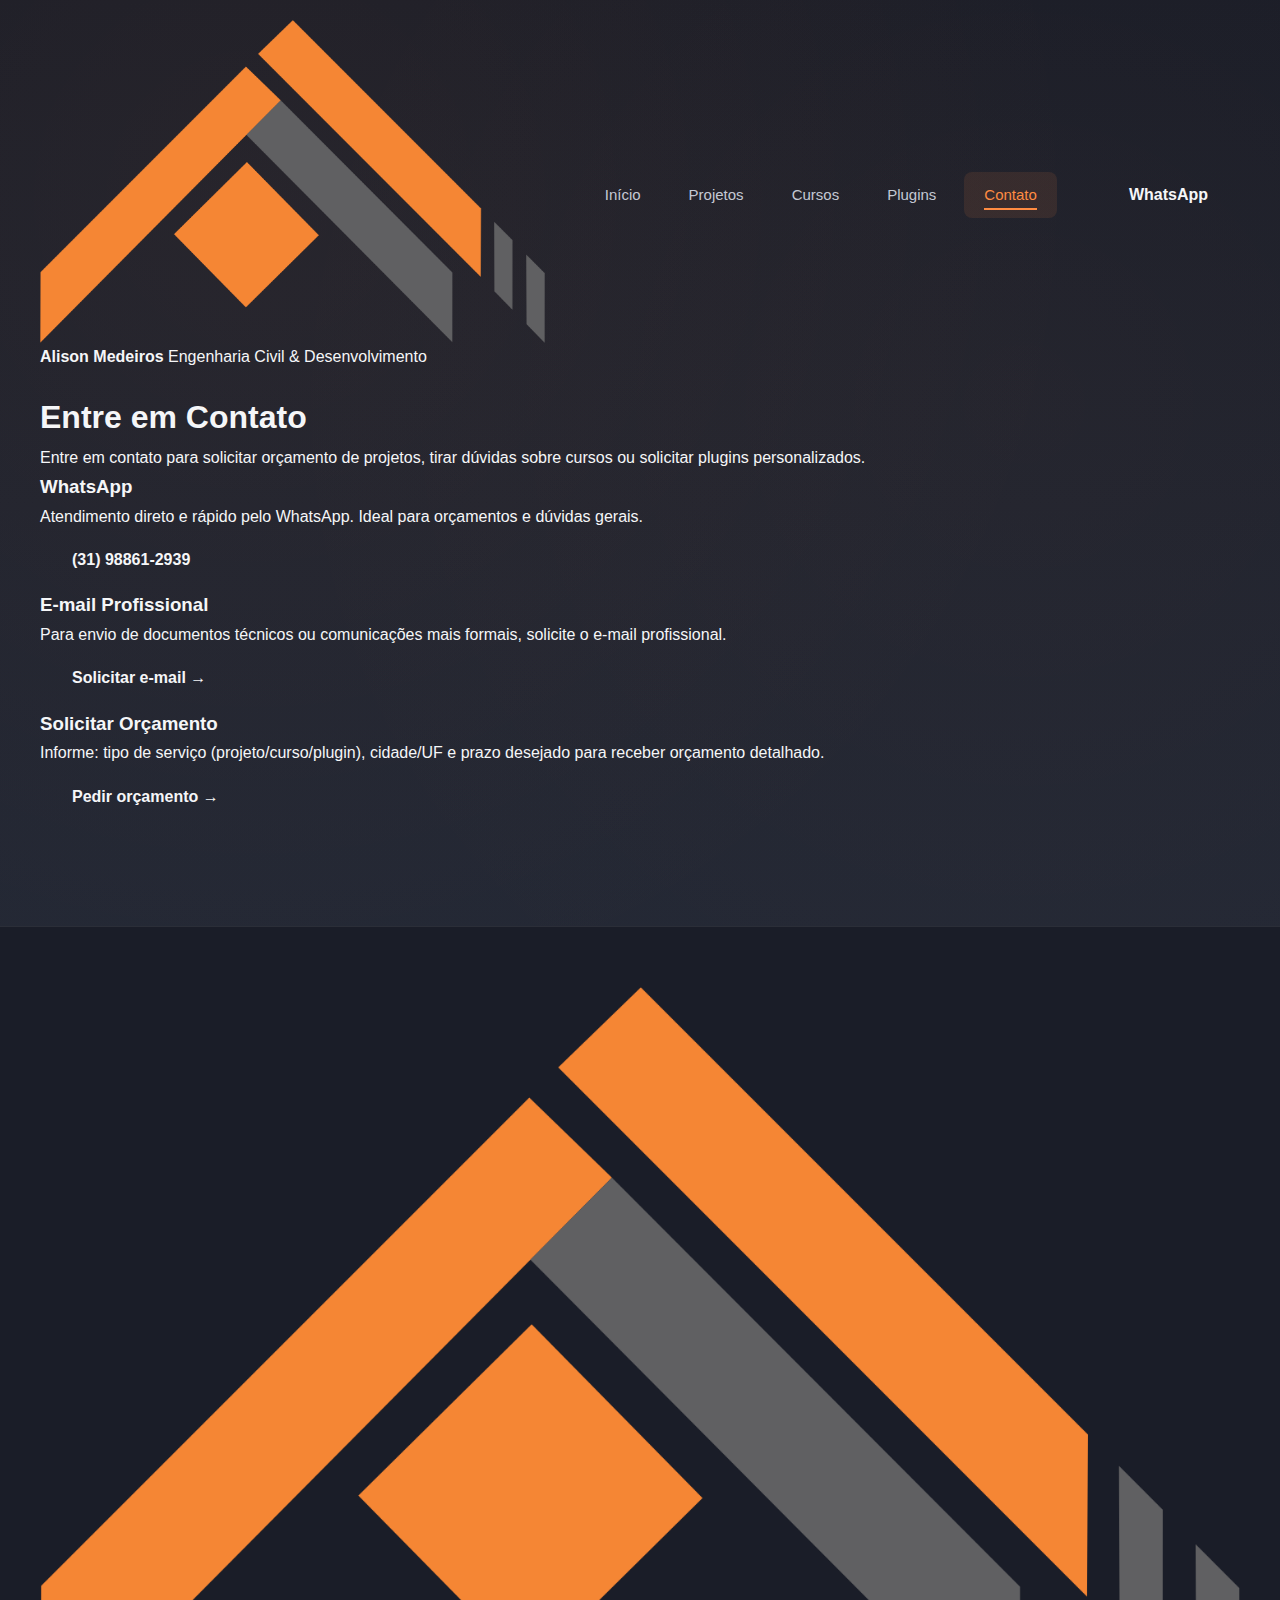
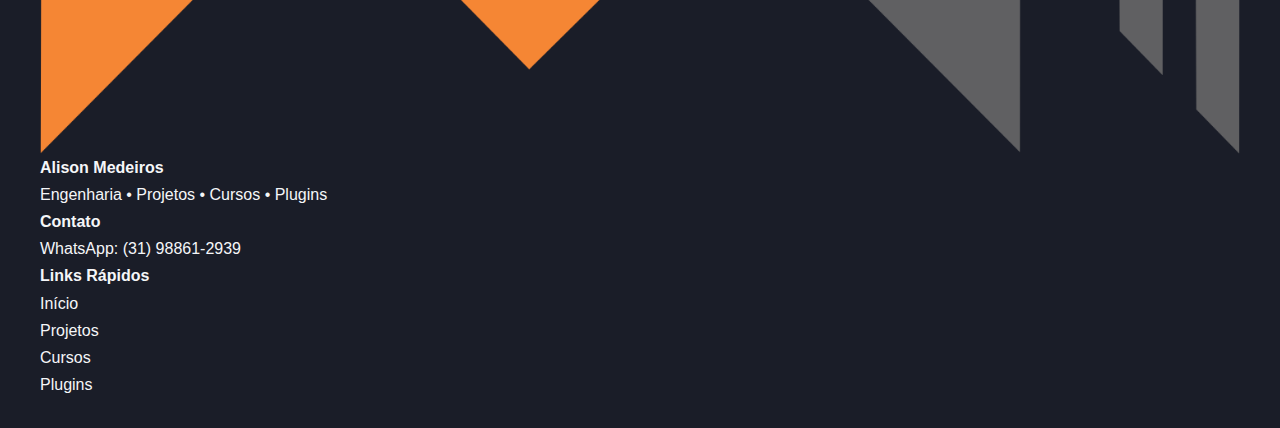
<file: contato.html>
<!DOCTYPE html>
<html lang="pt-br">
<head>
  <meta charset="UTF-8" />
  <meta name="viewport" content="width=device-width, initial-scale=1" />
  <title>Contato | Alison Medeiros</title>
  <meta name="description" content="Contato para projetos, cursos e plugins." />
  <link rel="icon" href="/favicon.ico" />
  <link rel="stylesheet" href="/assets/style.css" />
</head>
<body>
  <header class="topbar">
    <div class="container">
      <div class="nav">
        <a class="brand" href="/index.html">
          <img src="/logo.png" alt="Logo Alison Medeiros" />
          <div class="title">
            <strong>Alison Medeiros</strong>
            <span>Engenharia Civil & Desenvolvimento</span>
          </div>
        </a>

        <nav class="menu">
          <a href="/index.html">Início</a>
          <a href="/projetos.html">Projetos</a>
          <a href="/cursos.html">Cursos</a>
          <a href="/plugins.html">Plugins</a>
          <a class="active" href="/contato.html">Contato</a>
        </nav>

        <div class="actions">
          <a class="btn primary" href="https://wa.me/5531988612939" target="_blank" rel="noopener">
            WhatsApp
          </a>
        </div>
      </div>
    </div>
  </header>

  <main class="container">
    <div class="page-title">
      <h1>Entre em Contato</h1>
      <p>Entre em contato para solicitar orçamento de projetos, tirar dúvidas sobre cursos ou solicitar plugins personalizados.</p>
    </div>

    <div class="grid">
      <div class="tile">
        <h3>WhatsApp</h3>
        <p>Atendimento direto e rápido pelo WhatsApp. Ideal para orçamentos e dúvidas gerais.</p>
        <a class="btn primary" href="https://wa.me/5531988612939" target="_blank" rel="noopener">
          (31) 98861-2939
        </a>
      </div>

      <div class="tile">
        <h3>E-mail Profissional</h3>
        <p>Para envio de documentos técnicos ou comunicações mais formais, solicite o e-mail profissional.</p>
        <a class="btn" href="https://wa.me/5531988612939" target="_blank" rel="noopener">Solicitar e-mail →</a>
      </div>

      <div class="tile">
        <h3>Solicitar Orçamento</h3>
        <p>Informe: tipo de serviço (projeto/curso/plugin), cidade/UF e prazo desejado para receber orçamento detalhado.</p>
        <a class="btn" href="https://wa.me/5531988612939" target="_blank" rel="noopener">Pedir orçamento →</a>
      </div>
    </div>
  </main>

  <footer class="footer">
    <div class="container">
      <div class="fgrid">
        <div class="mini">
          <img src="/logo.png" alt="Logo" />
          <div>
            <strong>Alison Medeiros</strong>
            <div>Engenharia • Projetos • Cursos • Plugins</div>
          </div>
        </div>
        <div>
          <strong>Contato</strong>
          <div><a href="https://wa.me/5531988612939" target="_blank" rel="noopener">WhatsApp: (31) 98861-2939</a></div>
        </div>
        <div>
          <strong>Links Rápidos</strong>
          <div><a href="/index.html">Início</a></div>
          <div><a href="/projetos.html">Projetos</a></div>
          <div><a href="/cursos.html">Cursos</a></div>
          <div><a href="/plugins.html">Plugins</a></div>
        </div>
      </div>
    </div>
  </footer>
</body>
</html>
</file>
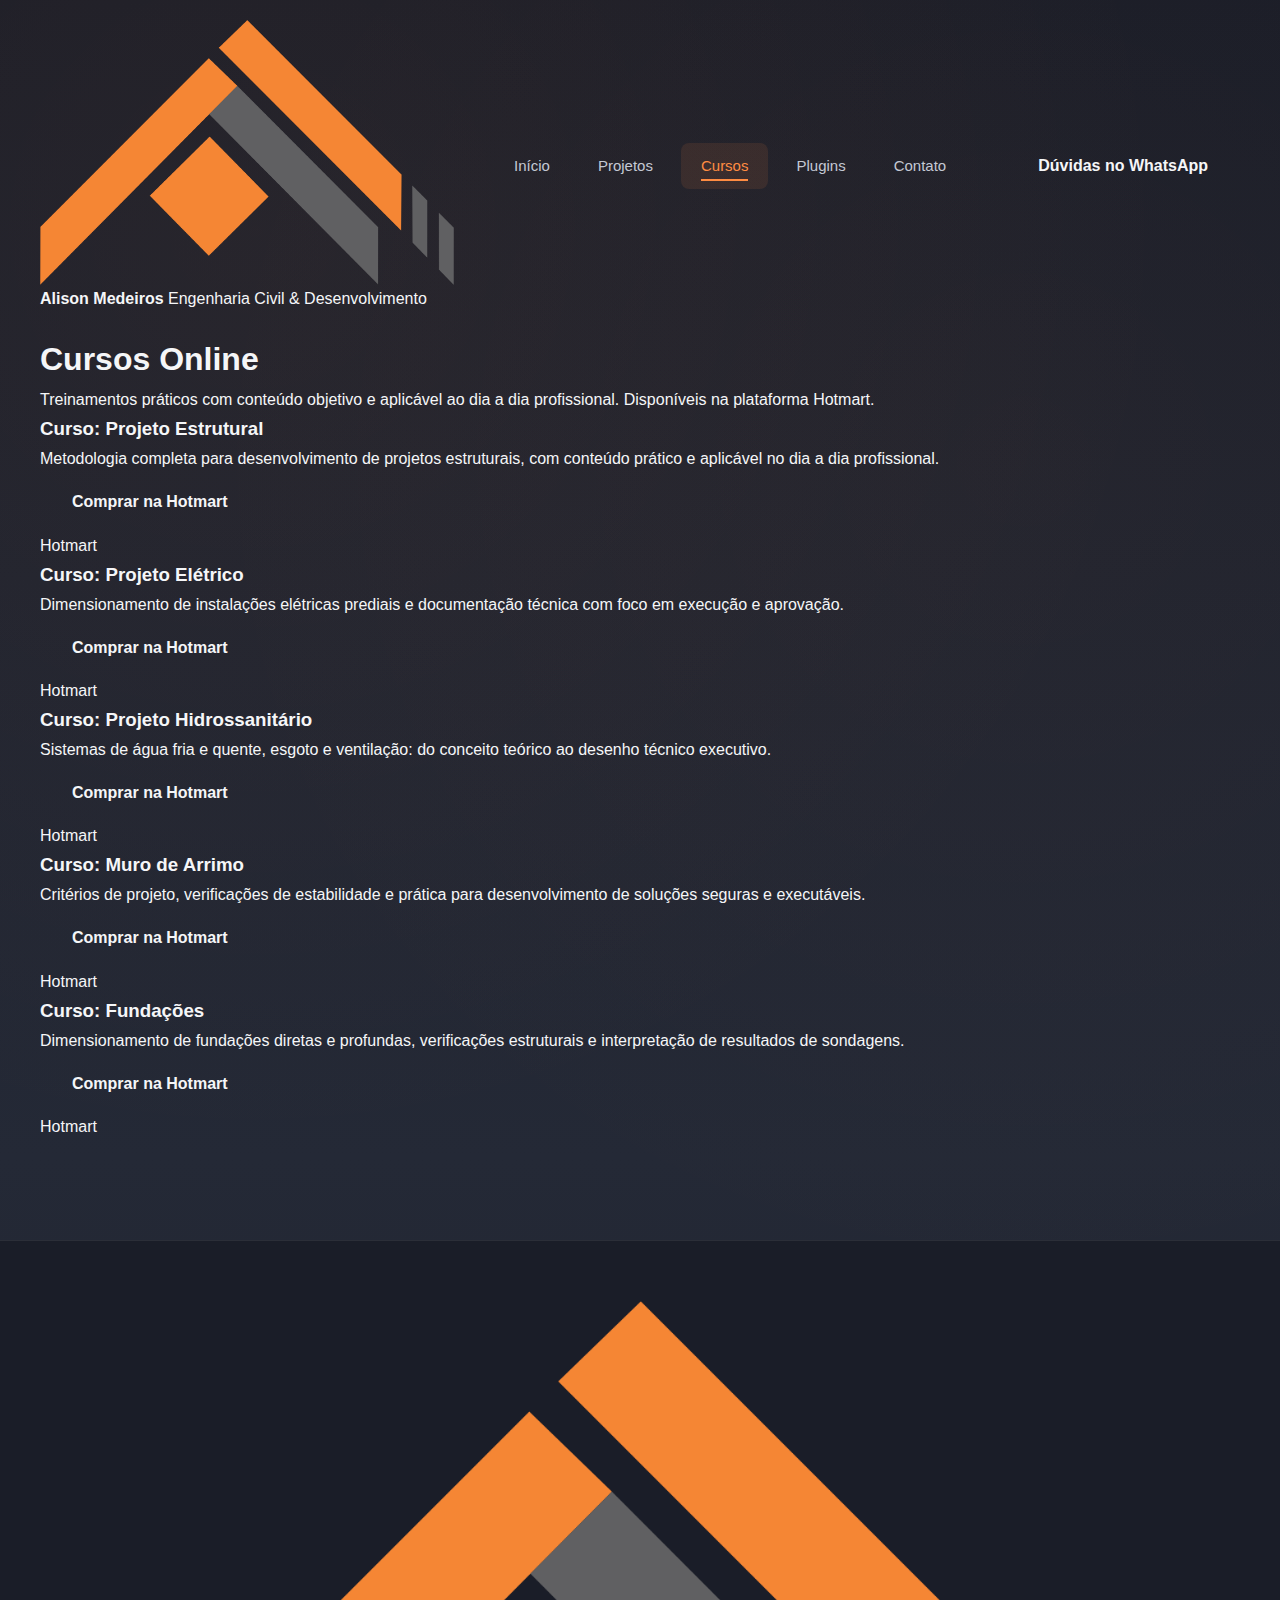
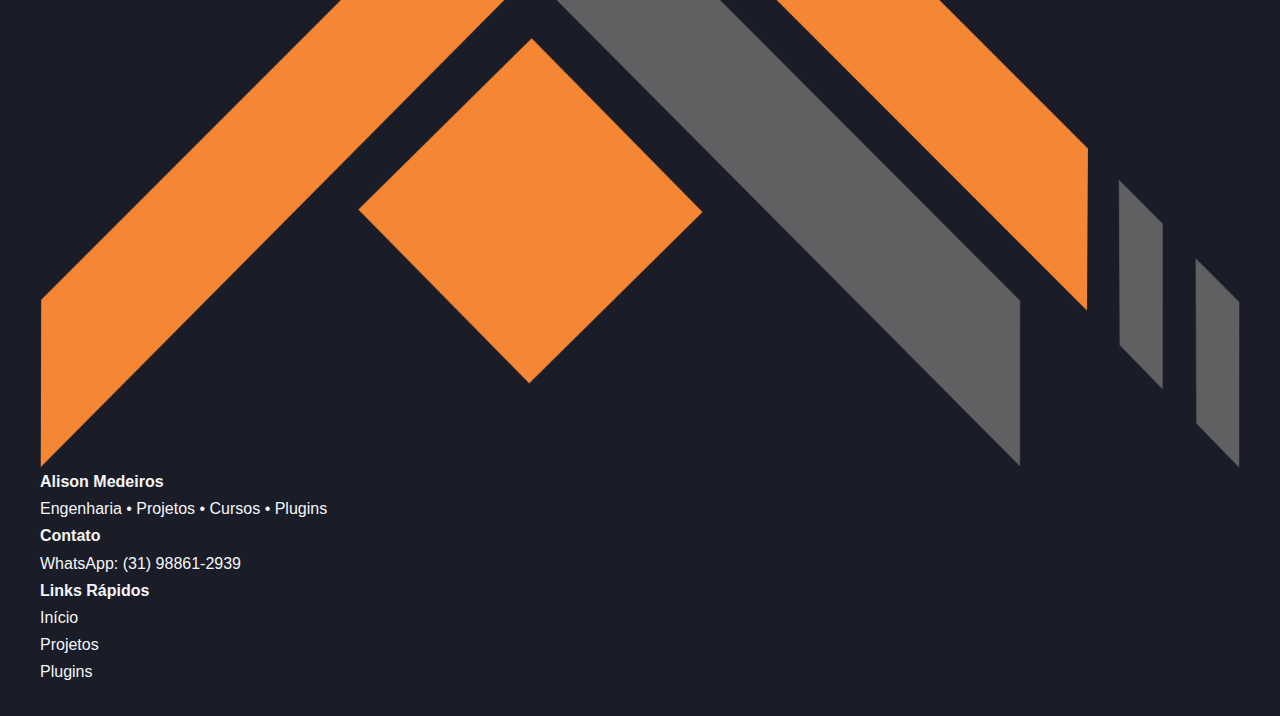
<file: cursos.html>
<!DOCTYPE html>
<html lang="pt-br">
<head>
  <meta charset="UTF-8" />
  <meta name="viewport" content="width=device-width, initial-scale=1" />
  <title>Cursos | Alison Medeiros</title>
  <meta name="description" content="Cursos online: estrutural, elétrico, hidrossanitário, muro de arrimo e fundações." />
  <link rel="icon" href="/favicon.ico" />
  <link rel="stylesheet" href="/assets/style.css" />
</head>
<body>
  <header class="topbar">
    <div class="container">
      <div class="nav">
        <a class="brand" href="/index.html">
          <img src="/logo.png" alt="Logo Alison Medeiros" />
          <div class="title">
            <strong>Alison Medeiros</strong>
            <span>Engenharia Civil & Desenvolvimento</span>
          </div>
        </a>

        <nav class="menu">
          <a href="/index.html">Início</a>
          <a href="/projetos.html">Projetos</a>
          <a class="active" href="/cursos.html">Cursos</a>
          <a href="/plugins.html">Plugins</a>
          <a href="/contato.html">Contato</a>
        </nav>

        <div class="actions">
          <a class="btn primary" href="https://wa.me/5531988612939" target="_blank" rel="noopener">
            Dúvidas no WhatsApp
          </a>
        </div>
      </div>
    </div>
  </header>

  <main class="container">
    <div class="page-title">
      <h1>Cursos Online</h1>
      <p>Treinamentos práticos com conteúdo objetivo e aplicável ao dia a dia profissional. Disponíveis na plataforma Hotmart.</p>
    </div>

    <div class="grid">
      <div class="tile" id="estrutural">
        <h3>Curso: Projeto Estrutural</h3>
        <p>Metodologia completa para desenvolvimento de projetos estruturais, com conteúdo prático e aplicável no dia a dia profissional.</p>
        <a class="btn" href="#" title="Link da Hotmart será adicionado">Comprar na Hotmart</a>
        <div class="tag">Hotmart</div>
      </div>

      <div class="tile" id="eletrico">
        <h3>Curso: Projeto Elétrico</h3>
        <p>Dimensionamento de instalações elétricas prediais e documentação técnica com foco em execução e aprovação.</p>
        <a class="btn" href="#" title="Link da Hotmart será adicionado">Comprar na Hotmart</a>
        <div class="tag">Hotmart</div>
      </div>

      <div class="tile" id="hidro">
        <h3>Curso: Projeto Hidrossanitário</h3>
        <p>Sistemas de água fria e quente, esgoto e ventilação: do conceito teórico ao desenho técnico executivo.</p>
        <a class="btn" href="#" title="Link da Hotmart será adicionado">Comprar na Hotmart</a>
        <div class="tag">Hotmart</div>
      </div>

      <div class="tile" id="muro">
        <h3>Curso: Muro de Arrimo</h3>
        <p>Critérios de projeto, verificações de estabilidade e prática para desenvolvimento de soluções seguras e executáveis.</p>
        <a class="btn" href="#" title="Link da Hotmart será adicionado">Comprar na Hotmart</a>
        <div class="tag">Hotmart</div>
      </div>

      <div class="tile" id="fundacoes">
        <h3>Curso: Fundações</h3>
        <p>Dimensionamento de fundações diretas e profundas, verificações estruturais e interpretação de resultados de sondagens.</p>
        <a class="btn" href="#" title="Link da Hotmart será adicionado">Comprar na Hotmart</a>
        <div class="tag">Hotmart</div>
      </div>
    </div>
  </main>

  <footer class="footer">
    <div class="container">
      <div class="fgrid">
        <div class="mini">
          <img src="/logo.png" alt="Logo" />
          <div>
            <strong>Alison Medeiros</strong>
            <div>Engenharia • Projetos • Cursos • Plugins</div>
          </div>
        </div>
        <div>
          <strong>Contato</strong>
          <div><a href="https://wa.me/5531988612939" target="_blank" rel="noopener">WhatsApp: (31) 98861-2939</a></div>
        </div>
        <div>
          <strong>Links Rápidos</strong>
          <div><a href="/index.html">Início</a></div>
          <div><a href="/projetos.html">Projetos</a></div>
          <div><a href="/plugins.html">Plugins</a></div>
        </div>
      </div>
    </div>
  </footer>
</body>
</html>
</file>
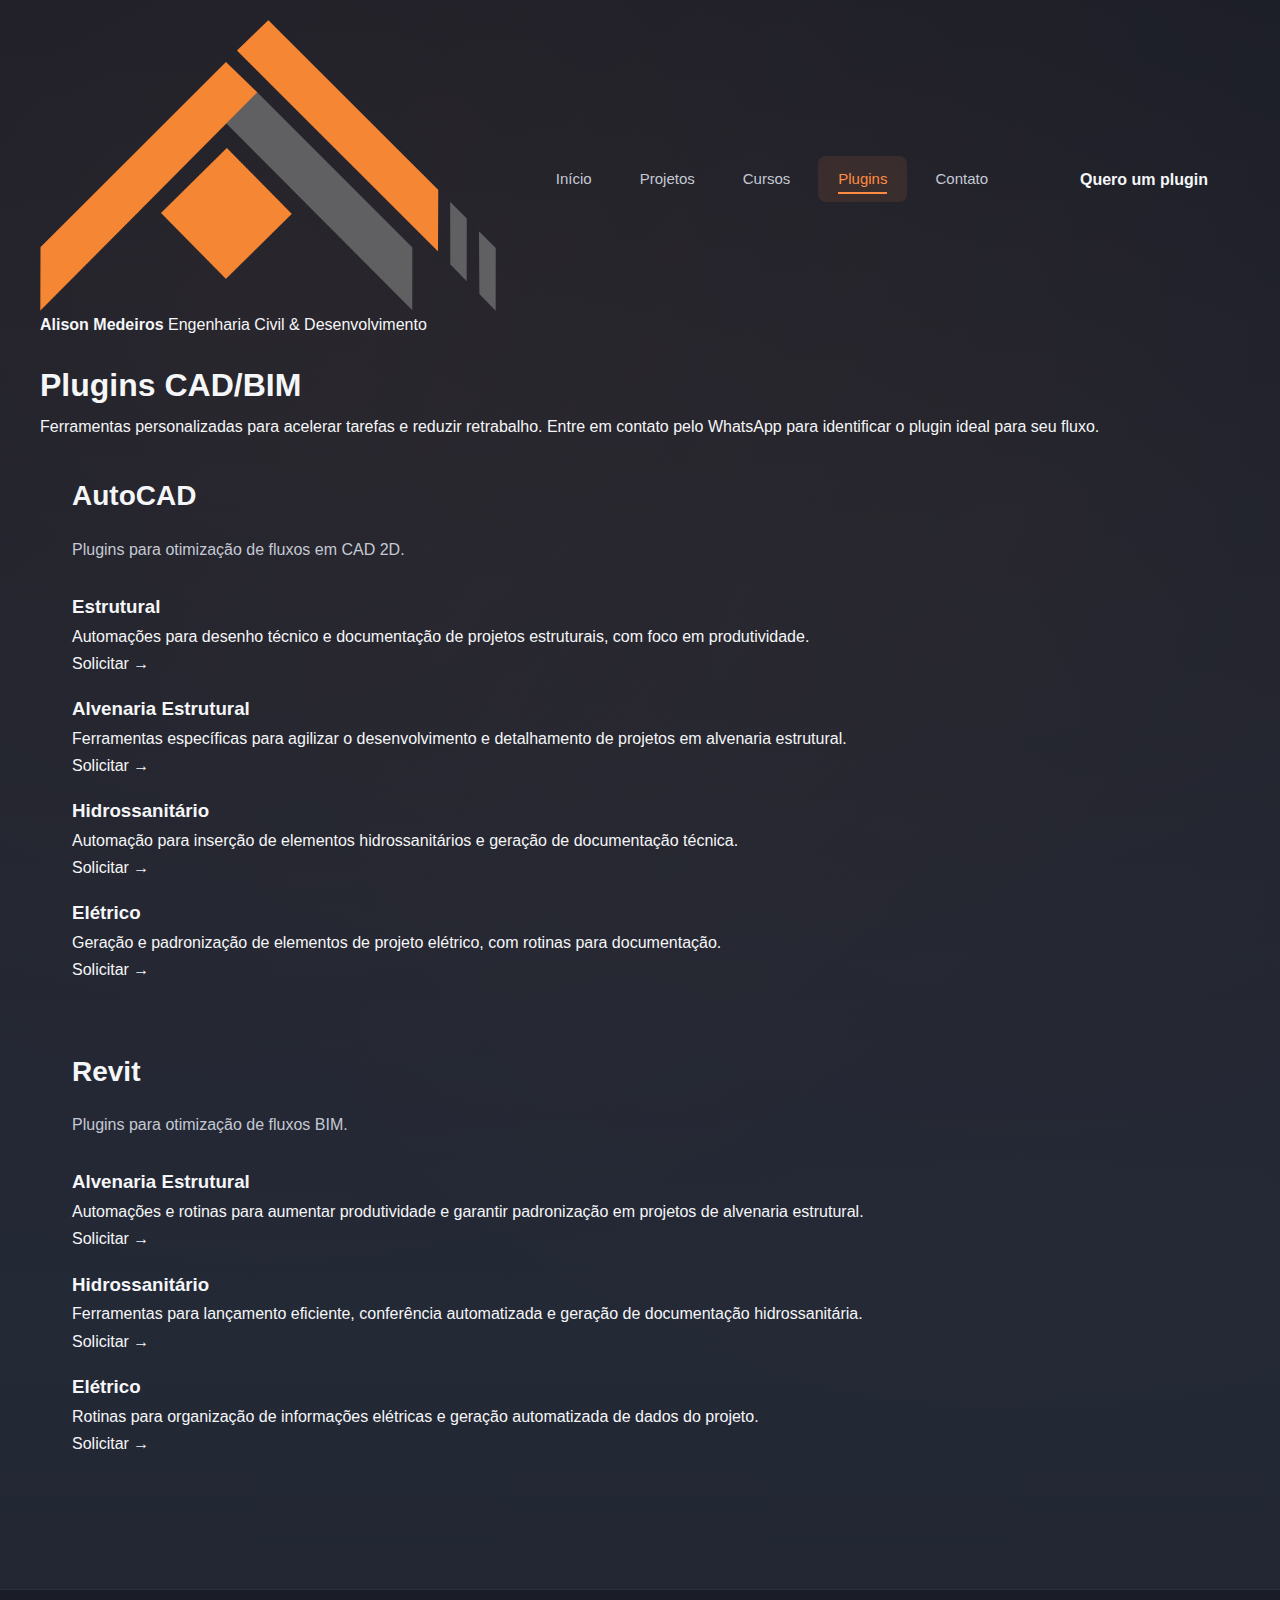
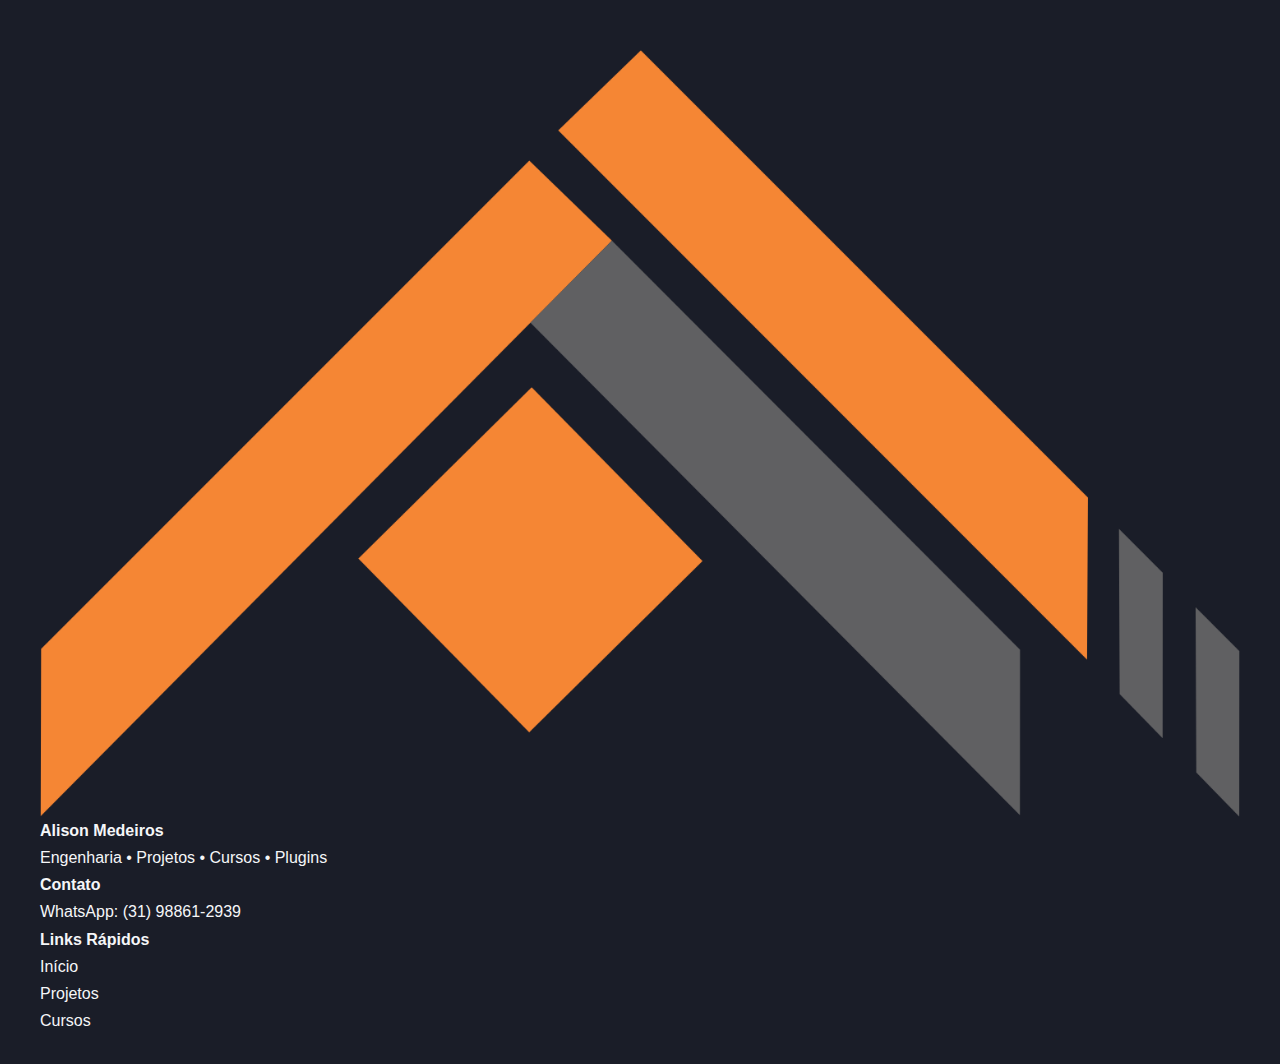
<file: plugins.html>
<!DOCTYPE html>
<html lang="pt-br">
<head>
  <meta charset="UTF-8" />
  <meta name="viewport" content="width=device-width, initial-scale=1" />
  <title>Plugins | Alison Medeiros</title>
  <meta name="description" content="Plugins para AutoCAD e Revit: estrutural, alvenaria estrutural, hidrossanitário e elétrico." />
  <link rel="icon" href="/favicon.ico" />
  <link rel="stylesheet" href="/assets/style.css" />
</head>
<body>
  <header class="topbar">
    <div class="container">
      <div class="nav">
        <a class="brand" href="/index.html">
          <img src="/logo.png" alt="Logo Alison Medeiros" />
          <div class="title">
            <strong>Alison Medeiros</strong>
            <span>Engenharia Civil & Desenvolvimento</span>
          </div>
        </a>

        <nav class="menu">
          <a href="/index.html">Início</a>
          <a href="/projetos.html">Projetos</a>
          <a href="/cursos.html">Cursos</a>
          <a class="active" href="/plugins.html">Plugins</a>
          <a href="/contato.html">Contato</a>
        </nav>

        <div class="actions">
          <a class="btn primary" href="https://wa.me/5531988612939" target="_blank" rel="noopener">
            Quero um plugin
          </a>
        </div>
      </div>
    </div>
  </header>

  <main class="container">
    <div class="page-title">
      <h1>Plugins CAD/BIM</h1>
      <p>Ferramentas personalizadas para acelerar tarefas e reduzir retrabalho. Entre em contato pelo WhatsApp para identificar o plugin ideal para seu fluxo.</p>
    </div>

    <div class="split">
      <div class="card" style="padding: 32px;">
        <h2 style="margin: 0 0 16px; font-size: 28px; font-weight: 700;">AutoCAD</h2>
        <p style="margin: 0 0 28px; color: var(--text-secondary); font-size: 16px;">Plugins para otimização de fluxos em CAD 2D.</p>
        
        <div class="list" id="autocad">
          <div class="tile" style="margin-bottom: 16px;">
            <h3>Estrutural</h3>
            <p>Automações para desenho técnico e documentação de projetos estruturais, com foco em produtividade.</p>
            <a class="link" href="https://wa.me/5531988612939" target="_blank" rel="noopener">Solicitar →</a>
          </div>
          
          <div class="tile" style="margin-bottom: 16px;">
            <h3>Alvenaria Estrutural</h3>
            <p>Ferramentas específicas para agilizar o desenvolvimento e detalhamento de projetos em alvenaria estrutural.</p>
            <a class="link" href="https://wa.me/5531988612939" target="_blank" rel="noopener">Solicitar →</a>
          </div>
          
          <div class="tile" style="margin-bottom: 16px;">
            <h3>Hidrossanitário</h3>
            <p>Automação para inserção de elementos hidrossanitários e geração de documentação técnica.</p>
            <a class="link" href="https://wa.me/5531988612939" target="_blank" rel="noopener">Solicitar →</a>
          </div>
          
          <div class="tile">
            <h3>Elétrico</h3>
            <p>Geração e padronização de elementos de projeto elétrico, com rotinas para documentação.</p>
            <a class="link" href="https://wa.me/5531988612939" target="_blank" rel="noopener">Solicitar →</a>
          </div>
        </div>
      </div>

      <div class="card" style="padding: 32px;">
        <h2 style="margin: 0 0 16px; font-size: 28px; font-weight: 700;">Revit</h2>
        <p style="margin: 0 0 28px; color: var(--text-secondary); font-size: 16px;">Plugins para otimização de fluxos BIM.</p>
        
        <div class="list" id="revit">
          <div class="tile" style="margin-bottom: 16px;">
            <h3>Alvenaria Estrutural</h3>
            <p>Automações e rotinas para aumentar produtividade e garantir padronização em projetos de alvenaria estrutural.</p>
            <a class="link" href="https://wa.me/5531988612939" target="_blank" rel="noopener">Solicitar →</a>
          </div>
          
          <div class="tile" style="margin-bottom: 16px;">
            <h3>Hidrossanitário</h3>
            <p>Ferramentas para lançamento eficiente, conferência automatizada e geração de documentação hidrossanitária.</p>
            <a class="link" href="https://wa.me/5531988612939" target="_blank" rel="noopener">Solicitar →</a>
          </div>
          
          <div class="tile">
            <h3>Elétrico</h3>
            <p>Rotinas para organização de informações elétricas e geração automatizada de dados do projeto.</p>
            <a class="link" href="https://wa.me/5531988612939" target="_blank" rel="noopener">Solicitar →</a>
          </div>
        </div>
      </div>
    </div>
  </main>

  <footer class="footer">
    <div class="container">
      <div class="fgrid">
        <div class="mini">
          <img src="/logo.png" alt="Logo" />
          <div>
            <strong>Alison Medeiros</strong>
            <div>Engenharia • Projetos • Cursos • Plugins</div>
          </div>
        </div>
        <div>
          <strong>Contato</strong>
          <div><a href="https://wa.me/5531988612939" target="_blank" rel="noopener">WhatsApp: (31) 98861-2939</a></div>
        </div>
        <div>
          <strong>Links Rápidos</strong>
          <div><a href="/index.html">Início</a></div>
          <div><a href="/projetos.html">Projetos</a></div>
          <div><a href="/cursos.html">Cursos</a></div>
        </div>
      </div>
    </div>
  </footer>
</body>
</html>
</file>
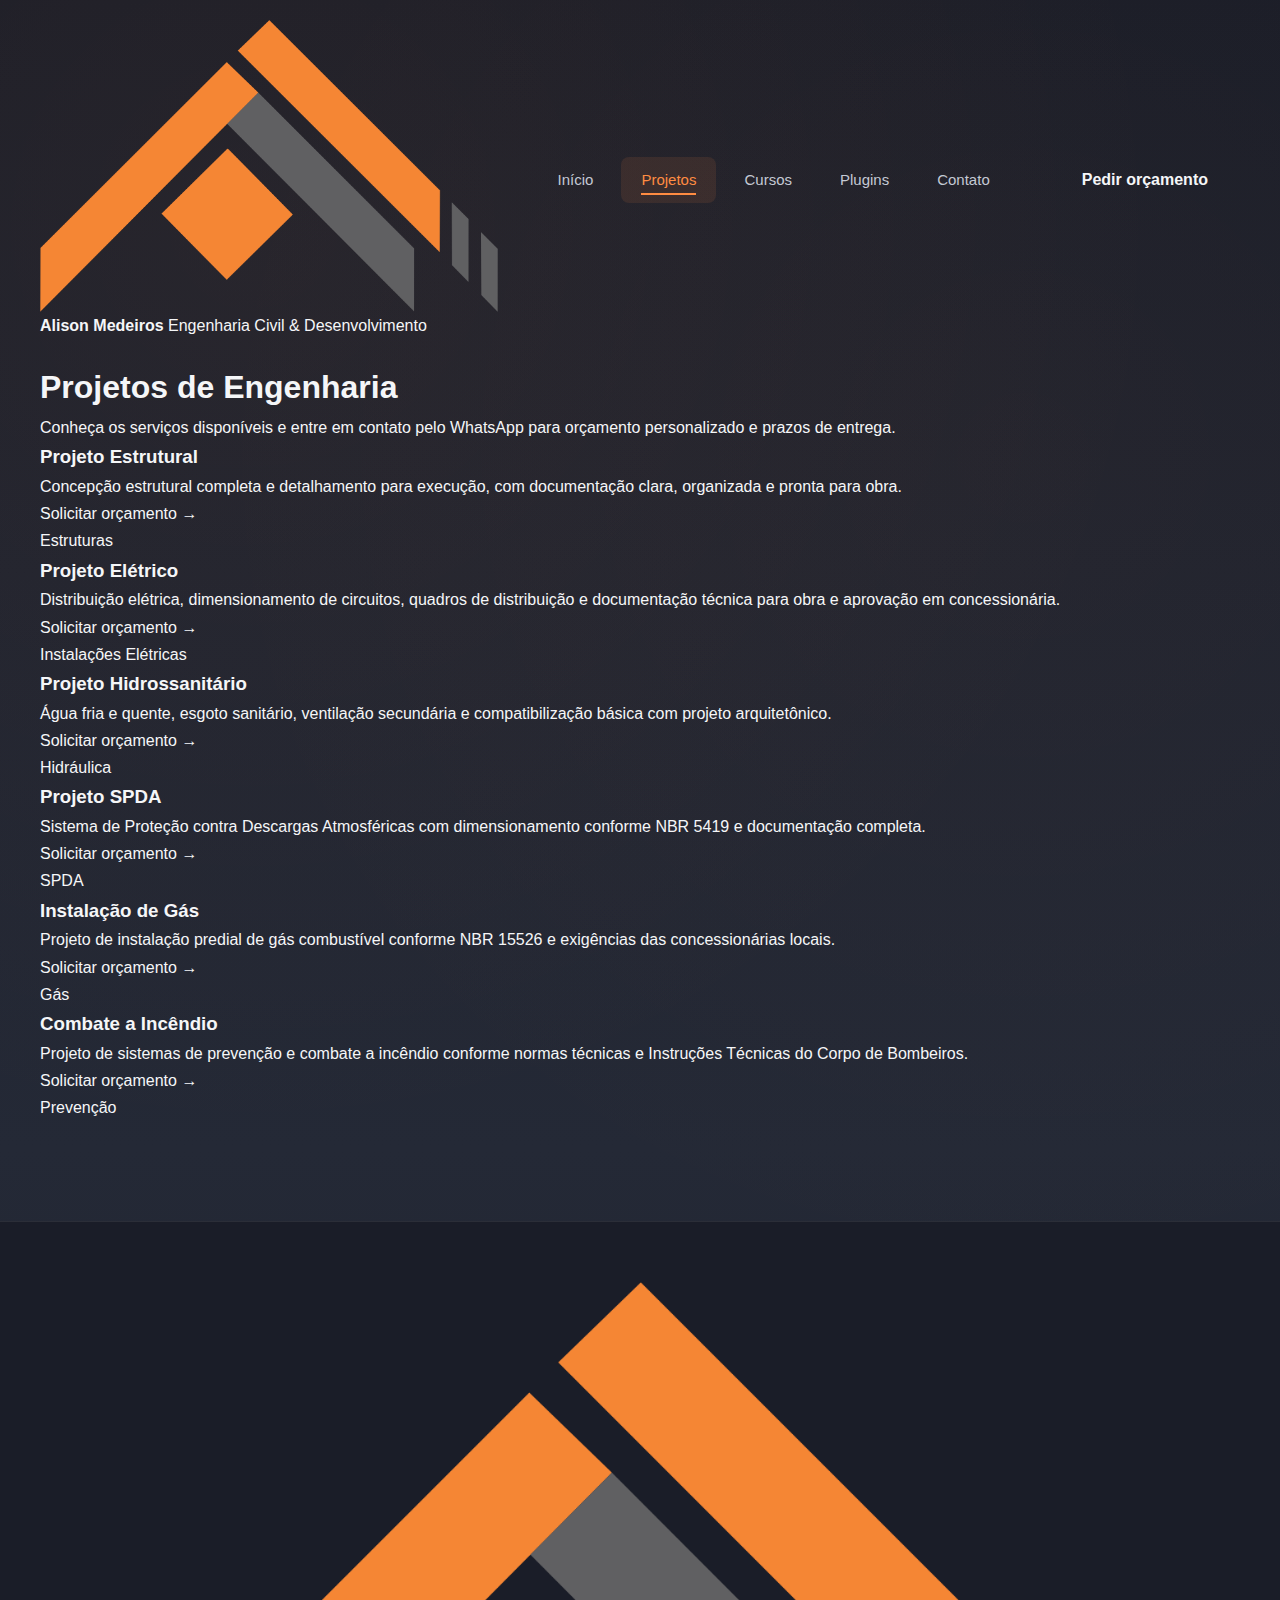
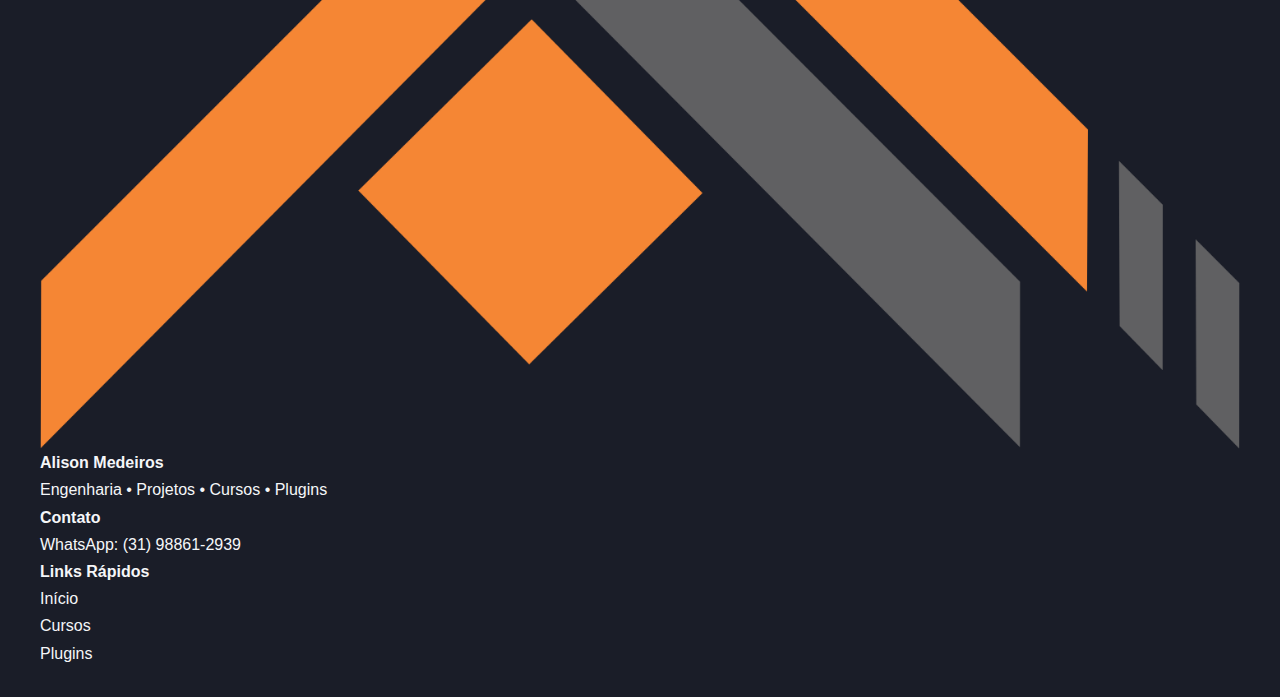
<file: projetos.html>
<!DOCTYPE html>
<html lang="pt-br">
<head>
  <meta charset="UTF-8" />
  <meta name="viewport" content="width=device-width, initial-scale=1" />
  <title>Projetos | Alison Medeiros</title>
  <meta name="description" content="Projetos: estrutural, elétrico, hidrossanitário, SPDA, gás e combate a incêndio." />
  <link rel="icon" href="/favicon.ico" />
  <link rel="stylesheet" href="/assets/style.css" />
</head>
<body>
  <header class="topbar">
    <div class="container">
      <div class="nav">
        <a class="brand" href="/index.html">
          <img src="/logo.png" alt="Logo Alison Medeiros" />
          <div class="title">
            <strong>Alison Medeiros</strong>
            <span>Engenharia Civil & Desenvolvimento</span>
          </div>
        </a>

        <nav class="menu">
          <a href="/index.html">Início</a>
          <a class="active" href="/projetos.html">Projetos</a>
          <a href="/cursos.html">Cursos</a>
          <a href="/plugins.html">Plugins</a>
          <a href="/contato.html">Contato</a>
        </nav>

        <div class="actions">
          <a class="btn primary" href="https://wa.me/5531988612939" target="_blank" rel="noopener">
            Pedir orçamento
          </a>
        </div>
      </div>
    </div>
  </header>

  <main class="container">
    <div class="page-title">
      <h1>Projetos de Engenharia</h1>
      <p>Conheça os serviços disponíveis e entre em contato pelo WhatsApp para orçamento personalizado e prazos de entrega.</p>
    </div>

    <div class="grid">
      <div class="tile" id="estrutural">
        <h3>Projeto Estrutural</h3>
        <p>Concepção estrutural completa e detalhamento para execução, com documentação clara, organizada e pronta para obra.</p>
        <a class="link" href="https://wa.me/5531988612939" target="_blank" rel="noopener">Solicitar orçamento →</a>
        <div class="tag">Estruturas</div>
      </div>

      <div class="tile" id="eletrico">
        <h3>Projeto Elétrico</h3>
        <p>Distribuição elétrica, dimensionamento de circuitos, quadros de distribuição e documentação técnica para obra e aprovação em concessionária.</p>
        <a class="link" href="https://wa.me/5531988612939" target="_blank" rel="noopener">Solicitar orçamento →</a>
        <div class="tag">Instalações Elétricas</div>
      </div>

      <div class="tile" id="hidro">
        <h3>Projeto Hidrossanitário</h3>
        <p>Água fria e quente, esgoto sanitário, ventilação secundária e compatibilização básica com projeto arquitetônico.</p>
        <a class="link" href="https://wa.me/5531988612939" target="_blank" rel="noopener">Solicitar orçamento →</a>
        <div class="tag">Hidráulica</div>
      </div>

      <div class="tile" id="spda">
        <h3>Projeto SPDA</h3>
        <p>Sistema de Proteção contra Descargas Atmosféricas com dimensionamento conforme NBR 5419 e documentação completa.</p>
        <a class="link" href="https://wa.me/5531988612939" target="_blank" rel="noopener">Solicitar orçamento →</a>
        <div class="tag">SPDA</div>
      </div>

      <div class="tile" id="gas">
        <h3>Instalação de Gás</h3>
        <p>Projeto de instalação predial de gás combustível conforme NBR 15526 e exigências das concessionárias locais.</p>
        <a class="link" href="https://wa.me/5531988612939" target="_blank" rel="noopener">Solicitar orçamento →</a>
        <div class="tag">Gás</div>
      </div>

      <div class="tile" id="incendio">
        <h3>Combate a Incêndio</h3>
        <p>Projeto de sistemas de prevenção e combate a incêndio conforme normas técnicas e Instruções Técnicas do Corpo de Bombeiros.</p>
        <a class="link" href="https://wa.me/5531988612939" target="_blank" rel="noopener">Solicitar orçamento →</a>
        <div class="tag">Prevenção</div>
      </div>
    </div>
  </main>

  <footer class="footer">
    <div class="container">
      <div class="fgrid">
        <div class="mini">
          <img src="/logo.png" alt="Logo" />
          <div>
            <strong>Alison Medeiros</strong>
            <div>Engenharia • Projetos • Cursos • Plugins</div>
          </div>
        </div>
        <div>
          <strong>Contato</strong>
          <div><a href="https://wa.me/5531988612939" target="_blank" rel="noopener">WhatsApp: (31) 98861-2939</a></div>
        </div>
        <div>
          <strong>Links Rápidos</strong>
          <div><a href="/index.html">Início</a></div>
          <div><a href="/cursos.html">Cursos</a></div>
          <div><a href="/plugins.html">Plugins</a></div>
        </div>
      </div>
    </div>
  </footer>
</body>
</html>
</file>
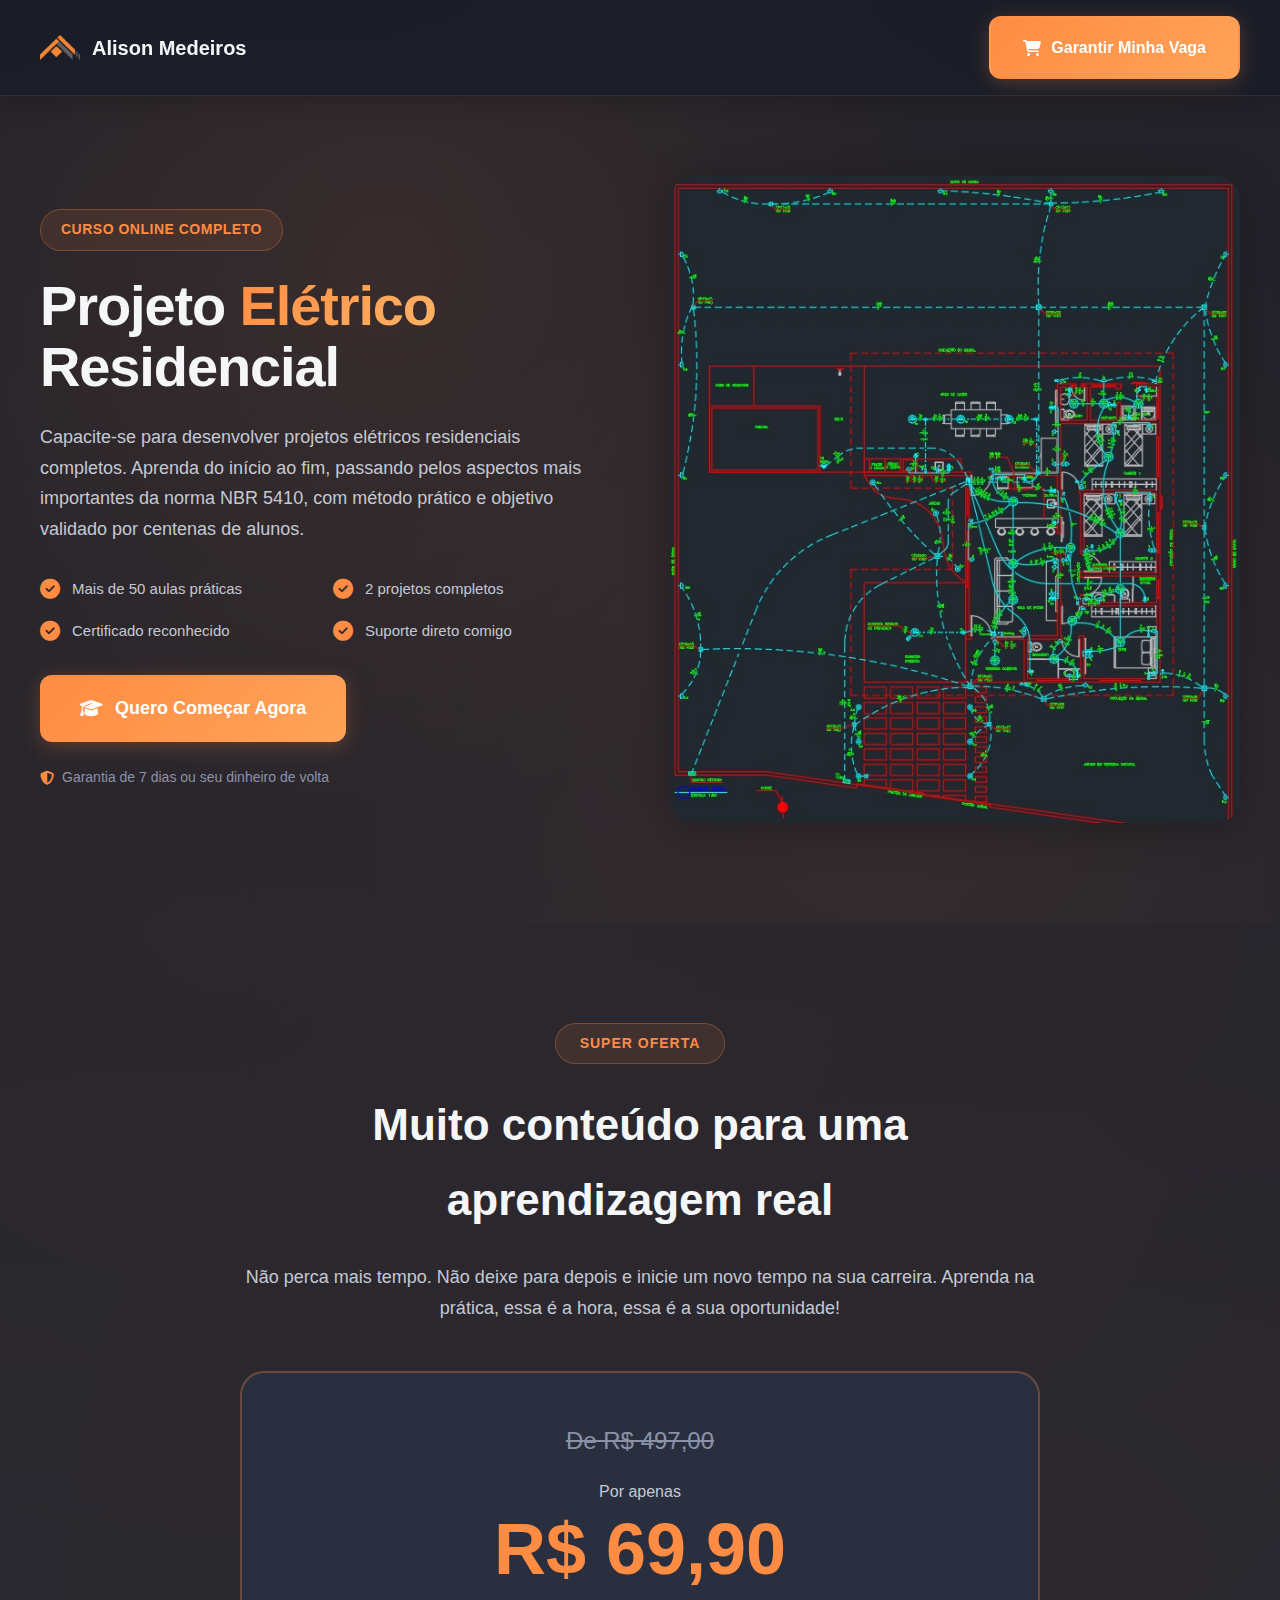
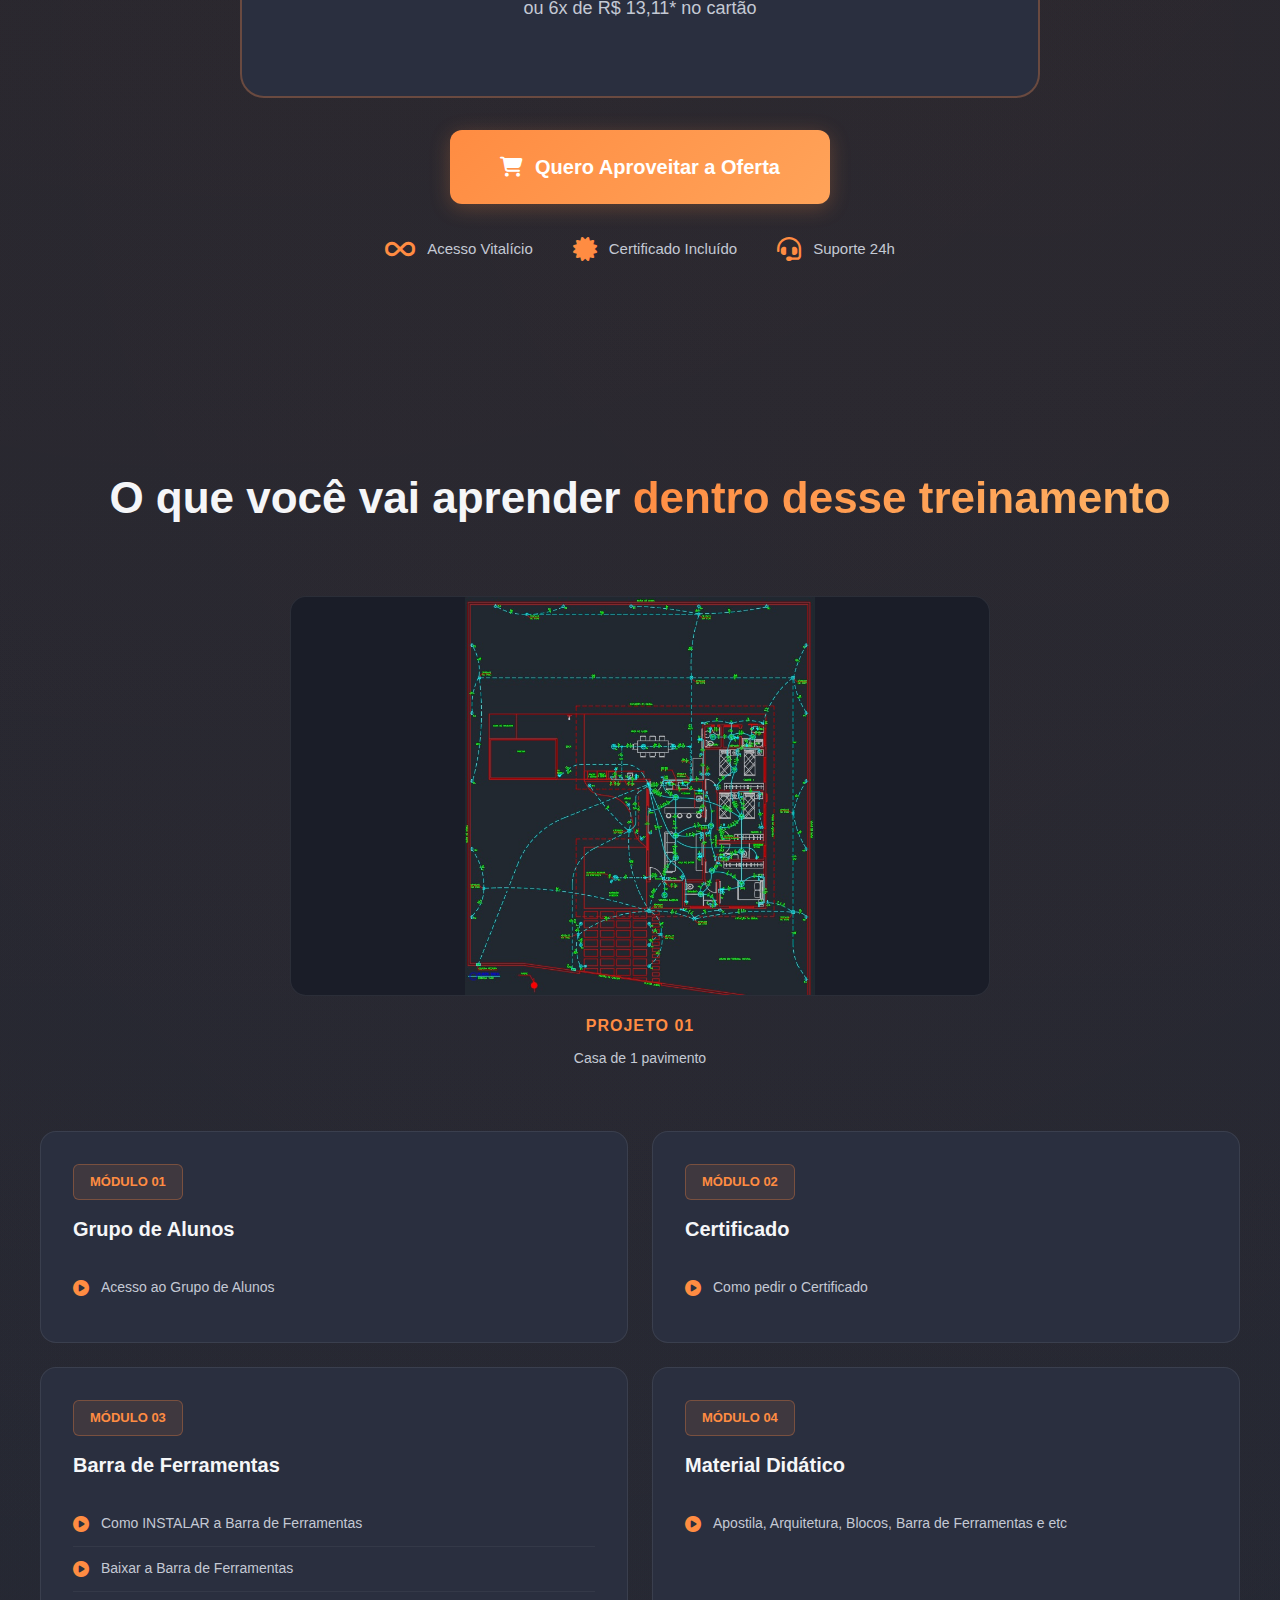
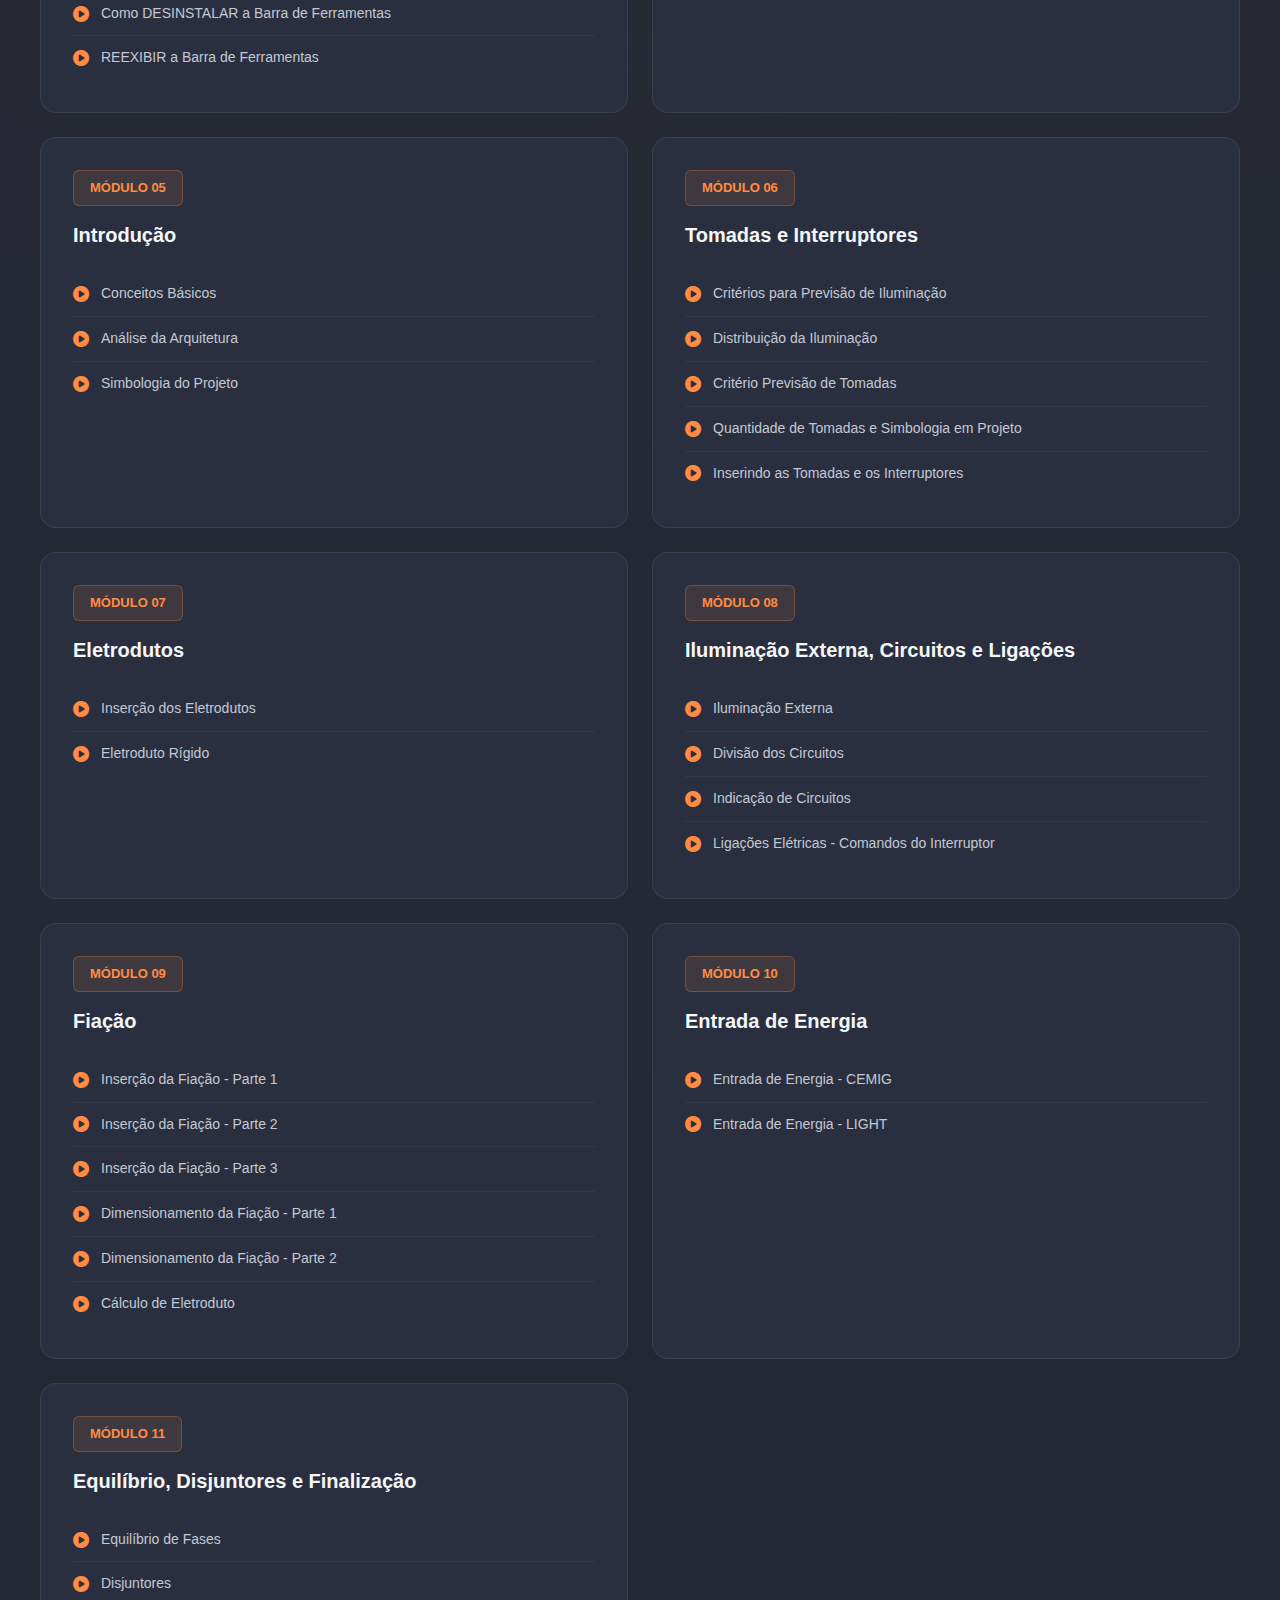
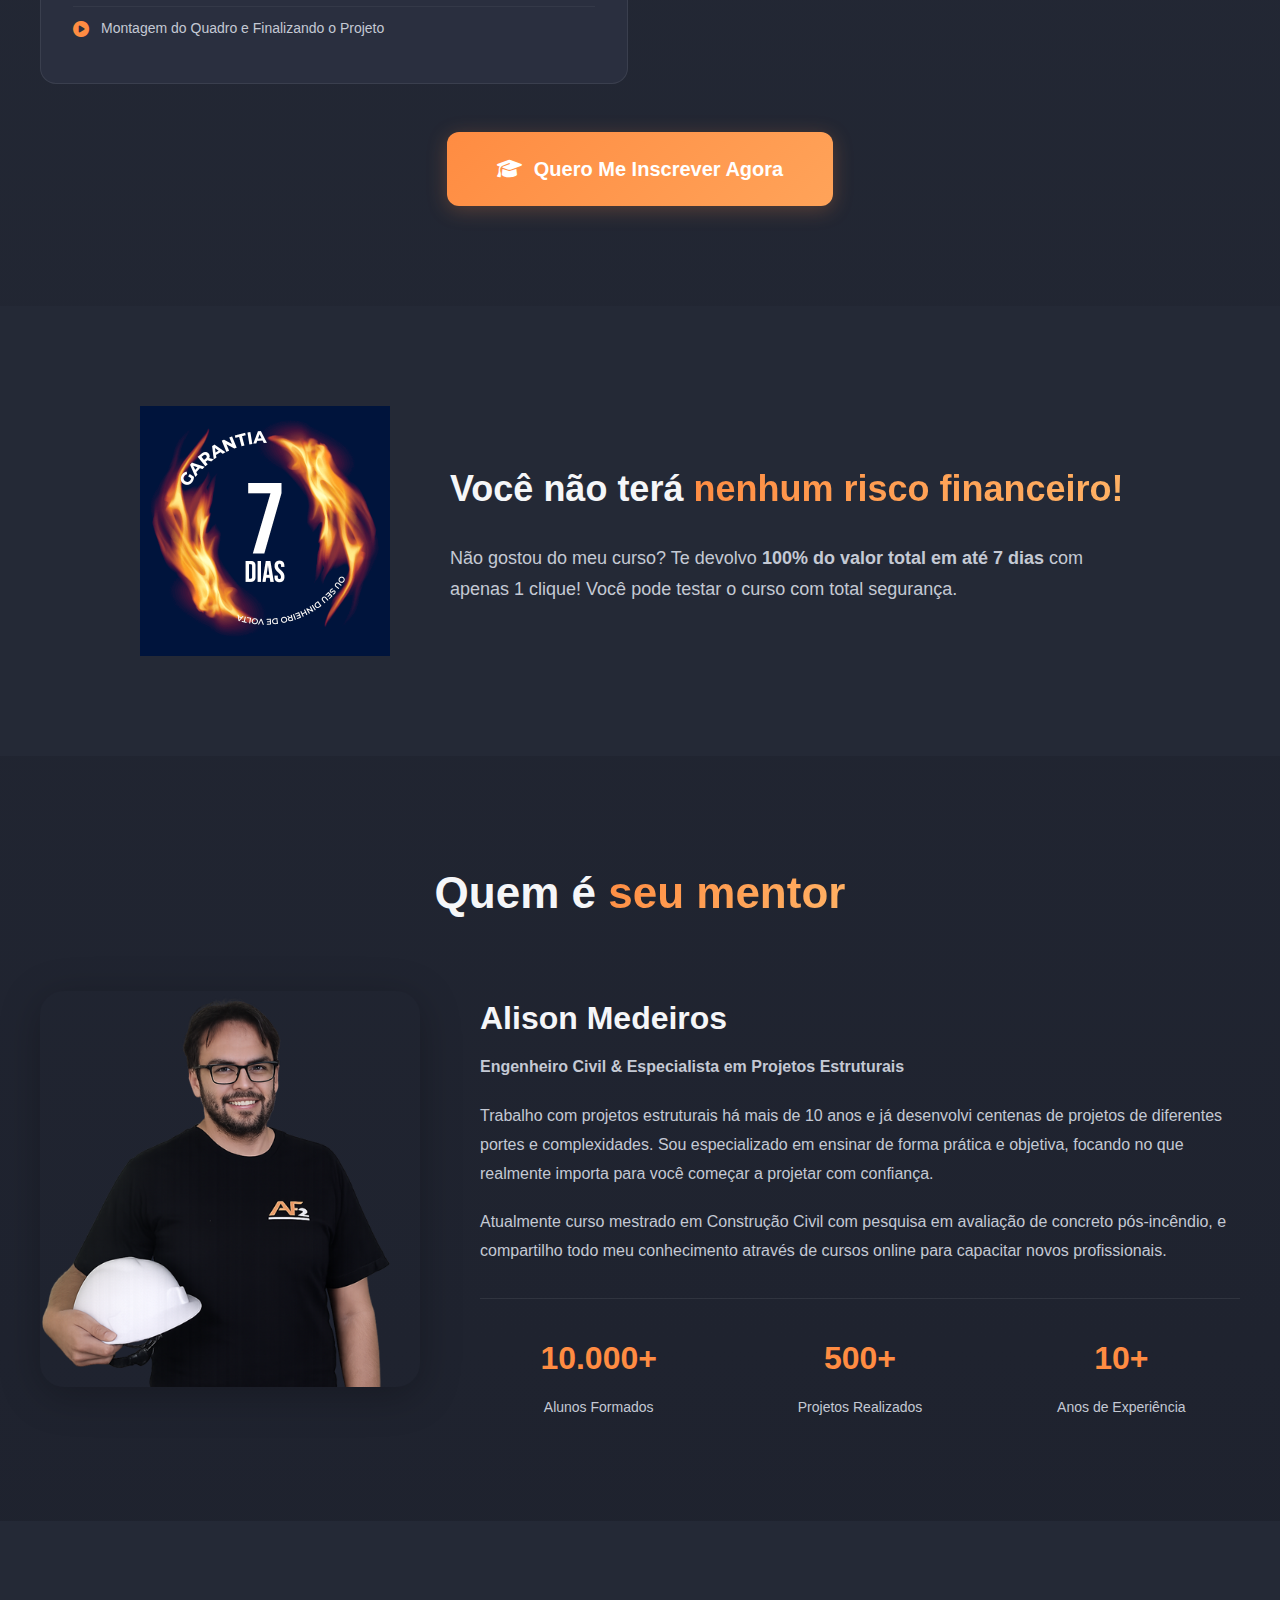
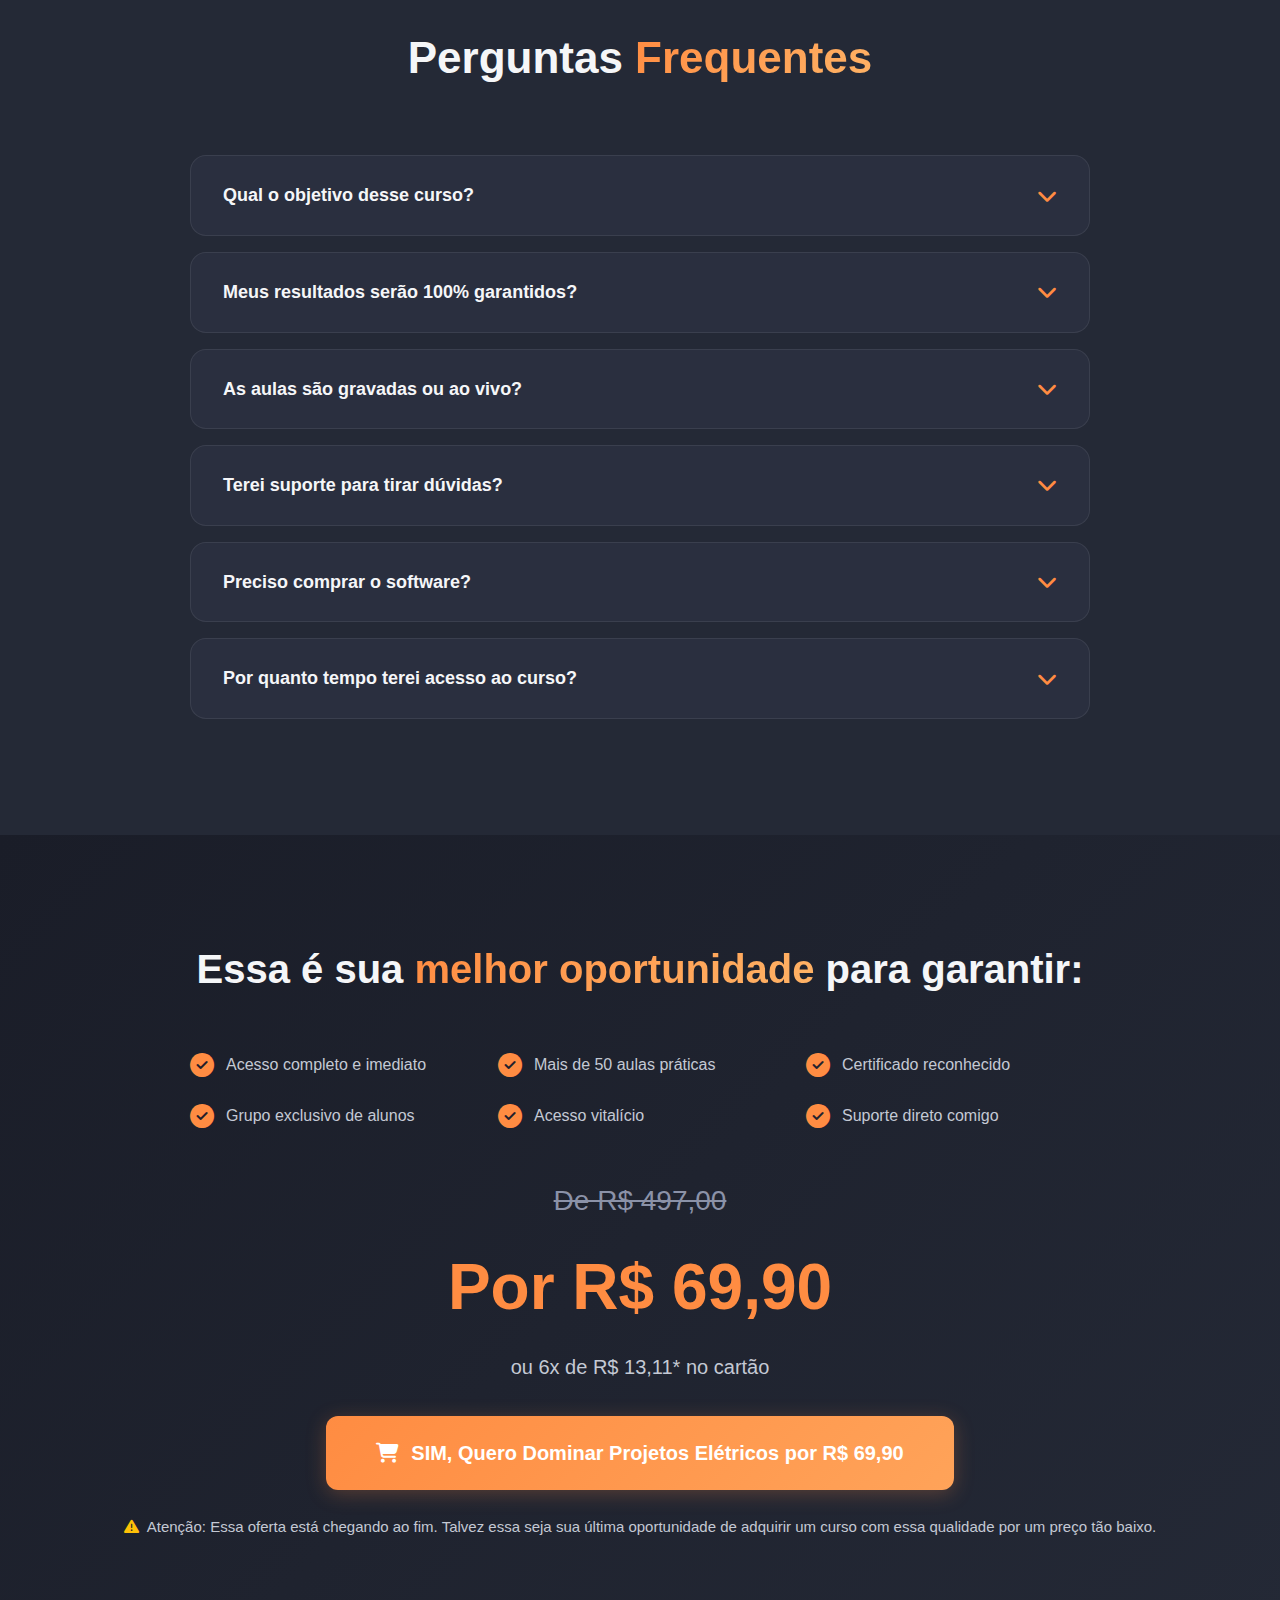
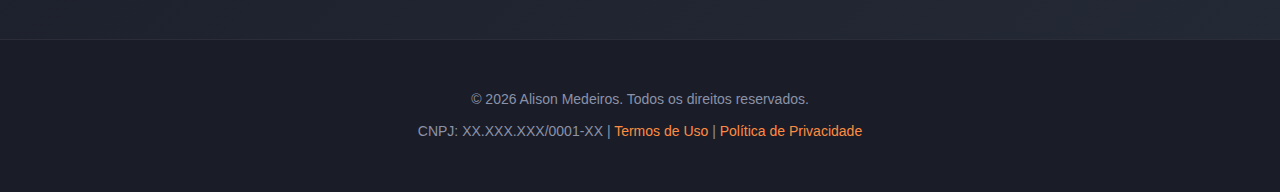
<file: cursos/eletrico.html>
<!DOCTYPE html>
<html lang="pt-br">
<head>
  <meta charset="UTF-8">
  <meta name="viewport" content="width=device-width, initial-scale=1.0">
  <title>Projeto Elétrico Residencial - Alison Medeiros</title>
  <meta name="description" content="O curso de projeto elétrico básico tem como objetivo capacitar alunos iniciantes ou que queiram começar a trabalhar com o projeto elétrico. Durante o curso é feito um projeto do início ao fim de uma residência, passando pelos aspectos mais importantes da norma NBR 5410.">
  <link rel="icon" href="../public/favicon.ico">
  <link rel="stylesheet" href="../assets/style.css">
  <link rel="stylesheet" href="../assets/eletrico.css">
  <link rel="stylesheet" href="https://cdnjs.cloudflare.com/ajax/libs/font-awesome/6.4.0/css/all.min.css">
</head>
<body>
  <!-- Header Simples -->
  <header class="header-sales">
    <div class="container">
      <a href="../index.html" class="logo-sales">
        <img src="../public/logo.png" alt="Logo Alison Medeiros" class="logo-image">
        <span>Alison Medeiros</span>
      </a>
      <a href="https://go.hotmart.com/S80176865F?dp=1" class="btn btn-primary">
        <i class="fas fa-shopping-cart"></i>
        Garantir Minha Vaga
      </a>
    </div>
  </header>

  <!-- Hero Section -->
  <section class="hero-sales">
    <div class="container">
      <div class="hero-sales-content">
        <span class="badge-sales">Curso Online Completo</span>
        <h1>Projeto <span class="highlight">Elétrico</span> Residencial</h1>
        <p class="hero-subtitle">
          Capacite-se para desenvolver projetos elétricos residenciais completos. 
          Aprenda do início ao fim, passando pelos aspectos mais importantes da norma NBR 5410, 
          com método prático e objetivo validado por centenas de alunos.
        </p>
        
        <div class="hero-benefits">
          <div class="benefit-item">
            <i class="fas fa-check-circle"></i>
            <span>Mais de 50 aulas práticas</span>
          </div>
          <div class="benefit-item">
            <i class="fas fa-check-circle"></i>
            <span>2 projetos completos</span>
          </div>
          <div class="benefit-item">
            <i class="fas fa-check-circle"></i>
            <span>Certificado reconhecido</span>
          </div>
          <div class="benefit-item">
            <i class="fas fa-check-circle"></i>
            <span>Suporte direto comigo</span>
          </div>
        </div>

        <a href="#oferta" class="btn btn-cta">
          <i class="fas fa-graduation-cap"></i>
          Quero Começar Agora
        </a>

        <p class="hero-guarantee">
          <i class="fas fa-shield-alt"></i>
          Garantia de 7 dias ou seu dinheiro de volta
        </p>
      </div>

      <div class="hero-sales-image">
        <img src="../imagens/curso-eletrico-hero.jpg" alt="Projeto Elétrico Residencial">
      </div>
    </div>
  </section>

  <!-- Oferta Section -->
  <section id="oferta" class="oferta-section">
    <div class="container">
      <div class="oferta-content">
        <span class="oferta-label">SUPER OFERTA</span>
        <h2>Muito conteúdo para uma aprendizagem real</h2>
        <p>
          Não perca mais tempo. Não deixe para depois e inicie um novo tempo na sua carreira. 
          Aprenda na prática, essa é a hora, essa é a sua oportunidade!
        </p>

        <div class="oferta-pricing">
          <div class="price-old">
            <span>De R$ 497,00</span>
          </div>
          <div class="price-new">
            <span class="price-label">Por apenas</span>
            <div class="price-value">R$ 69,90</div>
            <span class="price-installment">ou 6x de R$ 13,11* no cartão</span>
          </div>
        </div>

        <a href="https://go.hotmart.com/S80176865F?dp=1" class="btn btn-cta btn-large">
          <i class="fas fa-shopping-cart"></i>
          Quero Aproveitar a Oferta
        </a>

        <div class="oferta-features">
          <div class="feature-item">
            <i class="fas fa-infinity"></i>
            <span>Acesso Vitalício</span>
          </div>
          <div class="feature-item">
            <i class="fas fa-certificate"></i>
            <span>Certificado Incluído</span>
          </div>
          <div class="feature-item">
            <i class="fas fa-headset"></i>
            <span>Suporte 24h</span>
          </div>
        </div>
      </div>
    </div>
  </section>

  <!-- Depoimentos Section -->
  <!-- Conteúdo do Curso -->
  <section class="conteudo-section">
    <div class="container">
      <div class="section-header-sales">
        <h2>O que você vai aprender <span class="highlight">dentro desse treinamento</span></h2>
      </div>

      <div class="projetos-exemplos" style="display: flex; justify-content: center; max-width: 700px; margin: 0 auto 60px;">
        <div class="projeto-exemplo" style="width: 100%;">
          <img src="../imagens/projeto-eletrico-1.jpg" alt="Casa de 1 pavimento" style="height: 400px;">
          <h3>Projeto 01</h3>
          <p>Casa de 1 pavimento</p>
        </div>
      </div>

      <div class="modulos-grid">
        <div class="modulo-card">
          <div class="modulo-header">
            <span class="modulo-numero">MÓDULO 01</span>
            <h3>Grupo de Alunos</h3>
          </div>
          <ul class="modulo-aulas">
            <li><i class="fas fa-play-circle"></i> Acesso ao Grupo de Alunos</li>
          </ul>
        </div>

        <div class="modulo-card">
          <div class="modulo-header">
            <span class="modulo-numero">MÓDULO 02</span>
            <h3>Certificado</h3>
          </div>
          <ul class="modulo-aulas">
            <li><i class="fas fa-play-circle"></i> Como pedir o Certificado</li>
          </ul>
        </div>

        <div class="modulo-card">
          <div class="modulo-header">
            <span class="modulo-numero">MÓDULO 03</span>
            <h3>Barra de Ferramentas</h3>
          </div>
          <ul class="modulo-aulas">
            <li><i class="fas fa-play-circle"></i> Como INSTALAR a Barra de Ferramentas</li>
            <li><i class="fas fa-play-circle"></i> Baixar a Barra de Ferramentas</li>
            <li><i class="fas fa-play-circle"></i> Como DESINSTALAR a Barra de Ferramentas</li>
            <li><i class="fas fa-play-circle"></i> REEXIBIR a Barra de Ferramentas</li>
          </ul>
        </div>

        <div class="modulo-card">
          <div class="modulo-header">
            <span class="modulo-numero">MÓDULO 04</span>
            <h3>Material Didático</h3>
          </div>
          <ul class="modulo-aulas">
            <li><i class="fas fa-play-circle"></i> Apostila, Arquitetura, Blocos, Barra de Ferramentas e etc</li>
          </ul>
        </div>

        <div class="modulo-card">
          <div class="modulo-header">
            <span class="modulo-numero">MÓDULO 05</span>
            <h3>Introdução</h3>
          </div>
          <ul class="modulo-aulas">
            <li><i class="fas fa-play-circle"></i> Conceitos Básicos</li>
            <li><i class="fas fa-play-circle"></i> Análise da Arquitetura</li>
            <li><i class="fas fa-play-circle"></i> Simbologia do Projeto</li>
          </ul>
        </div>

        <div class="modulo-card">
          <div class="modulo-header">
            <span class="modulo-numero">MÓDULO 06</span>
            <h3>Tomadas e Interruptores</h3>
          </div>
          <ul class="modulo-aulas">
            <li><i class="fas fa-play-circle"></i> Critérios para Previsão de Iluminação</li>
            <li><i class="fas fa-play-circle"></i> Distribuição da Iluminação</li>
            <li><i class="fas fa-play-circle"></i> Critério Previsão de Tomadas</li>
            <li><i class="fas fa-play-circle"></i> Quantidade de Tomadas e Simbologia em Projeto</li>
            <li><i class="fas fa-play-circle"></i> Inserindo as Tomadas e os Interruptores</li>
          </ul>
        </div>

        <div class="modulo-card">
          <div class="modulo-header">
            <span class="modulo-numero">MÓDULO 07</span>
            <h3>Eletrodutos</h3>
          </div>
          <ul class="modulo-aulas">
            <li><i class="fas fa-play-circle"></i> Inserção dos Eletrodutos</li>
            <li><i class="fas fa-play-circle"></i> Eletroduto Rígido</li>
          </ul>
        </div>

        <div class="modulo-card">
          <div class="modulo-header">
            <span class="modulo-numero">MÓDULO 08</span>
            <h3>Iluminação Externa, Circuitos e Ligações</h3>
          </div>
          <ul class="modulo-aulas">
            <li><i class="fas fa-play-circle"></i> Iluminação Externa</li>
            <li><i class="fas fa-play-circle"></i> Divisão dos Circuitos</li>
            <li><i class="fas fa-play-circle"></i> Indicação de Circuitos</li>
            <li><i class="fas fa-play-circle"></i> Ligações Elétricas - Comandos do Interruptor</li>
          </ul>
        </div>

        <div class="modulo-card">
          <div class="modulo-header">
            <span class="modulo-numero">MÓDULO 09</span>
            <h3>Fiação</h3>
          </div>
          <ul class="modulo-aulas">
            <li><i class="fas fa-play-circle"></i> Inserção da Fiação - Parte 1</li>
            <li><i class="fas fa-play-circle"></i> Inserção da Fiação - Parte 2</li>
            <li><i class="fas fa-play-circle"></i> Inserção da Fiação - Parte 3</li>
            <li><i class="fas fa-play-circle"></i> Dimensionamento da Fiação - Parte 1</li>
            <li><i class="fas fa-play-circle"></i> Dimensionamento da Fiação - Parte 2</li>
            <li><i class="fas fa-play-circle"></i> Cálculo de Eletroduto</li>
          </ul>
        </div>

        <div class="modulo-card">
          <div class="modulo-header">
            <span class="modulo-numero">MÓDULO 10</span>
            <h3>Entrada de Energia</h3>
          </div>
          <ul class="modulo-aulas">
            <li><i class="fas fa-play-circle"></i> Entrada de Energia - CEMIG</li>
            <li><i class="fas fa-play-circle"></i> Entrada de Energia - LIGHT</li>
          </ul>
        </div>

        <div class="modulo-card">
          <div class="modulo-header">
            <span class="modulo-numero">MÓDULO 11</span>
            <h3>Equilíbrio, Disjuntores e Finalização</h3>
          </div>
          <ul class="modulo-aulas">
            <li><i class="fas fa-play-circle"></i> Equilíbrio de Fases</li>
            <li><i class="fas fa-play-circle"></i> Disjuntores</li>
            <li><i class="fas fa-play-circle"></i> Montagem do Quadro e Finalizando o Projeto</li>
          </ul>
        </div>
      </div>
      <div class="cta-center">
        <a href="https://go.hotmart.com/S80176865F?dp=1" class="btn btn-cta btn-large">
          <i class="fas fa-graduation-cap"></i>
          Quero Me Inscrever Agora
        </a>
      </div>
    </div>
  </section>

  <!-- Garantia Section -->
  <section class="garantia-section">
    <div class="container">
      <div class="garantia-content">
        <img src="../imagens/garantia-7-dias.png" alt="Garantia de 7 dias" class="garantia-badge">
        <div class="garantia-text">
          <h2>Você não terá <span class="highlight">nenhum risco financeiro!</span></h2>
          <p>
            Não gostou do meu curso? Te devolvo <strong>100% do valor total em até 7 dias</strong> 
            com apenas 1 clique! Você pode testar o curso com total segurança.
          </p>
        </div>
      </div>
    </div>
  </section>

  <!-- Sobre o Professor -->
  <section class="professor-section">
    <div class="container">
      <div class="section-header-sales">
        <h2>Quem é <span class="highlight">seu mentor</span></h2>
      </div>

      <div class="professor-content">
        <div class="professor-image">
          <img src="../imagens/alison-perfil.jpg" alt="Alison Medeiros">
        </div>
        <div class="professor-bio">
          <h3>Alison Medeiros</h3>
          <p class="professor-title">Engenheiro Civil & Especialista em Projetos Estruturais</p>
          <p>
            Trabalho com projetos estruturais há mais de 10 anos e já desenvolvi centenas de projetos 
            de diferentes portes e complexidades. Sou especializado em ensinar de forma prática e objetiva, 
            focando no que realmente importa para você começar a projetar com confiança.
          </p>
          <p>
            Atualmente curso mestrado em Construção Civil com pesquisa em avaliação de concreto pós-incêndio, 
            e compartilho todo meu conhecimento através de cursos online para capacitar novos profissionais.
          </p>
          <div class="professor-stats">
            <div class="stat">
              <strong>10.000+</strong>
              <span>Alunos Formados</span>
            </div>
            <div class="stat">
              <strong>500+</strong>
              <span>Projetos Realizados</span>
            </div>
            <div class="stat">
              <strong>10+</strong>
              <span>Anos de Experiência</span>
            </div>
          </div>
        </div>
      </div>
    </div>
  </section>

  <!-- FAQ Section -->
  <section class="faq-section">
    <div class="container">
      <div class="section-header-sales">
        <h2>Perguntas <span class="highlight">Frequentes</span></h2>
      </div>

      <div class="faq-list">
        <div class="faq-item">
          <div class="faq-question">
            <h3>Qual o objetivo desse curso?</h3>
            <i class="fas fa-chevron-down"></i>
          </div>
          <div class="faq-answer">
            <p>
              Transformar estudantes de engenharia civil, recém-formados e projetistas inseguros 
              em calculistas prontos para o mercado. Nossa satisfação é ver bons profissionais 
              atuantes através do conhecimento que passamos em nossos cursos.
            </p>
          </div>
        </div>

        <div class="faq-item">
          <div class="faq-question">
            <h3>Meus resultados serão 100% garantidos?</h3>
            <i class="fas fa-chevron-down"></i>
          </div>
          <div class="faq-answer">
            <p>
              Vai depender do quanto você vai se dedicar. Todo nosso aprendizado requer dedicação. 
              Seguindo o curso passo a passo e aplicando o aprendizado, você vai elaborar projetos 
              com muita qualidade.
            </p>
          </div>
        </div>

        <div class="faq-item">
          <div class="faq-question">
            <h3>As aulas são gravadas ou ao vivo?</h3>
            <i class="fas fa-chevron-down"></i>
          </div>
          <div class="faq-answer">
            <p>
              As aulas já estão gravadas na plataforma e você poderá assistir quantas vezes 
              achar necessário, no seu próprio ritmo e horário.
            </p>
          </div>
        </div>

        <div class="faq-item">
          <div class="faq-question">
            <h3>Terei suporte para tirar dúvidas?</h3>
            <i class="fas fa-chevron-down"></i>
          </div>
          <div class="faq-answer">
            <p>
              Sim! Estou sempre disponível para tirar as dúvidas que surgirem durante o curso. 
              Você será inserido em um grupo exclusivo de alunos com minha presença constante.
            </p>
          </div>
        </div>

        <div class="faq-item">
          <div class="faq-question">
            <h3>Preciso comprar o software?</h3>
            <i class="fas fa-chevron-down"></i>
          </div>
          <div class="faq-answer">
            <p>
              Não! Durante o curso você vai aprender a instalar a versão gratuita do Elétrico 
              para estudantes, sem custo adicional.
            </p>
          </div>
        </div>

        <div class="faq-item">
          <div class="faq-question">
            <h3>Por quanto tempo terei acesso ao curso?</h3>
            <i class="fas fa-chevron-down"></i>
          </div>
          <div class="faq-answer">
            <p>
              O acesso é vitalício! Você poderá assistir as aulas quantas vezes quiser, 
              para sempre, incluindo todas as atualizações futuras do curso.
            </p>
          </div>
        </div>
      </div>
    </div>
  </section>

  <!-- CTA Final -->
  <section class="cta-final-section">
    <div class="container">
      <div class="cta-final-content">
        <h2>Essa é sua <span class="highlight">melhor oportunidade</span> para garantir:</h2>
        
        <div class="cta-final-features">
          <div class="cta-feature">
            <i class="fas fa-check-circle"></i>
            <span>Acesso completo e imediato</span>
          </div>
          <div class="cta-feature">
            <i class="fas fa-check-circle"></i>
            <span>Mais de 50 aulas práticas</span>
          </div>
          <div class="cta-feature">
            <i class="fas fa-check-circle"></i>
            <span>Certificado reconhecido</span>
          </div>
          <div class="cta-feature">
            <i class="fas fa-check-circle"></i>
            <span>Grupo exclusivo de alunos</span>
          </div>
          <div class="cta-feature">
            <i class="fas fa-check-circle"></i>
            <span>Acesso vitalício</span>
          </div>
          <div class="cta-feature">
            <i class="fas fa-check-circle"></i>
            <span>Suporte direto comigo</span>
          </div>
        </div>

        <div class="cta-final-pricing">
          <div class="price-strike">De R$ 497,00</div>
          <div class="price-current">Por R$ 69,90</div>
          <div class="price-installments">ou 6x de R$ 13,11* no cartão</div>
        </div>

        <a href="https://go.hotmart.com/S80176865F?dp=1" class="btn btn-cta btn-large btn-pulse">
          <i class="fas fa-shopping-cart"></i>
          SIM, Quero Dominar Projetos Elétricos por R$ 69,90
        </a>

        <p class="cta-final-warning">
          <i class="fas fa-exclamation-triangle"></i>
          Atenção: Essa oferta está chegando ao fim. Talvez essa seja sua última oportunidade 
          de adquirir um curso com essa qualidade por um preço tão baixo.
        </p>
      </div>
    </div>
  </section>

  <!-- Footer -->
  <footer class="footer-sales">
    <div class="container">
      <p>&copy; 2026 Alison Medeiros. Todos os direitos reservados.</p>
      <p>CNPJ: XX.XXX.XXX/0001-XX | <a href="#">Termos de Uso</a> | <a href="#">Política de Privacidade</a></p>
    </div>
  </footer>

  <script>
    // FAQ Accordion
    document.querySelectorAll('.faq-question').forEach(question => {
      question.addEventListener('click', () => {
        const faqItem = question.parentElement;
        const isActive = faqItem.classList.contains('active');
        
        // Fecha todos os FAQs
        document.querySelectorAll('.faq-item').forEach(item => {
          item.classList.remove('active');
        });
        
        // Abre o clicado se não estava ativo
        if (!isActive) {
          faqItem.classList.add('active');
        }
      });
    });

    // Smooth scroll
    document.querySelectorAll('a[href^="#"]').forEach(anchor => {
      anchor.addEventListener('click', function (e) {
        e.preventDefault();
        const target = document.querySelector(this.getAttribute('href'));
        if (target) {
          target.scrollIntoView({
            behavior: 'smooth',
            block: 'start'
          });
        }
      });
    });
  </script>
</body>
</html>
</file>
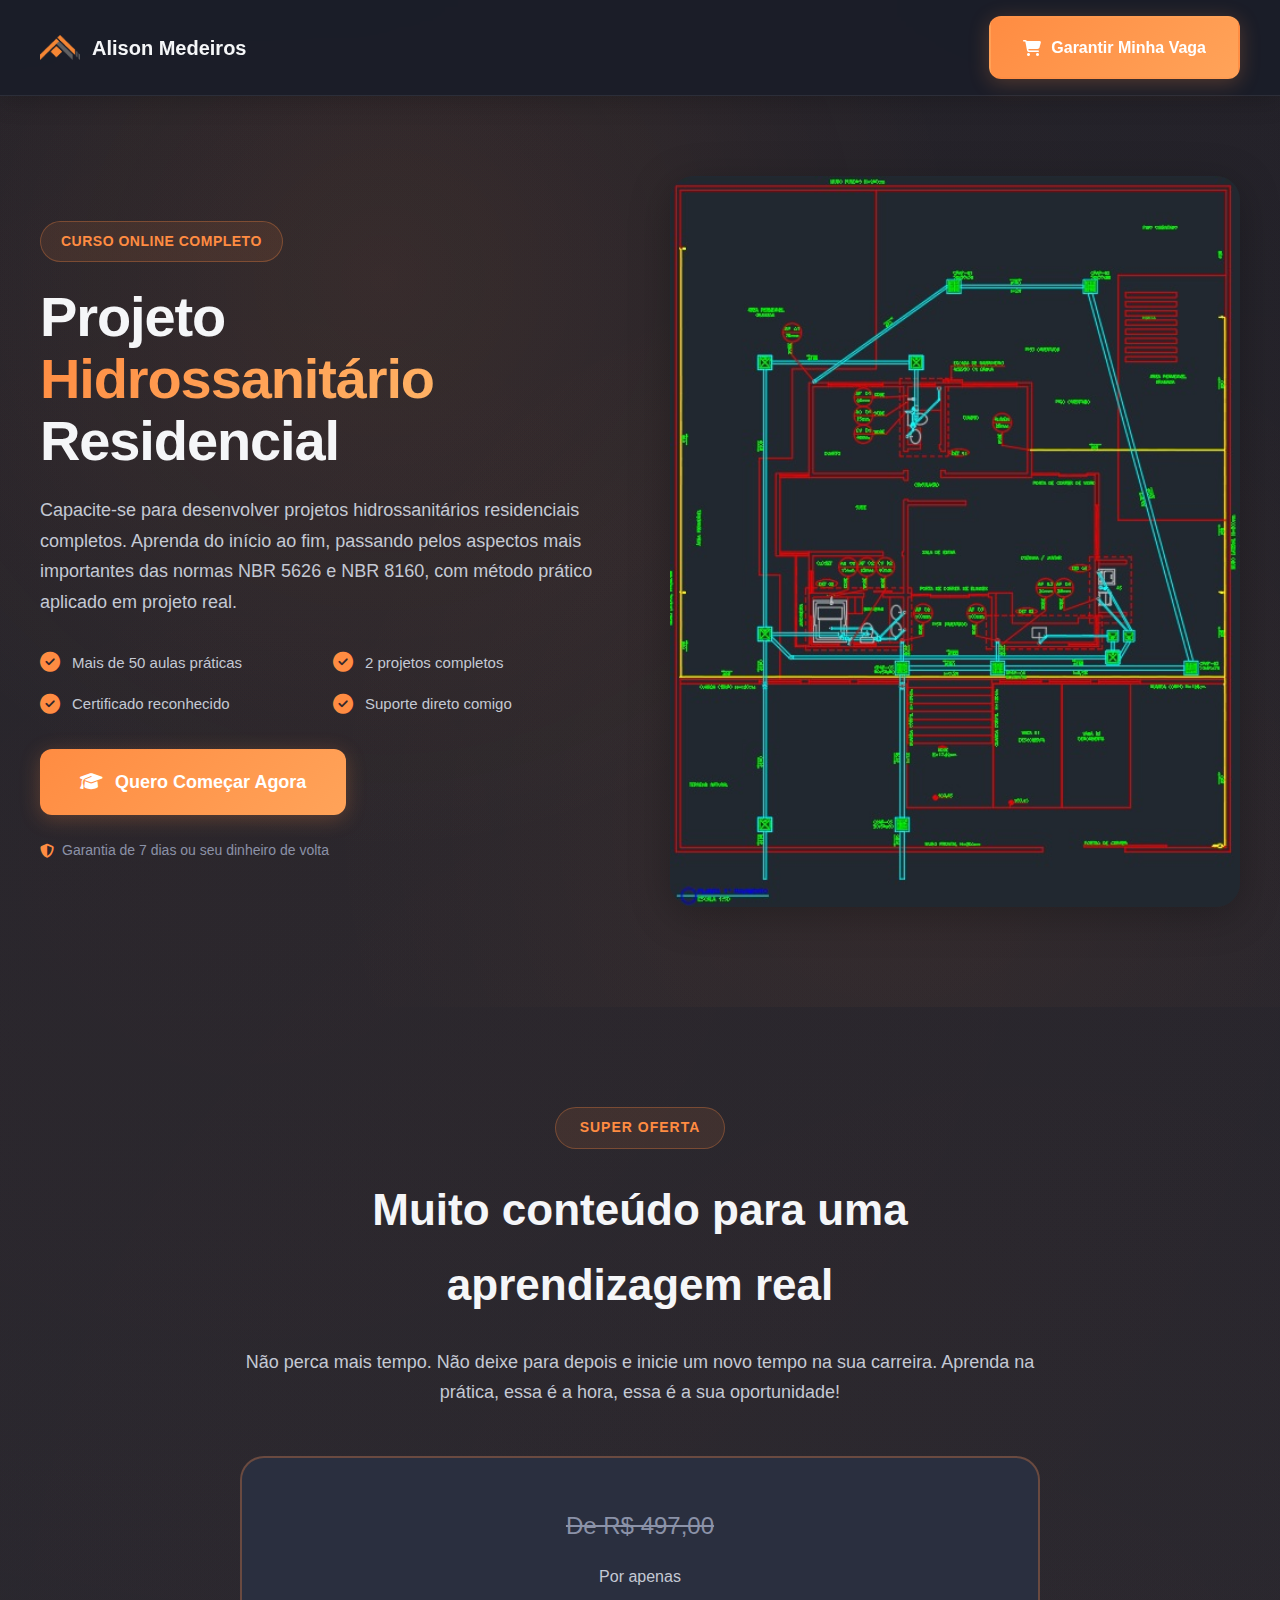
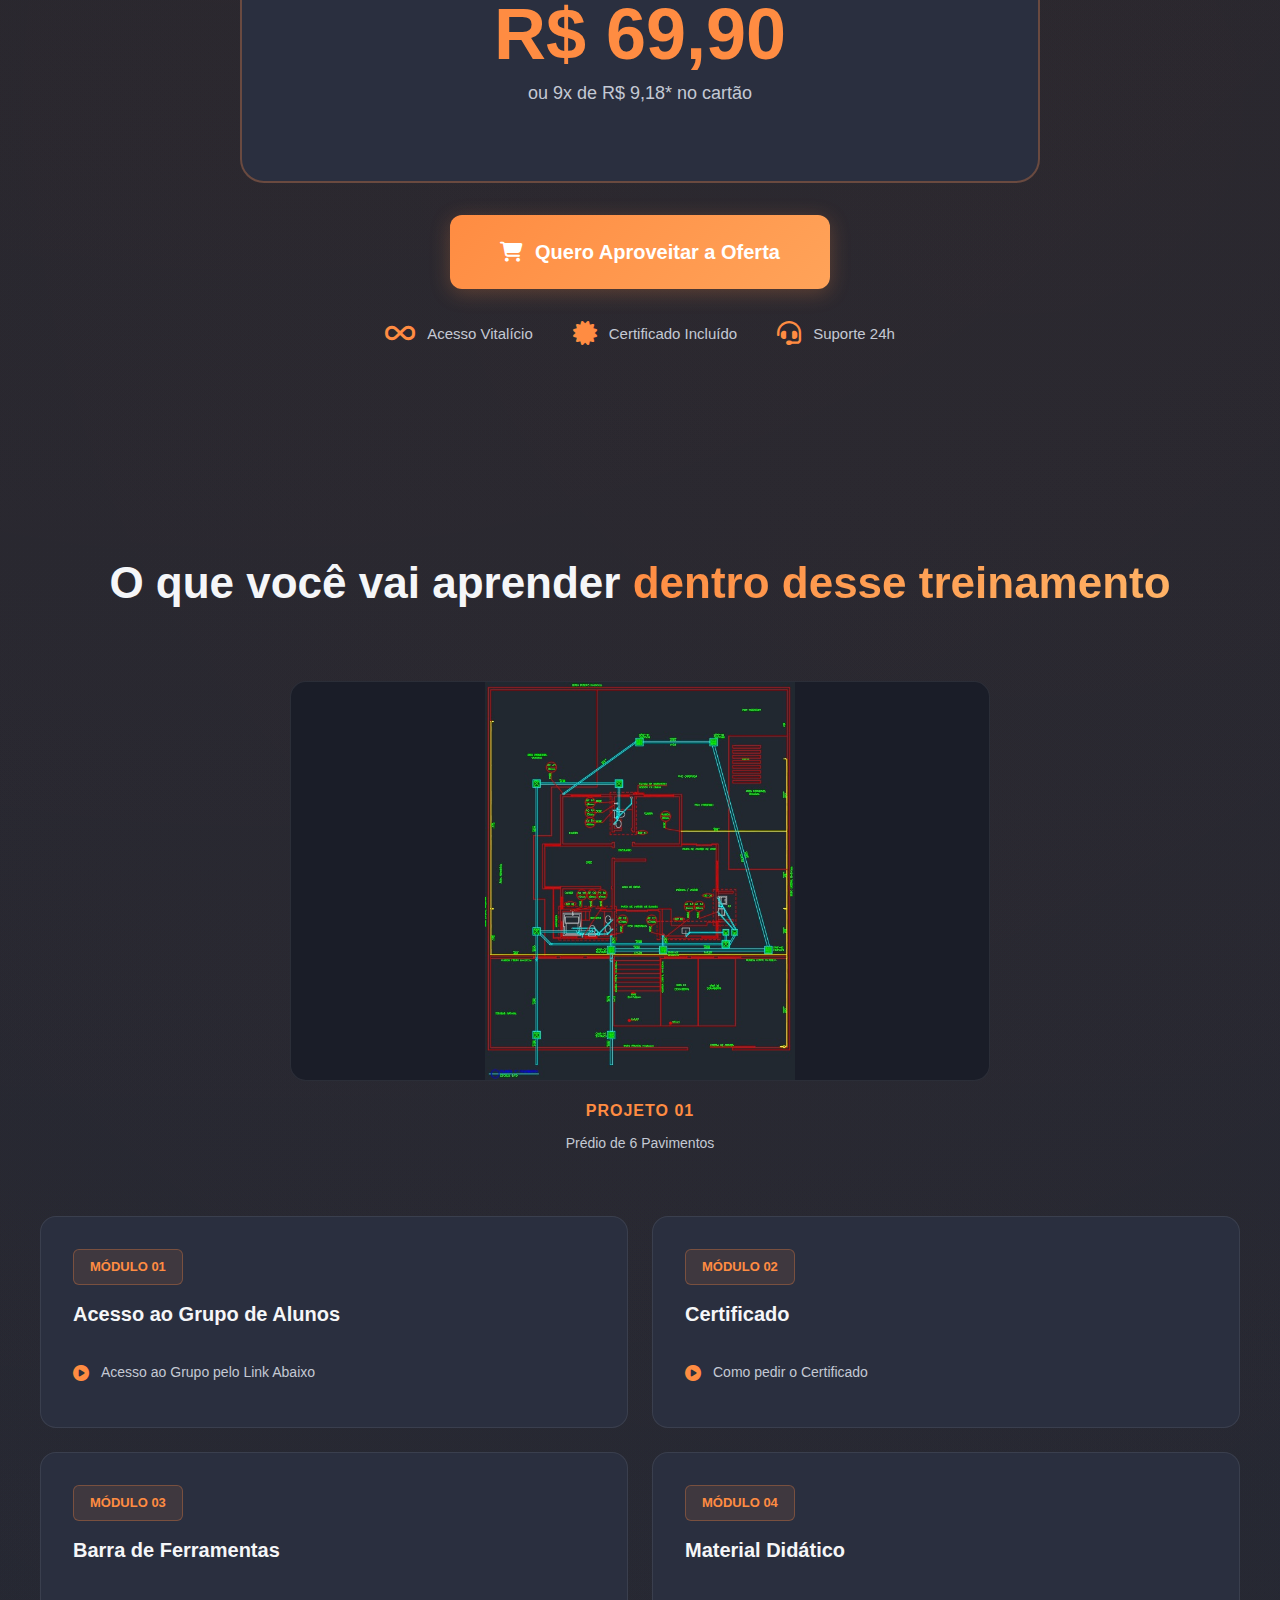
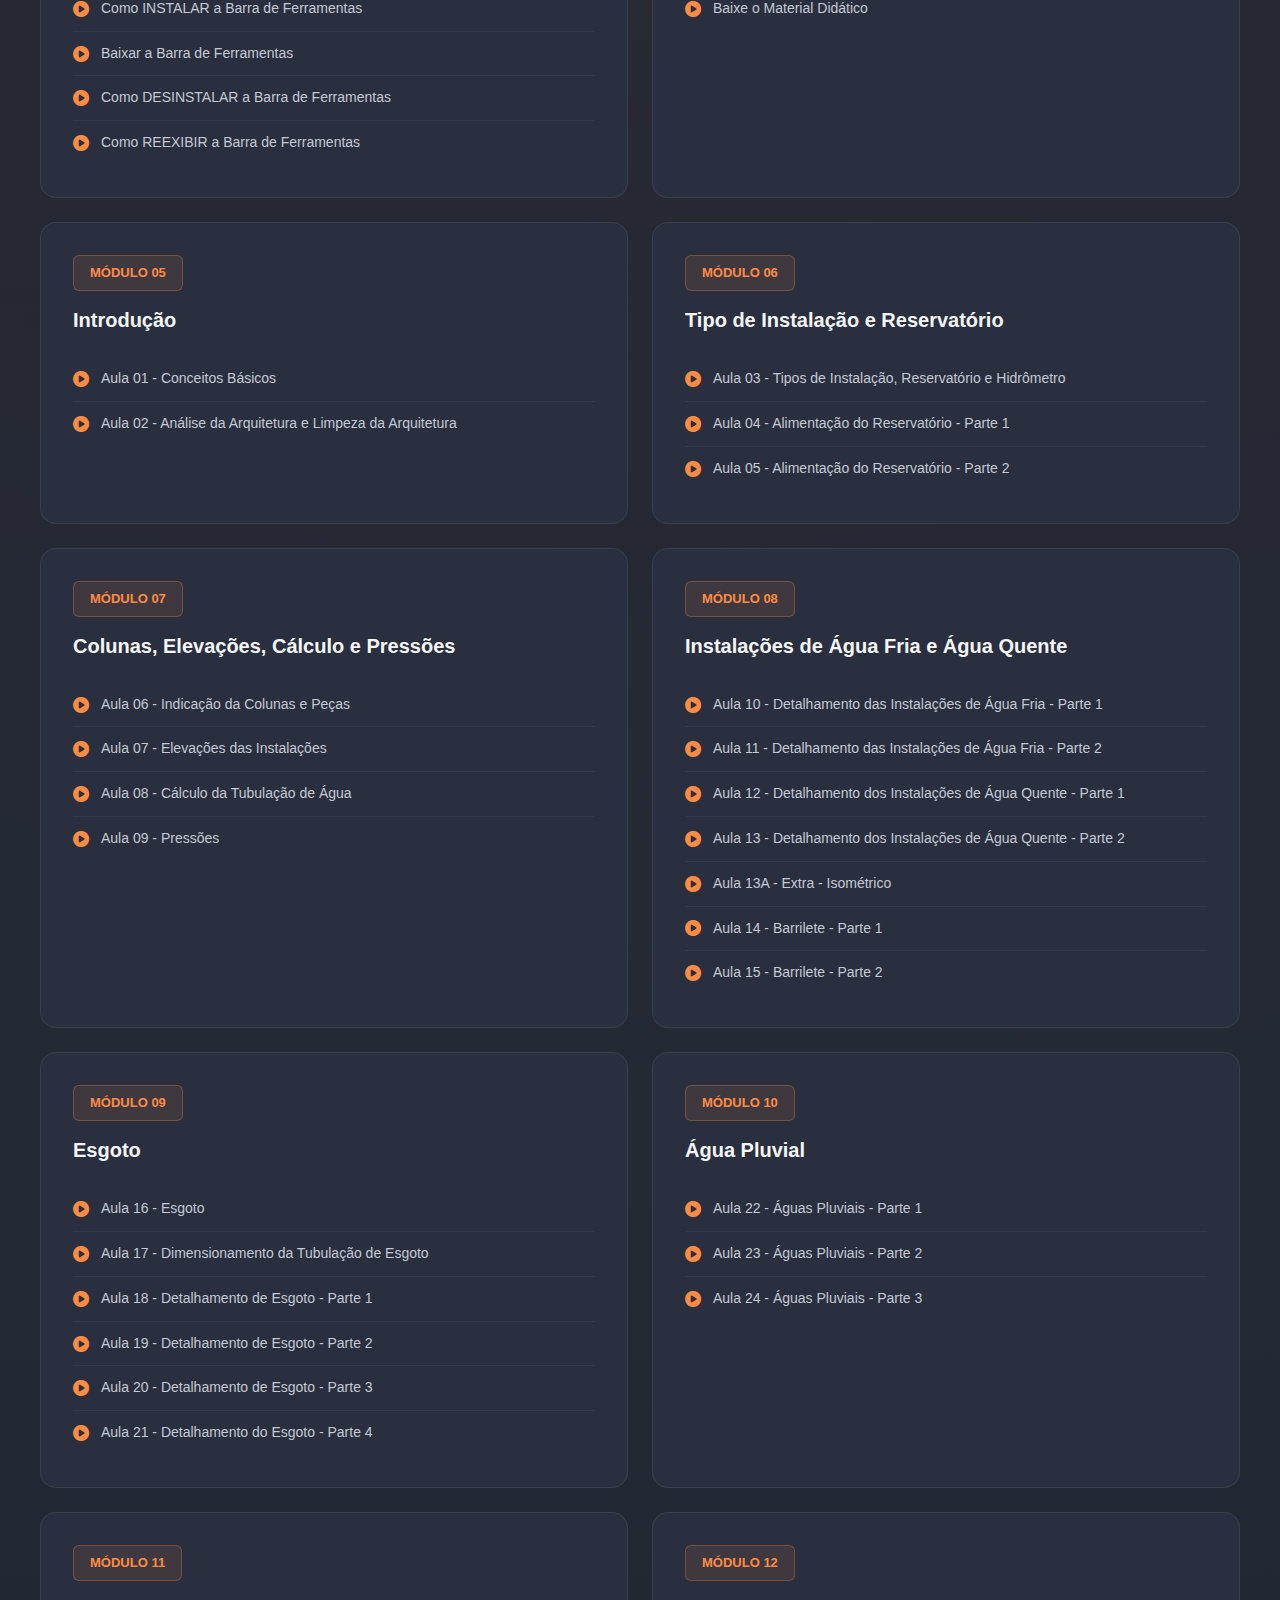
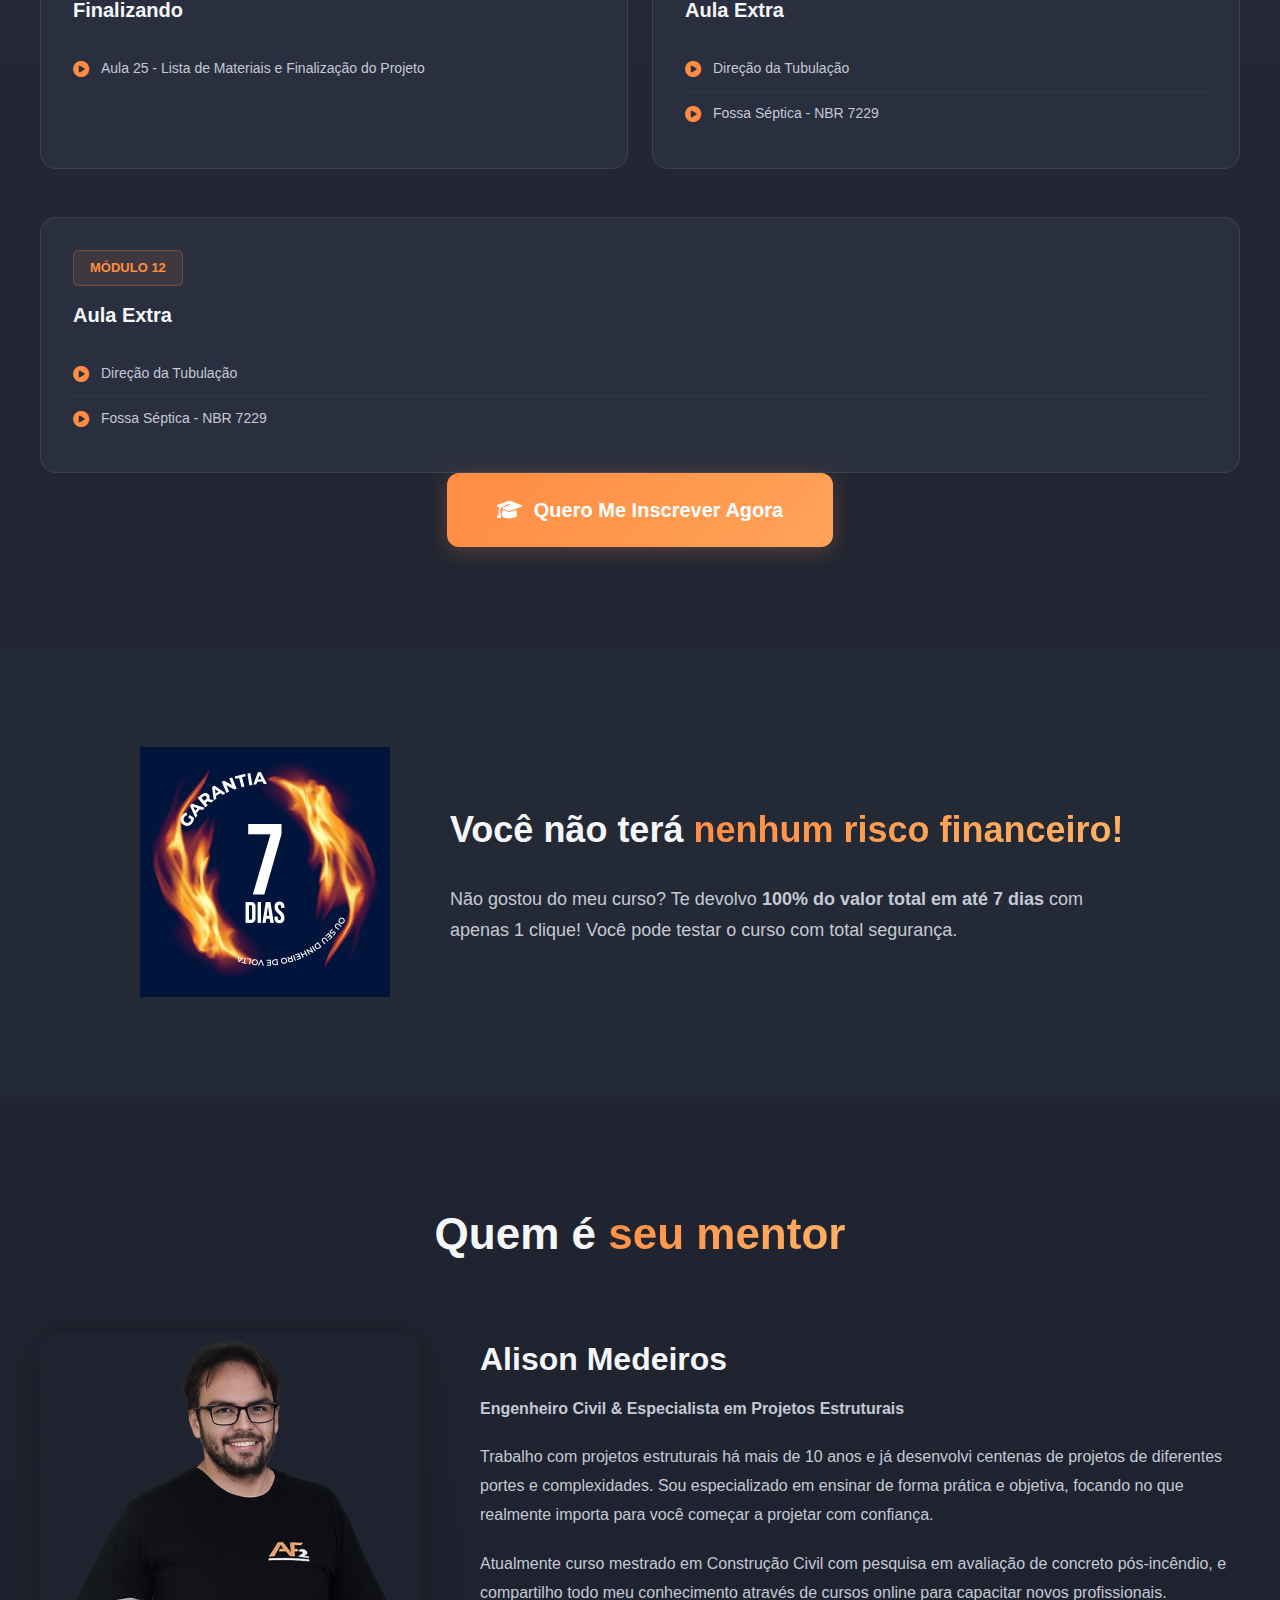
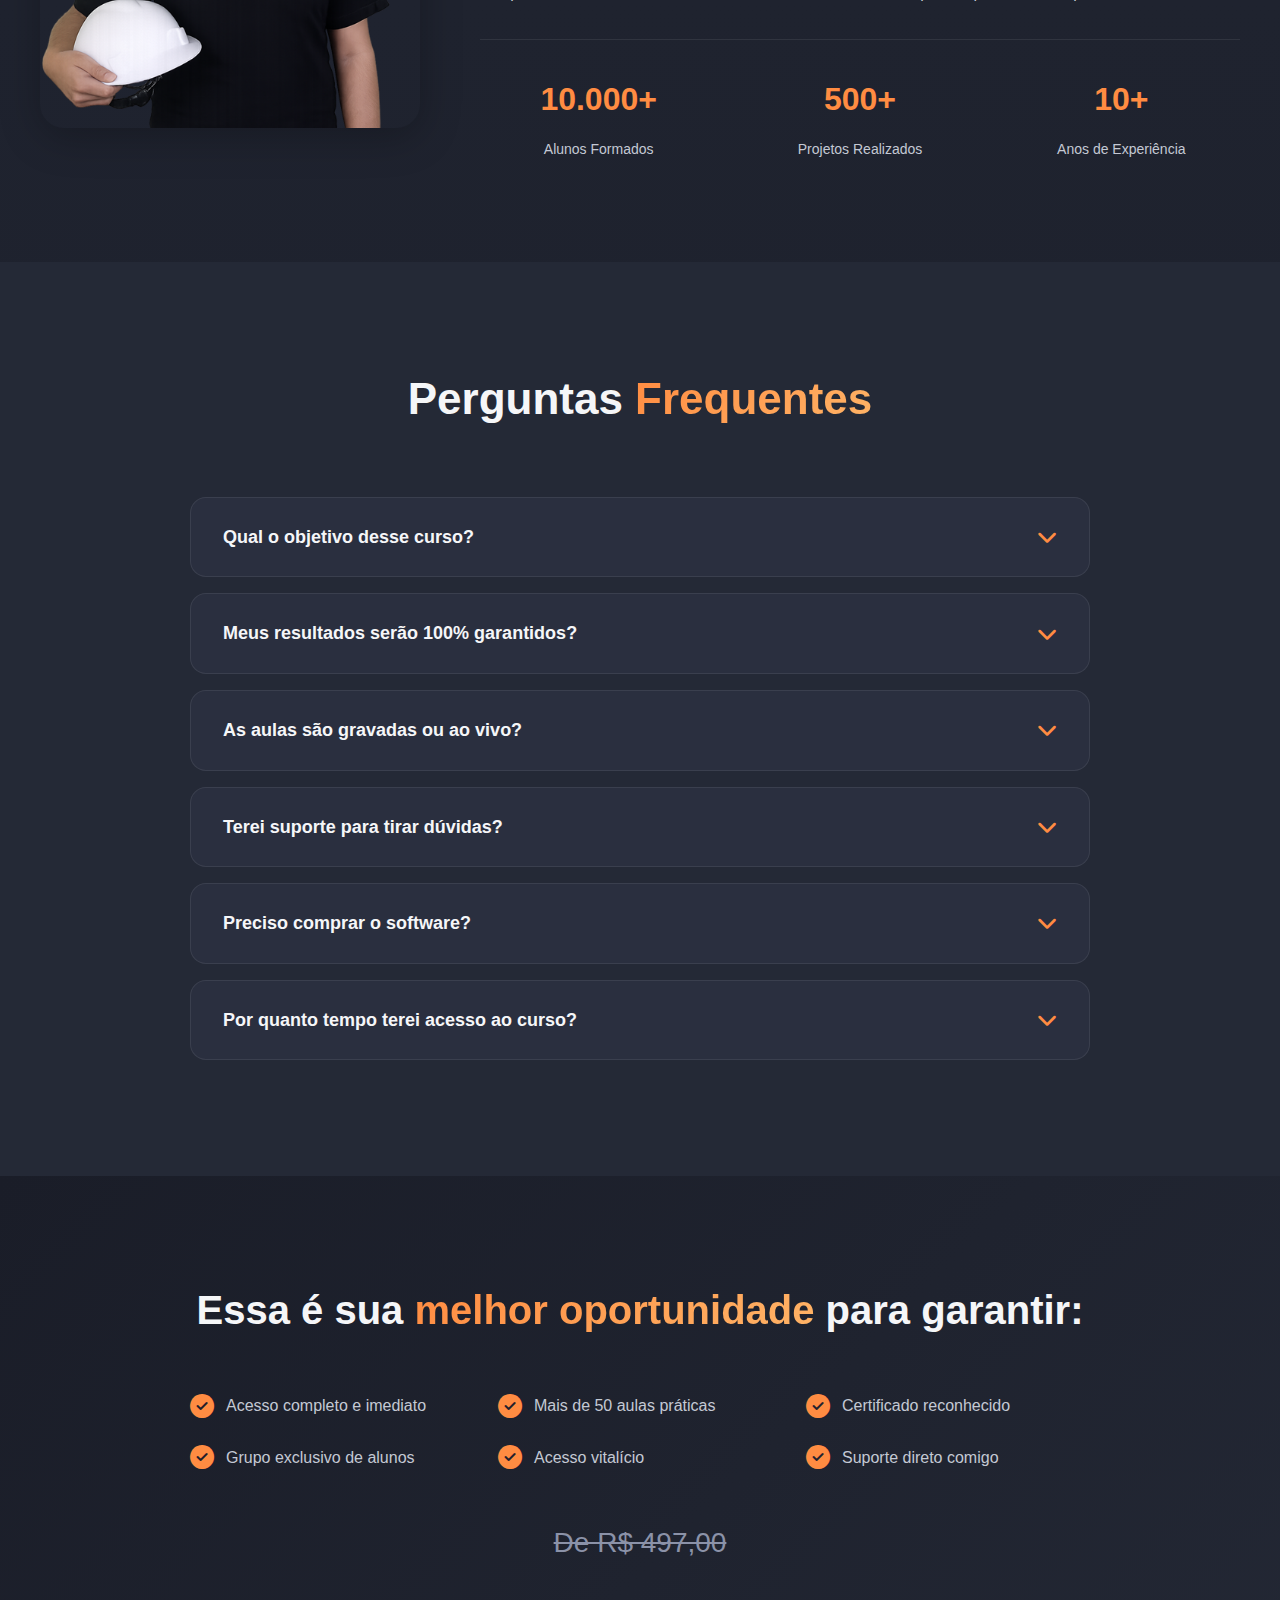
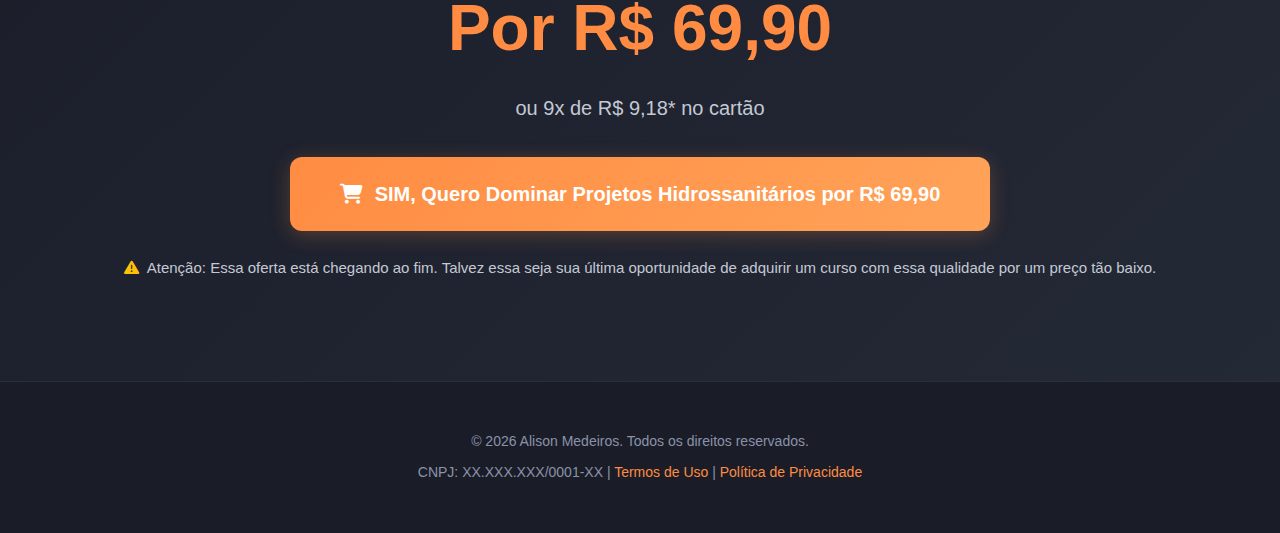
<file: cursos/hidrossanitario.html>
<!DOCTYPE html>
<html lang="pt-br">
<head>
  <meta charset="UTF-8">
  <meta name="viewport" content="width=device-width, initial-scale=1.0">
  <title>Projeto Hidrossanitário Residencial - Alison Medeiros</title>
  <meta name="description" content="O curso de projeto hidráulico básico tem como objetivo capacitar alunos iniciantes ou que queiram começar a trabalhar com o projeto hidráulico. Durante o curso é feito um projeto do início ao fim de uma residência, passando pelos aspectos mais importantes da norma NBR 5626 e NBR 8160">
  <link rel="icon" href="../public/favicon.ico">
  <link rel="stylesheet" href="../assets/style.css">
  <link rel="stylesheet" href="../assets/hidrossanitario.css">
  <link rel="stylesheet" href="https://cdnjs.cloudflare.com/ajax/libs/font-awesome/6.4.0/css/all.min.css">
</head>
<body>
  <!-- Header Simples -->
  <header class="header-sales">
    <div class="container">
      <a href="../index.html" class="logo-sales">
        <img src="../public/logo.png" alt="Logo Alison Medeiros" class="logo-image">
        <span>Alison Medeiros</span>
      </a>
      <a href="https://go.hotmart.com/C82535560D?dp=1" class="btn btn-primary">
        <i class="fas fa-shopping-cart"></i>
        Garantir Minha Vaga
      </a>
    </div>
  </header>

  <!-- Hero Section -->
  <section class="hero-sales">
    <div class="container">
      <div class="hero-sales-content">
        <span class="badge-sales">Curso Online Completo</span>
        <h1>Projeto <span class="highlight">Hidrossanitário</span> Residencial</h1>
        <p class="hero-subtitle">
          Capacite-se para desenvolver projetos hidrossanitários residenciais completos. 
          Aprenda do início ao fim, passando pelos aspectos mais importantes das normas NBR 5626 e NBR 8160, 
          com método prático aplicado em projeto real.
        </p>
        
        <div class="hero-benefits">
          <div class="benefit-item">
            <i class="fas fa-check-circle"></i>
            <span>Mais de 50 aulas práticas</span>
          </div>
          <div class="benefit-item">
            <i class="fas fa-check-circle"></i>
            <span>2 projetos completos</span>
          </div>
          <div class="benefit-item">
            <i class="fas fa-check-circle"></i>
            <span>Certificado reconhecido</span>
          </div>
          <div class="benefit-item">
            <i class="fas fa-check-circle"></i>
            <span>Suporte direto comigo</span>
          </div>
        </div>

        <a href="#oferta" class="btn btn-cta">
          <i class="fas fa-graduation-cap"></i>
          Quero Começar Agora
        </a>

        <p class="hero-guarantee">
          <i class="fas fa-shield-alt"></i>
          Garantia de 7 dias ou seu dinheiro de volta
        </p>
      </div>

      <div class="hero-sales-image">
        <img src="../imagens/curso-hidrossanitario-hero.jpg" alt="Projeto Hidrossanitário Residencial">
      </div>
    </div>
  </section>

  <!-- Oferta Section -->
  <section id="oferta" class="oferta-section">
    <div class="container">
      <div class="oferta-content">
        <span class="oferta-label">SUPER OFERTA</span>
        <h2>Muito conteúdo para uma aprendizagem real</h2>
        <p>
          Não perca mais tempo. Não deixe para depois e inicie um novo tempo na sua carreira. 
          Aprenda na prática, essa é a hora, essa é a sua oportunidade!
        </p>

        <div class="oferta-pricing">
          <div class="price-old">
            <span>De R$ 497,00</span>
          </div>
          <div class="price-new">
            <span class="price-label">Por apenas</span>
            <div class="price-value">R$ 69,90</div>
            <span class="price-installment">ou 9x de R$ 9,18* no cartão</span>
          </div>
        </div>

        <a href="https://go.hotmart.com/C82535560D?dp=1" class="btn btn-cta btn-large">
          <i class="fas fa-shopping-cart"></i>
          Quero Aproveitar a Oferta
        </a>

        <div class="oferta-features">
          <div class="feature-item">
            <i class="fas fa-infinity"></i>
            <span>Acesso Vitalício</span>
          </div>
          <div class="feature-item">
            <i class="fas fa-certificate"></i>
            <span>Certificado Incluído</span>
          </div>
          <div class="feature-item">
            <i class="fas fa-headset"></i>
            <span>Suporte 24h</span>
          </div>
        </div>
      </div>
    </div>
  </section>

  <!-- Depoimentos Section -->
  <!-- Conteúdo do Curso -->
  <section class="conteudo-section">
    <div class="container">
      <div class="section-header-sales">
        <h2>O que você vai aprender <span class="highlight">dentro desse treinamento</span></h2>
      </div>

      <div class="projetos-exemplos" style="display: flex; justify-content: center; max-width: 700px; margin: 0 auto 60px;">
        <div class="projeto-exemplo" style="width: 100%;">
          <img src="../imagens/projeto-hidrossanitario-1.jpg" alt="Prédio 6 Pavimentos" style="height: 400px;">
          <h3>Projeto 01</h3>
          <p>Prédio de 6 Pavimentos</p>
        </div>
      </div>

      <div class="modulos-grid">
        <div class="modulo-card">
          <div class="modulo-header">
            <span class="modulo-numero">MÓDULO 01</span>
            <h3>Acesso ao Grupo de Alunos</h3>
          </div>
          <ul class="modulo-aulas">
            <li><i class="fas fa-play-circle"></i> Acesso ao Grupo pelo Link Abaixo</li>
          </ul>
        </div>

        <div class="modulo-card">
          <div class="modulo-header">
            <span class="modulo-numero">MÓDULO 02</span>
            <h3>Certificado</h3>
          </div>
          <ul class="modulo-aulas">
            <li><i class="fas fa-play-circle"></i> Como pedir o Certificado</li>
          </ul>
        </div>

        <div class="modulo-card">
          <div class="modulo-header">
            <span class="modulo-numero">MÓDULO 03</span>
            <h3>Barra de Ferramentas</h3>
          </div>
          <ul class="modulo-aulas">
            <li><i class="fas fa-play-circle"></i> Como INSTALAR a Barra de Ferramentas</li>
            <li><i class="fas fa-play-circle"></i> Baixar a Barra de Ferramentas</li>
            <li><i class="fas fa-play-circle"></i> Como DESINSTALAR a Barra de Ferramentas</li>
            <li><i class="fas fa-play-circle"></i> Como REEXIBIR a Barra de Ferramentas</li>
          </ul>
        </div>

        <div class="modulo-card">
          <div class="modulo-header">
            <span class="modulo-numero">MÓDULO 04</span>
            <h3>Material Didático</h3>
          </div>
          <ul class="modulo-aulas">
            <li><i class="fas fa-play-circle"></i> Baixe o Material Didático</li>
          </ul>
        </div>

        <div class="modulo-card">
          <div class="modulo-header">
            <span class="modulo-numero">MÓDULO 05</span>
            <h3>Introdução</h3>
          </div>
          <ul class="modulo-aulas">
            <li><i class="fas fa-play-circle"></i> Aula 01 - Conceitos Básicos</li>
            <li><i class="fas fa-play-circle"></i> Aula 02 - Análise da Arquitetura e Limpeza da Arquitetura</li>
          </ul>
        </div>

        <div class="modulo-card">
          <div class="modulo-header">
            <span class="modulo-numero">MÓDULO 06</span>
            <h3>Tipo de Instalação e Reservatório</h3>
          </div>
          <ul class="modulo-aulas">
            <li><i class="fas fa-play-circle"></i> Aula 03 - Tipos de Instalação, Reservatório e Hidrômetro</li>
            <li><i class="fas fa-play-circle"></i> Aula 04 - Alimentação do Reservatório - Parte 1</li>
            <li><i class="fas fa-play-circle"></i> Aula 05 - Alimentação do Reservatório - Parte 2</li>
          </ul>
        </div>

        <div class="modulo-card">
          <div class="modulo-header">
            <span class="modulo-numero">MÓDULO 07</span>
            <h3>Colunas, Elevações, Cálculo e Pressões</h3>
          </div>
          <ul class="modulo-aulas">
            <li><i class="fas fa-play-circle"></i> Aula 06 - Indicação da Colunas e Peças</li>
            <li><i class="fas fa-play-circle"></i> Aula 07 - Elevações das Instalações</li>
            <li><i class="fas fa-play-circle"></i> Aula 08 - Cálculo da Tubulação de Água</li>
            <li><i class="fas fa-play-circle"></i> Aula 09 - Pressões</li>
          </ul>
        </div>

        <div class="modulo-card">
          <div class="modulo-header">
            <span class="modulo-numero">MÓDULO 08</span>
            <h3>Instalações de Água Fria e Água Quente</h3>
          </div>
          <ul class="modulo-aulas">
            <li><i class="fas fa-play-circle"></i> Aula 10 - Detalhamento das Instalações de Água Fria - Parte 1</li>
            <li><i class="fas fa-play-circle"></i> Aula 11 - Detalhamento das Instalações de Água Fria - Parte 2</li>
            <li><i class="fas fa-play-circle"></i> Aula 12 - Detalhamento dos Instalações de Água Quente - Parte 1</li>
            <li><i class="fas fa-play-circle"></i> Aula 13 - Detalhamento dos Instalações de Água Quente - Parte 2</li>
            <li><i class="fas fa-play-circle"></i> Aula 13A - Extra - Isométrico</li>
            <li><i class="fas fa-play-circle"></i> Aula 14 - Barrilete - Parte 1</li>
            <li><i class="fas fa-play-circle"></i> Aula 15 - Barrilete - Parte 2</li>
          </ul>
        </div>

        <div class="modulo-card">
          <div class="modulo-header">
            <span class="modulo-numero">MÓDULO 09</span>
            <h3>Esgoto</h3>
          </div>
          <ul class="modulo-aulas">
            <li><i class="fas fa-play-circle"></i> Aula 16 - Esgoto</li>
            <li><i class="fas fa-play-circle"></i> Aula 17 - Dimensionamento da Tubulação de Esgoto</li>
            <li><i class="fas fa-play-circle"></i> Aula 18 - Detalhamento de Esgoto - Parte 1</li>
            <li><i class="fas fa-play-circle"></i> Aula 19 - Detalhamento de Esgoto - Parte 2</li>
            <li><i class="fas fa-play-circle"></i> Aula 20 - Detalhamento de Esgoto - Parte 3</li>
            <li><i class="fas fa-play-circle"></i> Aula 21 - Detalhamento do Esgoto - Parte 4</li>
          </ul>
        </div>

        <div class="modulo-card">
          <div class="modulo-header">
            <span class="modulo-numero">MÓDULO 10</span>
            <h3>Água Pluvial</h3>
          </div>
          <ul class="modulo-aulas">
            <li><i class="fas fa-play-circle"></i> Aula 22 - Águas Pluviais - Parte 1</li>
            <li><i class="fas fa-play-circle"></i> Aula 23 - Águas Pluviais - Parte 2</li>
            <li><i class="fas fa-play-circle"></i> Aula 24 - Águas Pluviais - Parte 3</li>
          </ul>
        </div>

        <div class="modulo-card">
          <div class="modulo-header">
            <span class="modulo-numero">MÓDULO 11</span>
            <h3>Finalizando</h3>
          </div>
          <ul class="modulo-aulas">
            <li><i class="fas fa-play-circle"></i> Aula 25 - Lista de Materiais e Finalização do Projeto</li>
          </ul>
        </div>

        <div class="modulo-card">
          <div class="modulo-header">
            <span class="modulo-numero">MÓDULO 12</span>
            <h3>Aula Extra</h3>
          </div>
          <ul class="modulo-aulas">
            <li><i class="fas fa-play-circle"></i> Direção da Tubulação</li>
            <li><i class="fas fa-play-circle"></i> Fossa Séptica - NBR 7229</li>
          </ul>
        </div>
      </div>
        <div class="modulo-card">
          <div class="modulo-header">
            <span class="modulo-numero">MÓDULO 12</span>
            <h3>Aula Extra</h3>
          </div>
          <ul class="modulo-aulas">
            <li><i class="fas fa-play-circle"></i> Direção da Tubulação</li>
            <li><i class="fas fa-play-circle"></i> Fossa Séptica - NBR 7229</li>
          </ul>
        </div>
      </div>

      <div class="cta-center">
        <a href="https://go.hotmart.com/C82535560D?dp=1" class="btn btn-cta btn-large">
          <i class="fas fa-graduation-cap"></i>
          Quero Me Inscrever Agora
        </a>
      </div>
    </div>
  </section>

  <!-- Garantia Section -->
  <section class="garantia-section">
    <div class="container">
      <div class="garantia-content">
        <img src="../imagens/garantia-7-dias.png" alt="Garantia de 7 dias" class="garantia-badge">
        <div class="garantia-text">
          <h2>Você não terá <span class="highlight">nenhum risco financeiro!</span></h2>
          <p>
            Não gostou do meu curso? Te devolvo <strong>100% do valor total em até 7 dias</strong> 
            com apenas 1 clique! Você pode testar o curso com total segurança.
          </p>
        </div>
      </div>
    </div>
  </section>

  <!-- Sobre o Professor -->
  <section class="professor-section">
    <div class="container">
      <div class="section-header-sales">
        <h2>Quem é <span class="highlight">seu mentor</span></h2>
      </div>

      <div class="professor-content">
        <div class="professor-image">
          <img src="../imagens/alison-perfil.jpg" alt="Alison Medeiros">
        </div>
        <div class="professor-bio">
          <h3>Alison Medeiros</h3>
          <p class="professor-title">Engenheiro Civil & Especialista em Projetos Estruturais</p>
          <p>
            Trabalho com projetos estruturais há mais de 10 anos e já desenvolvi centenas de projetos 
            de diferentes portes e complexidades. Sou especializado em ensinar de forma prática e objetiva, 
            focando no que realmente importa para você começar a projetar com confiança.
          </p>
          <p>
            Atualmente curso mestrado em Construção Civil com pesquisa em avaliação de concreto pós-incêndio, 
            e compartilho todo meu conhecimento através de cursos online para capacitar novos profissionais.
          </p>
          <div class="professor-stats">
            <div class="stat">
              <strong>10.000+</strong>
              <span>Alunos Formados</span>
            </div>
            <div class="stat">
              <strong>500+</strong>
              <span>Projetos Realizados</span>
            </div>
            <div class="stat">
              <strong>10+</strong>
              <span>Anos de Experiência</span>
            </div>
          </div>
        </div>
      </div>
    </div>
  </section>

  <!-- FAQ Section -->
  <section class="faq-section">
    <div class="container">
      <div class="section-header-sales">
        <h2>Perguntas <span class="highlight">Frequentes</span></h2>
      </div>

      <div class="faq-list">
        <div class="faq-item">
          <div class="faq-question">
            <h3>Qual o objetivo desse curso?</h3>
            <i class="fas fa-chevron-down"></i>
          </div>
          <div class="faq-answer">
            <p>
              Transformar estudantes de engenharia civil, recém-formados e projetistas inseguros 
              em calculistas prontos para o mercado. Nossa satisfação é ver bons profissionais 
              atuantes através do conhecimento que passamos em nossos cursos.
            </p>
          </div>
        </div>

        <div class="faq-item">
          <div class="faq-question">
            <h3>Meus resultados serão 100% garantidos?</h3>
            <i class="fas fa-chevron-down"></i>
          </div>
          <div class="faq-answer">
            <p>
              Vai depender do quanto você vai se dedicar. Todo nosso aprendizado requer dedicação. 
              Seguindo o curso passo a passo e aplicando o aprendizado, você vai elaborar projetos 
              com muita qualidade.
            </p>
          </div>
        </div>

        <div class="faq-item">
          <div class="faq-question">
            <h3>As aulas são gravadas ou ao vivo?</h3>
            <i class="fas fa-chevron-down"></i>
          </div>
          <div class="faq-answer">
            <p>
              As aulas já estão gravadas na plataforma e você poderá assistir quantas vezes 
              achar necessário, no seu próprio ritmo e horário.
            </p>
          </div>
        </div>

        <div class="faq-item">
          <div class="faq-question">
            <h3>Terei suporte para tirar dúvidas?</h3>
            <i class="fas fa-chevron-down"></i>
          </div>
          <div class="faq-answer">
            <p>
              Sim! Estou sempre disponível para tirar as dúvidas que surgirem durante o curso. 
              Você será inserido em um grupo exclusivo de alunos com minha presença constante.
            </p>
          </div>
        </div>

        <div class="faq-item">
          <div class="faq-question">
            <h3>Preciso comprar o software?</h3>
            <i class="fas fa-chevron-down"></i>
          </div>
          <div class="faq-answer">
            <p>
              Não! Durante o curso você vai aprender a instalar a versão gratuita do Hidrossanitário 
              para estudantes, sem custo adicional.
            </p>
          </div>
        </div>

        <div class="faq-item">
          <div class="faq-question">
            <h3>Por quanto tempo terei acesso ao curso?</h3>
            <i class="fas fa-chevron-down"></i>
          </div>
          <div class="faq-answer">
            <p>
              O acesso é vitalício! Você poderá assistir as aulas quantas vezes quiser, 
              para sempre, incluindo todas as atualizações futuras do curso.
            </p>
          </div>
        </div>
      </div>
    </div>
  </section>

  <!-- CTA Final -->
  <section class="cta-final-section">
    <div class="container">
      <div class="cta-final-content">
        <h2>Essa é sua <span class="highlight">melhor oportunidade</span> para garantir:</h2>
        
        <div class="cta-final-features">
          <div class="cta-feature">
            <i class="fas fa-check-circle"></i>
            <span>Acesso completo e imediato</span>
          </div>
          <div class="cta-feature">
            <i class="fas fa-check-circle"></i>
            <span>Mais de 50 aulas práticas</span>
          </div>
          <div class="cta-feature">
            <i class="fas fa-check-circle"></i>
            <span>Certificado reconhecido</span>
          </div>
          <div class="cta-feature">
            <i class="fas fa-check-circle"></i>
            <span>Grupo exclusivo de alunos</span>
          </div>
          <div class="cta-feature">
            <i class="fas fa-check-circle"></i>
            <span>Acesso vitalício</span>
          </div>
          <div class="cta-feature">
            <i class="fas fa-check-circle"></i>
            <span>Suporte direto comigo</span>
          </div>
        </div>

        <div class="cta-final-pricing">
          <div class="price-strike">De R$ 497,00</div>
          <div class="price-current">Por R$ 69,90</div>
          <div class="price-installments">ou 9x de R$ 9,18* no cartão</div>
        </div>

        <a href="https://go.hotmart.com/C82535560D?dp=1" class="btn btn-cta btn-large btn-pulse">
          <i class="fas fa-shopping-cart"></i>
          SIM, Quero Dominar Projetos Hidrossanitários por R$ 69,90
        </a>

        <p class="cta-final-warning">
          <i class="fas fa-exclamation-triangle"></i>
          Atenção: Essa oferta está chegando ao fim. Talvez essa seja sua última oportunidade 
          de adquirir um curso com essa qualidade por um preço tão baixo.
        </p>
      </div>
    </div>
  </section>

  <!-- Footer -->
  <footer class="footer-sales">
    <div class="container">
      <p>&copy; 2026 Alison Medeiros. Todos os direitos reservados.</p>
      <p>CNPJ: XX.XXX.XXX/0001-XX | <a href="#">Termos de Uso</a> | <a href="#">Política de Privacidade</a></p>
    </div>
  </footer>

  <script>
    // FAQ Accordion
    document.querySelectorAll('.faq-question').forEach(question => {
      question.addEventListener('click', () => {
        const faqItem = question.parentElement;
        const isActive = faqItem.classList.contains('active');
        
        // Fecha todos os FAQs
        document.querySelectorAll('.faq-item').forEach(item => {
          item.classList.remove('active');
        });
        
        // Abre o clicado se não estava ativo
        if (!isActive) {
          faqItem.classList.add('active');
        }
      });
    });

    // Smooth scroll
    document.querySelectorAll('a[href^="#"]').forEach(anchor => {
      anchor.addEventListener('click', function (e) {
        e.preventDefault();
        const target = document.querySelector(this.getAttribute('href'));
        if (target) {
          target.scrollIntoView({
            behavior: 'smooth',
            block: 'start'
          });
        }
      });
    });
  </script>
</body>
</html>
</file>
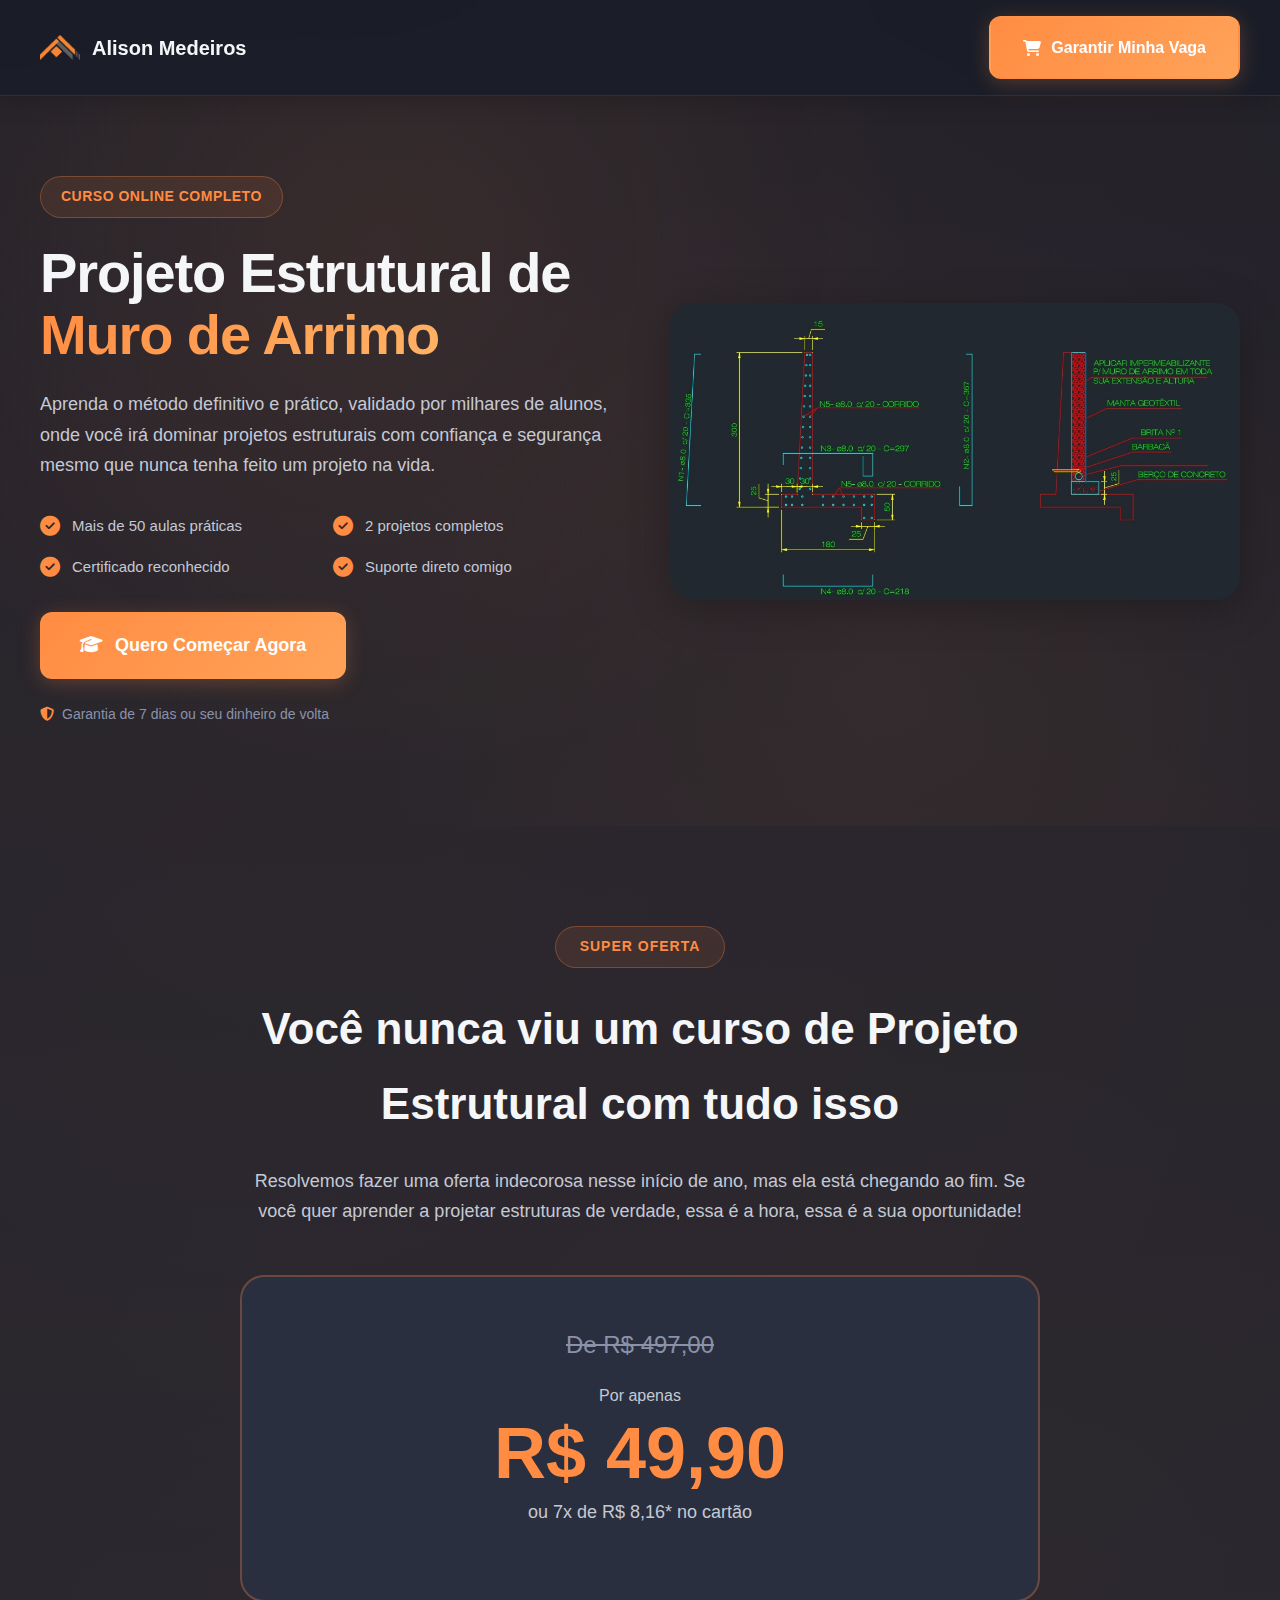
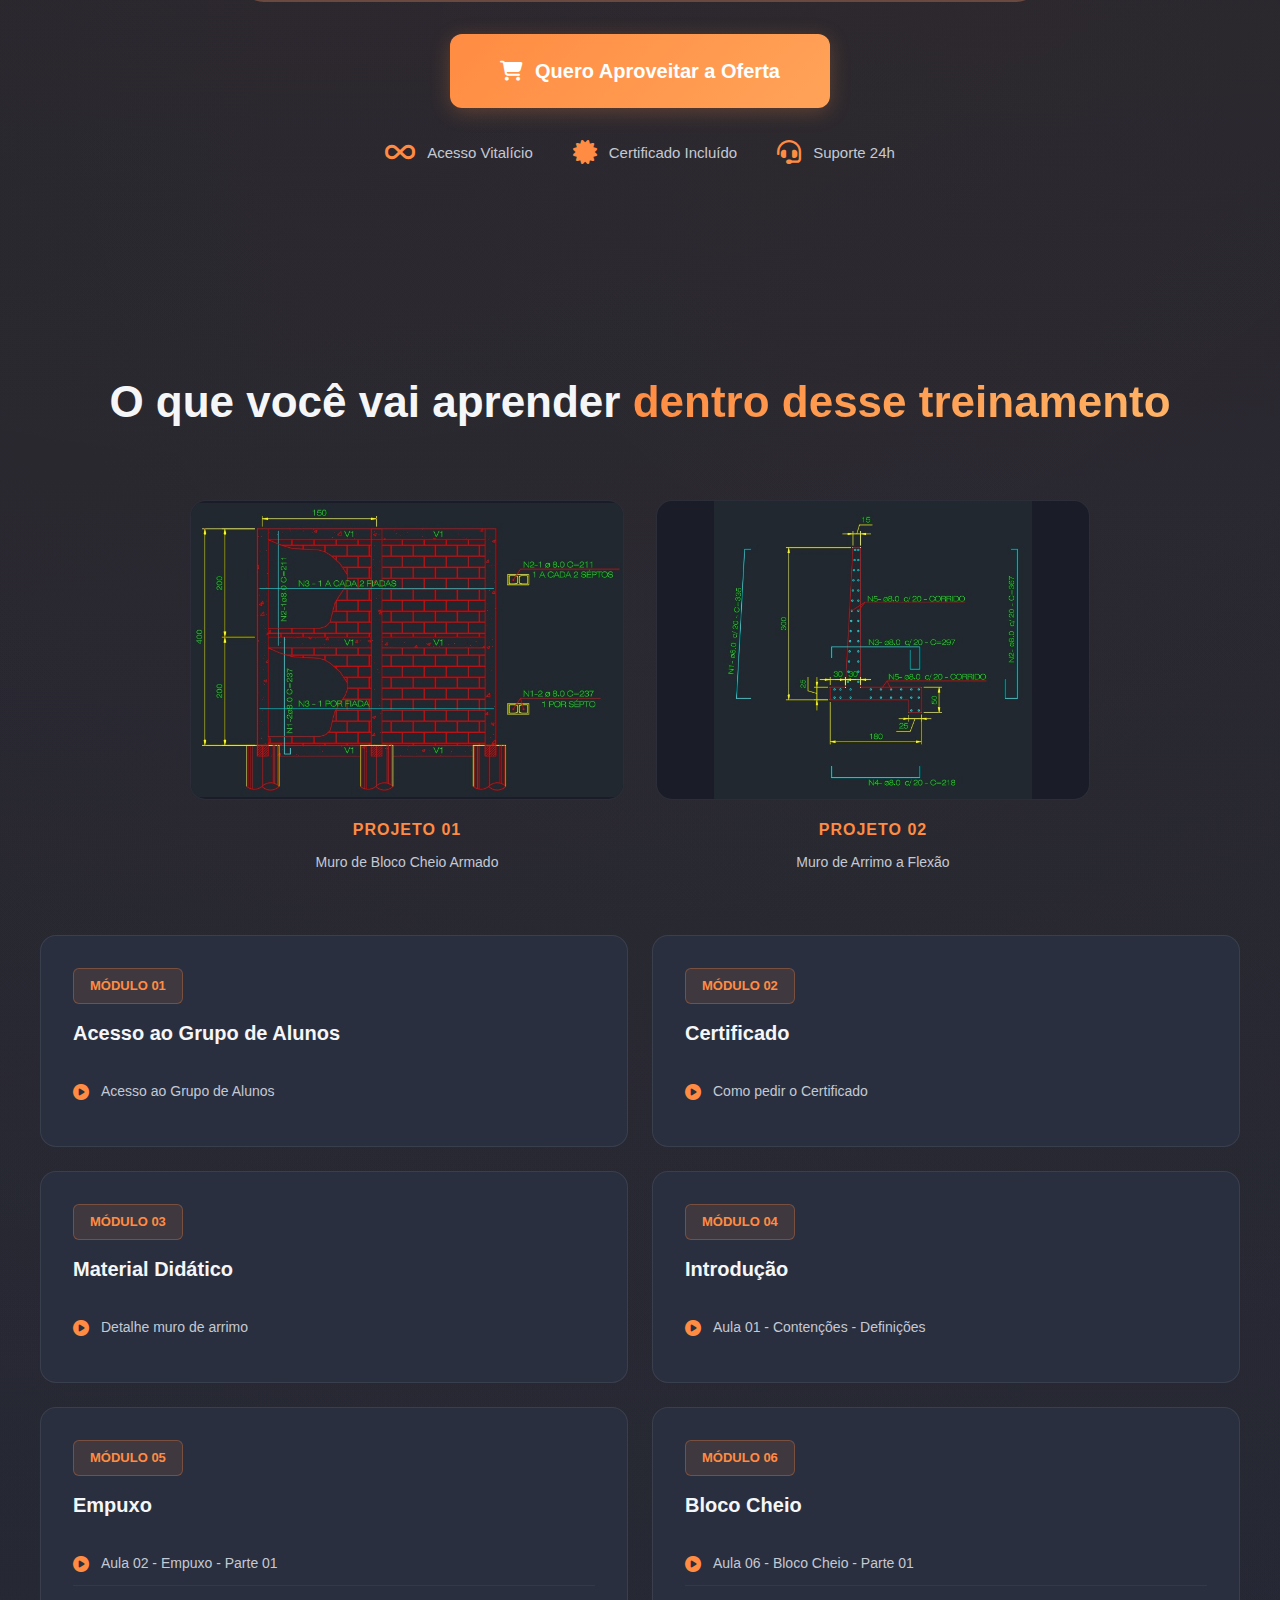
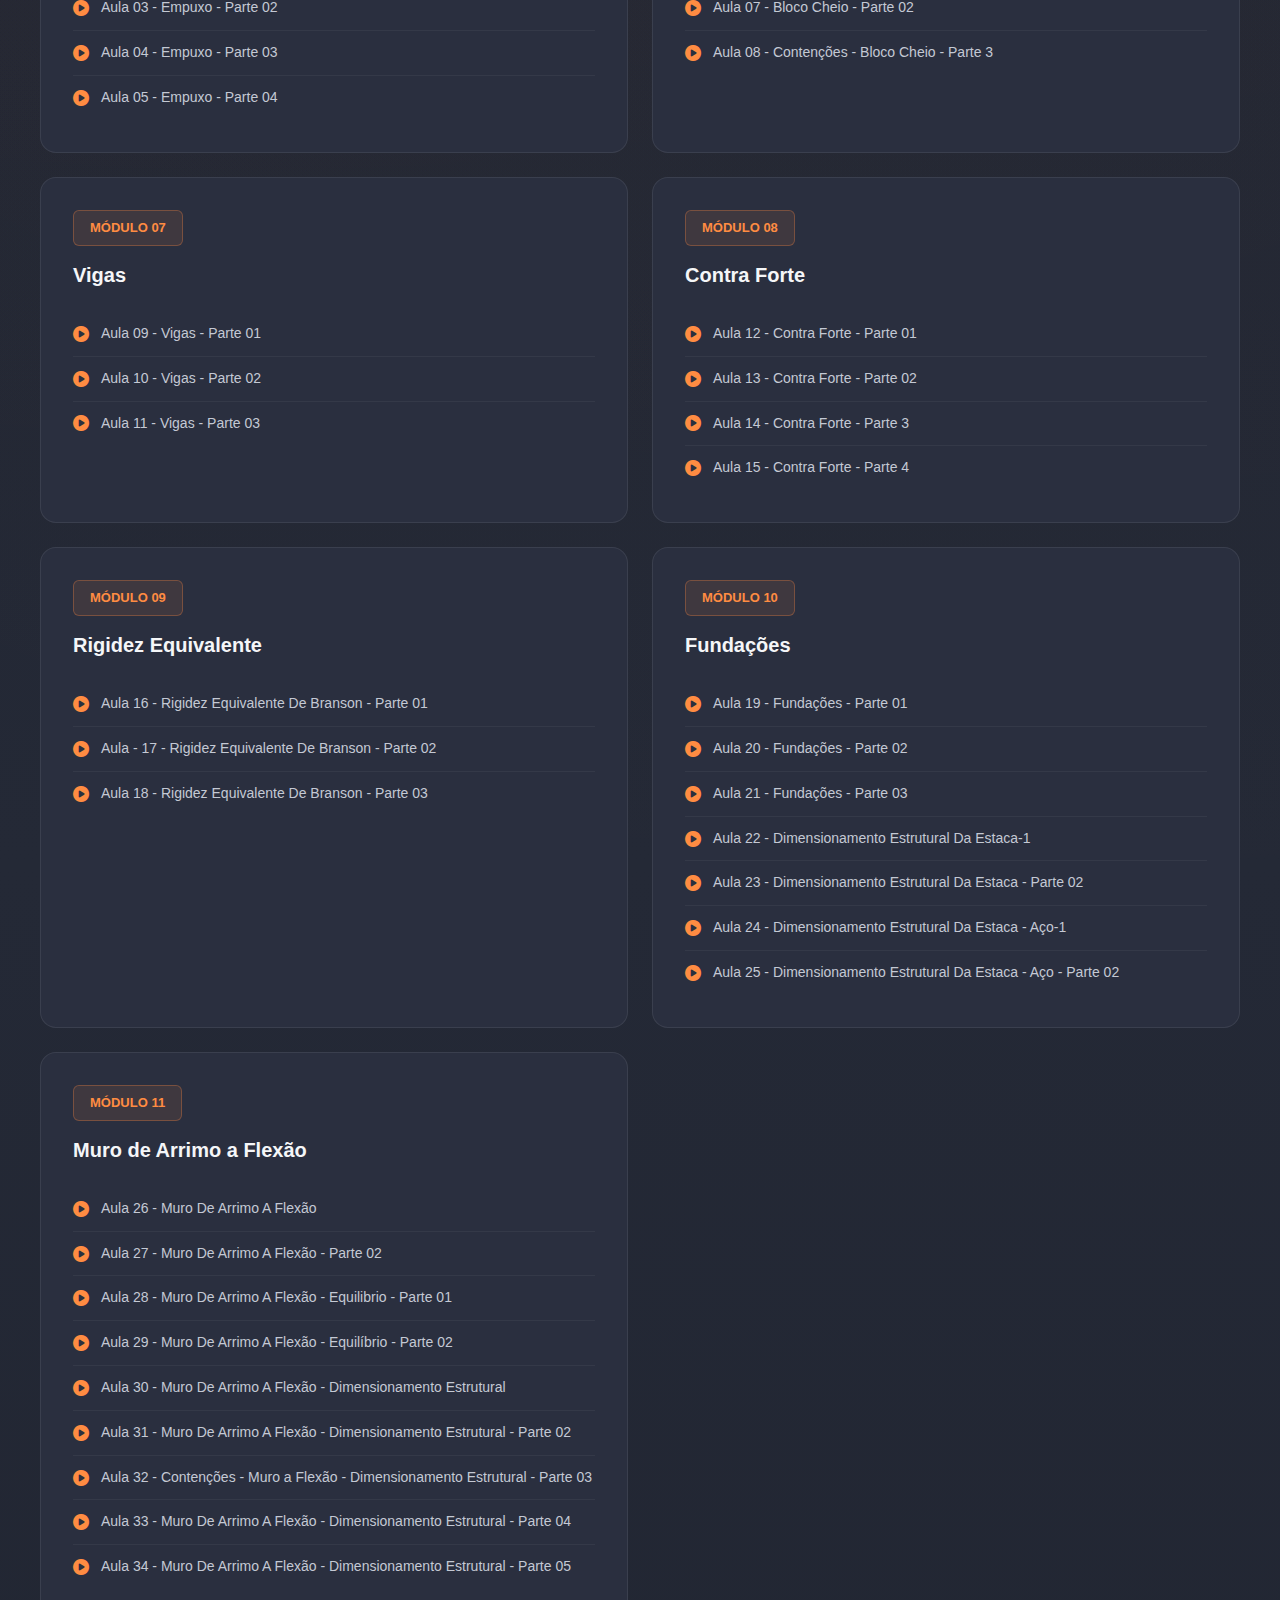
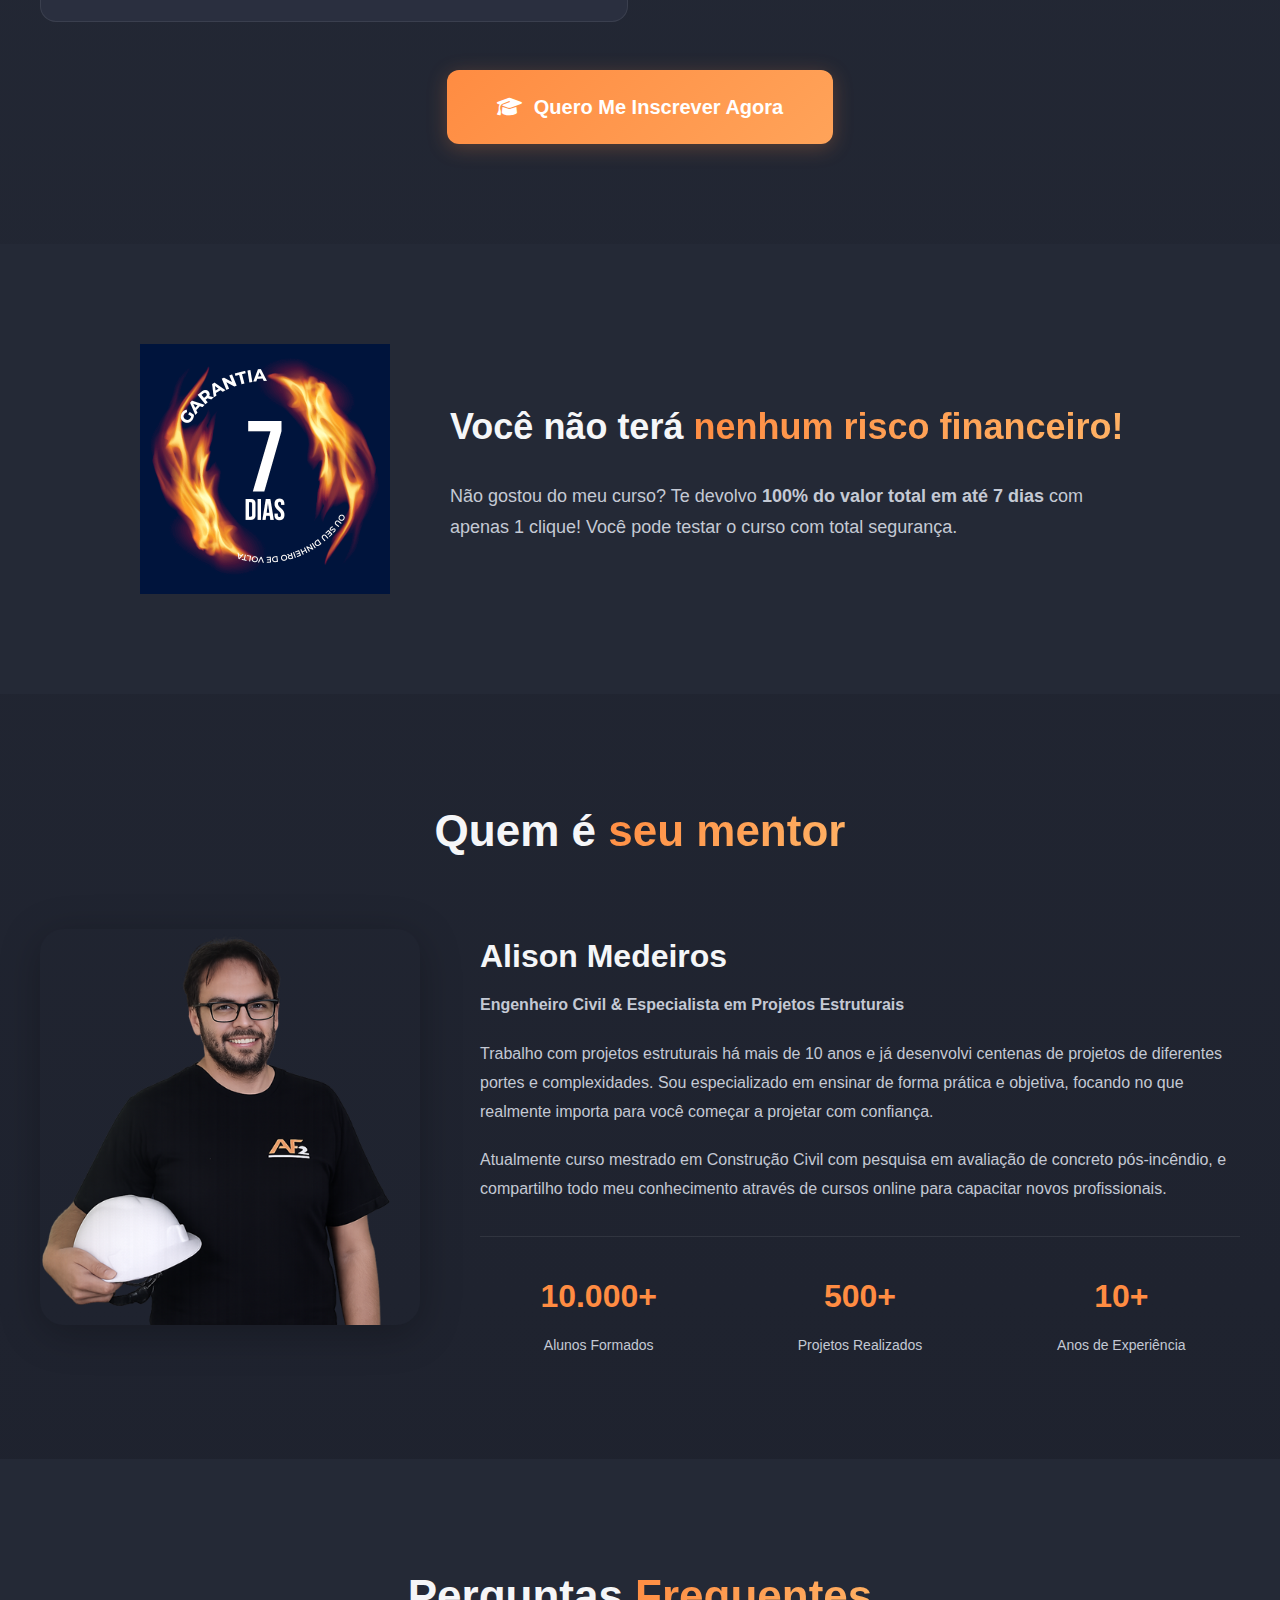
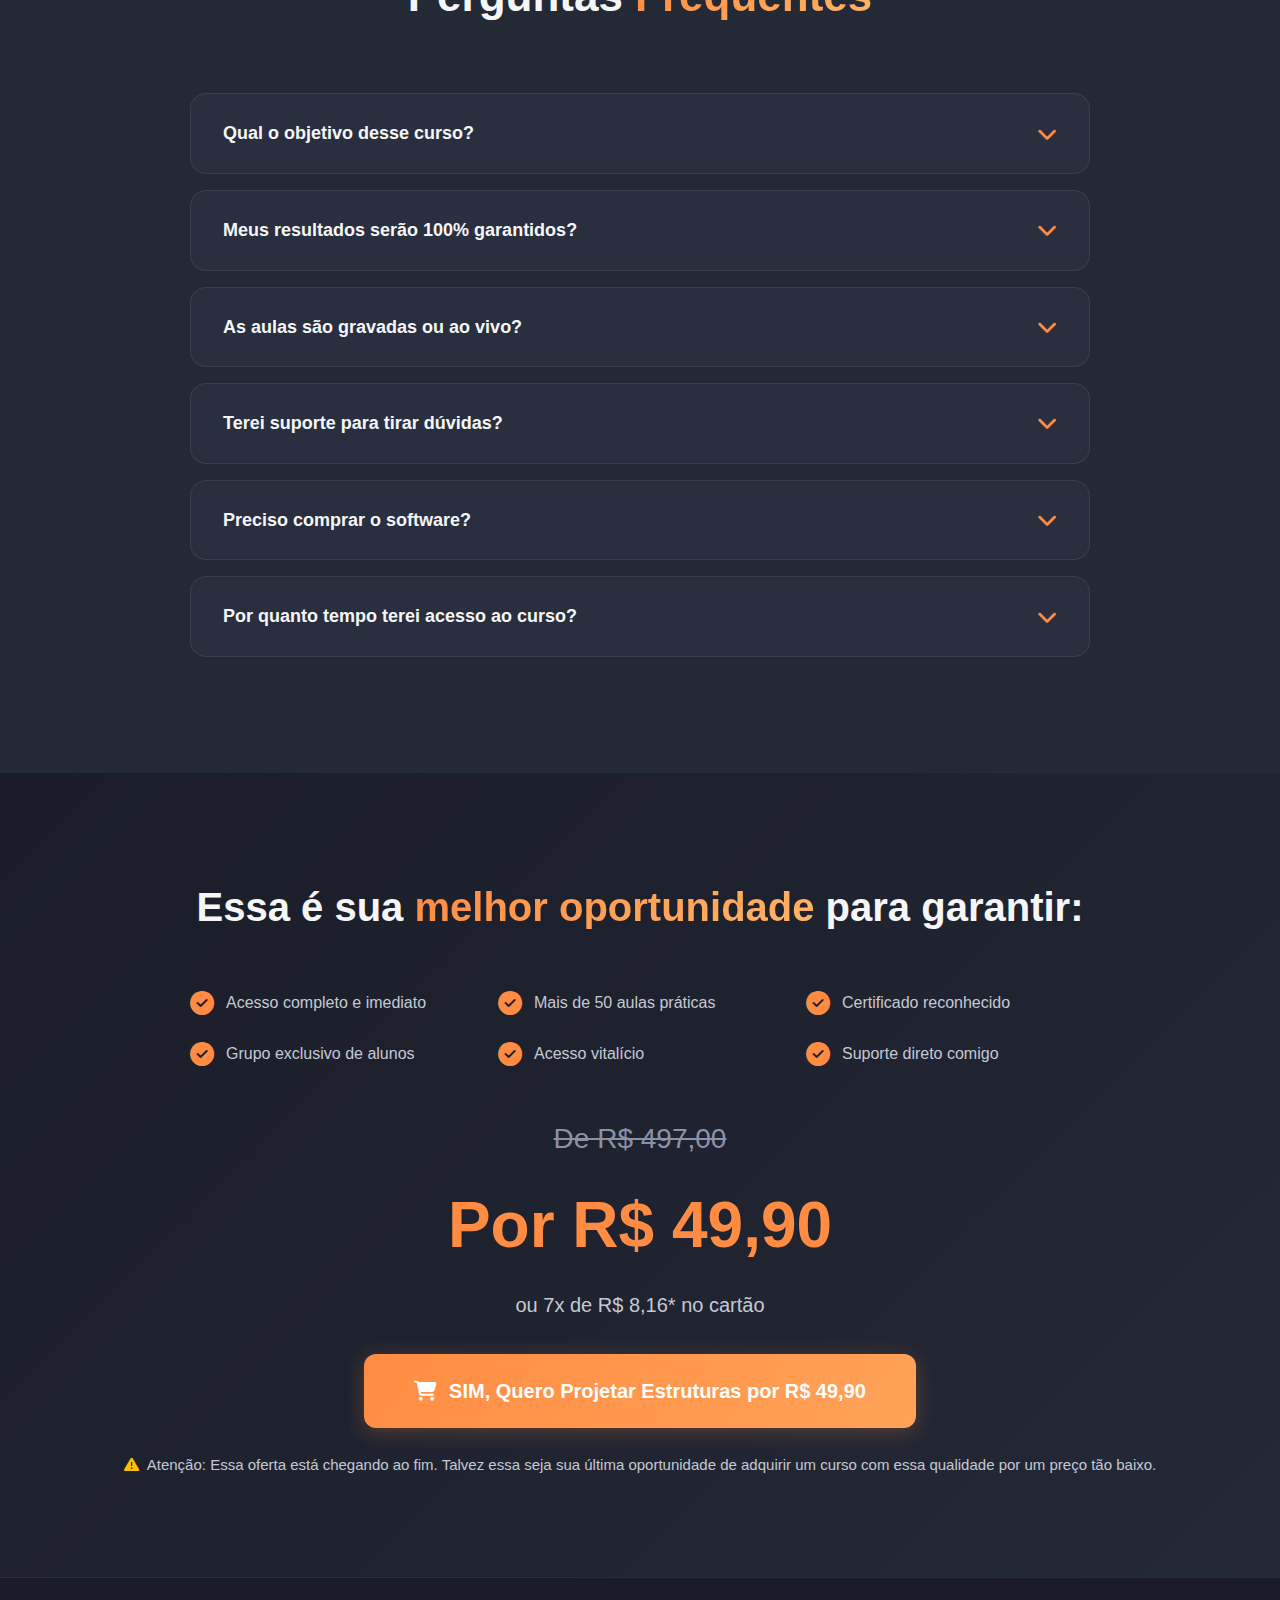
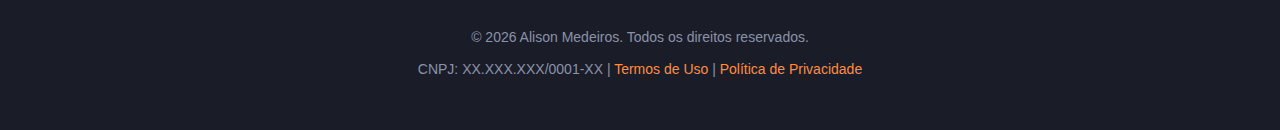
<file: cursos/murodearrimo.html>
<!DOCTYPE html>
<html lang="pt-br">
<head>
  <meta charset="UTF-8">
  <meta name="viewport" content="width=device-width, initial-scale=1.0">
  <title>Muro de Arrimo - Alison Medeiros</title>
  <meta name="description" content="Aprenda a desenvolver projetos estruturais completos com o Muro de Arrimo. Curso prático e objetivo com certificado.">
  <link rel="icon" href="../public/favicon.ico">
  <link rel="stylesheet" href="../assets/style.css">
  <link rel="stylesheet" href="../assets/muroarrimo.css">
  <link rel="stylesheet" href="https://cdnjs.cloudflare.com/ajax/libs/font-awesome/6.4.0/css/all.min.css">
</head>
<body>
  <!-- Header Simples -->
  <header class="header-sales">
    <div class="container">
      <a href="../index.html" class="logo-sales">
        <img src="../public/logo.png" alt="Logo Alison Medeiros" class="logo-image">
        <span>Alison Medeiros</span>
      </a>
      <a href="https://go.hotmart.com/C82163150D?dp=1" class="btn btn-primary">
        <i class="fas fa-shopping-cart"></i>
        Garantir Minha Vaga
      </a>
    </div>
  </header>

  <!-- Hero Section -->
  <section class="hero-sales">
    <div class="container">
      <div class="hero-sales-content">
        <span class="badge-sales">Curso Online Completo</span>
        <h1>Projeto Estrutural de <span class="highlight">Muro de Arrimo</span></h1>
        <p class="hero-subtitle">
          Aprenda o método definitivo e prático, validado por milhares de alunos, 
          onde você irá dominar projetos estruturais com confiança e segurança 
          mesmo que nunca tenha feito um projeto na vida.
        </p>
        
        <div class="hero-benefits">
          <div class="benefit-item">
            <i class="fas fa-check-circle"></i>
            <span>Mais de 50 aulas práticas</span>
          </div>
          <div class="benefit-item">
            <i class="fas fa-check-circle"></i>
            <span>2 projetos completos</span>
          </div>
          <div class="benefit-item">
            <i class="fas fa-check-circle"></i>
            <span>Certificado reconhecido</span>
          </div>
          <div class="benefit-item">
            <i class="fas fa-check-circle"></i>
            <span>Suporte direto comigo</span>
          </div>
        </div>

        <a href="#oferta" class="btn btn-cta">
          <i class="fas fa-graduation-cap"></i>
          Quero Começar Agora
        </a>

        <p class="hero-guarantee">
          <i class="fas fa-shield-alt"></i>
          Garantia de 7 dias ou seu dinheiro de volta
        </p>
      </div>

      <div class="hero-sales-image">
        <img src="../imagens/curso-muro-arrimo-hero.jpg" alt="Muro de Arrimo">
      </div>
    </div>
  </section>

  <!-- Oferta Section -->
  <section id="oferta" class="oferta-section">
    <div class="container">
      <div class="oferta-content">
        <span class="oferta-label">SUPER OFERTA</span>
        <h2>Você nunca viu um curso de Projeto Estrutural com tudo isso</h2>
        <p>
          Resolvemos fazer uma oferta indecorosa nesse início de ano, mas ela está chegando ao fim. 
          Se você quer aprender a projetar estruturas de verdade, essa é a hora, essa é a sua oportunidade!
        </p>

        <div class="oferta-pricing">
          <div class="price-old">
            <span>De R$ 497,00</span>
          </div>
          <div class="price-new">
            <span class="price-label">Por apenas</span>
            <div class="price-value">R$ 49,90</div>
            <span class="price-installment">ou 7x de R$ 8,16* no cartão</span>
          </div>
        </div>

        <a href="https://go.hotmart.com/C82163150D?dp=1" class="btn btn-cta btn-large">
          <i class="fas fa-shopping-cart"></i>
          Quero Aproveitar a Oferta
        </a>

        <div class="oferta-features">
          <div class="feature-item">
            <i class="fas fa-infinity"></i>
            <span>Acesso Vitalício</span>
          </div>
          <div class="feature-item">
            <i class="fas fa-certificate"></i>
            <span>Certificado Incluído</span>
          </div>
          <div class="feature-item">
            <i class="fas fa-headset"></i>
            <span>Suporte 24h</span>
          </div>
        </div>
      </div>
    </div>
  </section>

  <!-- Depoimentos Section -->
  <!-- Conteúdo do Curso -->
  <section class="conteudo-section">
    <div class="container">
      <div class="section-header-sales">
        <h2>O que você vai aprender <span class="highlight">dentro desse treinamento</span></h2>
      </div>

      <div class="projetos-exemplos">
        <div class="projeto-exemplo">
          <img src="../imagens/projeto-muro-arrimo-1.jpg" alt="Muro de Bloco Cheio Armado">
          <h3>Projeto 01</h3>
          <p>Muro de Bloco Cheio Armado</p>
        </div>
        <div class="projeto-exemplo">
          <img src="../imagens/projeto-muro-arrimo-2.jpg" alt="Muro de Arrimo a Flexão">
          <h3>Projeto 02</h3>
          <p>Muro de Arrimo a Flexão</p>
        </div>
      </div>

      <div class="modulos-grid">
        <div class="modulo-card">
          <div class="modulo-header">
            <span class="modulo-numero">MÓDULO 01</span>
            <h3>Acesso ao Grupo de Alunos</h3>
          </div>
          <ul class="modulo-aulas">
            <li><i class="fas fa-play-circle"></i> Acesso ao Grupo de Alunos</li>
          </ul>
        </div>

        <div class="modulo-card">
          <div class="modulo-header">
            <span class="modulo-numero">MÓDULO 02</span>
            <h3>Certificado</h3>
          </div>
          <ul class="modulo-aulas">
            <li><i class="fas fa-play-circle"></i> Como pedir o Certificado</li>
          </ul>
        </div>

        <div class="modulo-card">
          <div class="modulo-header">
            <span class="modulo-numero">MÓDULO 03</span>
            <h3>Material Didático</h3>
          </div>
          <ul class="modulo-aulas">
            <li><i class="fas fa-play-circle"></i> Detalhe muro de arrimo</li>
          </ul>
        </div>

        <div class="modulo-card">
          <div class="modulo-header">
            <span class="modulo-numero">MÓDULO 04</span>
            <h3>Introdução</h3>
          </div>
          <ul class="modulo-aulas">
            <li><i class="fas fa-play-circle"></i> Aula 01 - Contenções - Definições</li>
          </ul>
        </div>

        <div class="modulo-card">
          <div class="modulo-header">
            <span class="modulo-numero">MÓDULO 05</span>
            <h3>Empuxo</h3>
          </div>
          <ul class="modulo-aulas">
            <li><i class="fas fa-play-circle"></i> Aula 02 - Empuxo - Parte 01</li>
            <li><i class="fas fa-play-circle"></i> Aula 03 - Empuxo - Parte 02</li>
            <li><i class="fas fa-play-circle"></i> Aula 04 - Empuxo - Parte 03</li>
            <li><i class="fas fa-play-circle"></i> Aula 05 - Empuxo - Parte 04</li>
          </ul>
        </div>

        <div class="modulo-card">
          <div class="modulo-header">
            <span class="modulo-numero">MÓDULO 06</span>
            <h3>Bloco Cheio</h3>
          </div>
          <ul class="modulo-aulas">
            <li><i class="fas fa-play-circle"></i> Aula 06 - Bloco Cheio - Parte 01</li>
            <li><i class="fas fa-play-circle"></i> Aula 07 - Bloco Cheio - Parte 02</li>
            <li><i class="fas fa-play-circle"></i> Aula 08 - Contenções - Bloco Cheio - Parte 3</li>
          </ul>
        </div>

        <div class="modulo-card">
          <div class="modulo-header">
            <span class="modulo-numero">MÓDULO 07</span>
            <h3>Vigas</h3>
          </div>
          <ul class="modulo-aulas">
            <li><i class="fas fa-play-circle"></i> Aula 09 - Vigas - Parte 01</li>
            <li><i class="fas fa-play-circle"></i> Aula 10 - Vigas - Parte 02</li>
            <li><i class="fas fa-play-circle"></i> Aula 11 - Vigas - Parte 03</li>
          </ul>
        </div>

        <div class="modulo-card">
          <div class="modulo-header">
            <span class="modulo-numero">MÓDULO 08</span>
            <h3>Contra Forte</h3>
          </div>
          <ul class="modulo-aulas">
            <li><i class="fas fa-play-circle"></i> Aula 12 - Contra Forte - Parte 01</li>
            <li><i class="fas fa-play-circle"></i> Aula 13 - Contra Forte - Parte 02</li>
            <li><i class="fas fa-play-circle"></i> Aula 14 - Contra Forte - Parte 3</li>
            <li><i class="fas fa-play-circle"></i> Aula 15 - Contra Forte - Parte 4</li>
          </ul>
        </div>

        <div class="modulo-card">
          <div class="modulo-header">
            <span class="modulo-numero">MÓDULO 09</span>
            <h3>Rigidez Equivalente</h3>
          </div>
          <ul class="modulo-aulas">
            <li><i class="fas fa-play-circle"></i> Aula 16 - Rigidez Equivalente De Branson - Parte 01</li>
            <li><i class="fas fa-play-circle"></i> Aula - 17 - Rigidez Equivalente De Branson - Parte 02</li>
            <li><i class="fas fa-play-circle"></i> Aula 18 - Rigidez Equivalente De Branson - Parte 03</li>
          </ul>
        </div>

        <div class="modulo-card">
          <div class="modulo-header">
            <span class="modulo-numero">MÓDULO 10</span>
            <h3>Fundações</h3>
          </div>
          <ul class="modulo-aulas">
            <li><i class="fas fa-play-circle"></i> Aula 19 - Fundações - Parte 01</li>
            <li><i class="fas fa-play-circle"></i> Aula 20 - Fundações - Parte 02</li>
            <li><i class="fas fa-play-circle"></i> Aula 21 - Fundações - Parte 03</li>
            <li><i class="fas fa-play-circle"></i> Aula 22 - Dimensionamento Estrutural Da Estaca-1</li>
            <li><i class="fas fa-play-circle"></i> Aula 23 - Dimensionamento Estrutural Da Estaca - Parte 02</li>
            <li><i class="fas fa-play-circle"></i> Aula 24 - Dimensionamento Estrutural Da Estaca - Aço-1</li>
            <li><i class="fas fa-play-circle"></i> Aula 25 - Dimensionamento Estrutural Da Estaca - Aço - Parte 02</li>
          </ul>
        </div>

        <div class="modulo-card">
          <div class="modulo-header">
            <span class="modulo-numero">MÓDULO 11</span>
            <h3>Muro de Arrimo a Flexão</h3>
          </div>
          <ul class="modulo-aulas">
            <li><i class="fas fa-play-circle"></i> Aula 26 - Muro De Arrimo A Flexão</li>
            <li><i class="fas fa-play-circle"></i> Aula 27 - Muro De Arrimo A Flexão - Parte 02</li>
            <li><i class="fas fa-play-circle"></i> Aula 28 - Muro De Arrimo A Flexão - Equilibrio - Parte 01</li>
            <li><i class="fas fa-play-circle"></i> Aula 29 - Muro De Arrimo A Flexão - Equilíbrio - Parte 02</li>
            <li><i class="fas fa-play-circle"></i> Aula 30 - Muro De Arrimo A Flexão - Dimensionamento Estrutural</li>
            <li><i class="fas fa-play-circle"></i> Aula 31 - Muro De Arrimo A Flexão - Dimensionamento Estrutural - Parte 02</li>
            <li><i class="fas fa-play-circle"></i> Aula 32 - Contenções - Muro a Flexão - Dimensionamento Estrutural - Parte 03</li>
            <li><i class="fas fa-play-circle"></i> Aula 33 - Muro De Arrimo A Flexão - Dimensionamento Estrutural - Parte 04</li>
            <li><i class="fas fa-play-circle"></i> Aula 34 - Muro De Arrimo A Flexão - Dimensionamento Estrutural - Parte 05</li>
          </ul>
        </div>
      </div>
            
          </ul>
        </div>
      </div>

      <div class="cta-center">
        <a href="https://go.hotmart.com/C82163150D?dp=1" class="btn btn-cta btn-large">
          <i class="fas fa-graduation-cap"></i>
          Quero Me Inscrever Agora
        </a>
      </div>
    </div>
  </section>

  <!-- Garantia Section -->
  <section class="garantia-section">
    <div class="container">
      <div class="garantia-content">
        <img src="../imagens/garantia-7-dias.png" alt="Garantia de 7 dias" class="garantia-badge">
        <div class="garantia-text">
          <h2>Você não terá <span class="highlight">nenhum risco financeiro!</span></h2>
          <p>
            Não gostou do meu curso? Te devolvo <strong>100% do valor total em até 7 dias</strong> 
            com apenas 1 clique! Você pode testar o curso com total segurança.
          </p>
        </div>
      </div>
    </div>
  </section>

  <!-- Sobre o Professor -->
  <section class="professor-section">
    <div class="container">
      <div class="section-header-sales">
        <h2>Quem é <span class="highlight">seu mentor</span></h2>
      </div>

      <div class="professor-content">
        <div class="professor-image">
          <img src="../imagens/alison-perfil.jpg" alt="Alison Medeiros">
        </div>
        <div class="professor-bio">
          <h3>Alison Medeiros</h3>
          <p class="professor-title">Engenheiro Civil & Especialista em Projetos Estruturais</p>
          <p>
            Trabalho com projetos estruturais há mais de 10 anos e já desenvolvi centenas de projetos 
            de diferentes portes e complexidades. Sou especializado em ensinar de forma prática e objetiva, 
            focando no que realmente importa para você começar a projetar com confiança.
          </p>
          <p>
            Atualmente curso mestrado em Construção Civil com pesquisa em avaliação de concreto pós-incêndio, 
            e compartilho todo meu conhecimento através de cursos online para capacitar novos profissionais.
          </p>
          <div class="professor-stats">
            <div class="stat">
              <strong>10.000+</strong>
              <span>Alunos Formados</span>
            </div>
            <div class="stat">
              <strong>500+</strong>
              <span>Projetos Realizados</span>
            </div>
            <div class="stat">
              <strong>10+</strong>
              <span>Anos de Experiência</span>
            </div>
          </div>
        </div>
      </div>
    </div>
  </section>

  <!-- FAQ Section -->
  <section class="faq-section">
    <div class="container">
      <div class="section-header-sales">
        <h2>Perguntas <span class="highlight">Frequentes</span></h2>
      </div>

      <div class="faq-list">
        <div class="faq-item">
          <div class="faq-question">
            <h3>Qual o objetivo desse curso?</h3>
            <i class="fas fa-chevron-down"></i>
          </div>
          <div class="faq-answer">
            <p>
              Transformar estudantes de engenharia civil, recém-formados e projetistas inseguros 
              em calculistas prontos para o mercado. Nossa satisfação é ver bons profissionais 
              atuantes através do conhecimento que passamos em nossos cursos.
            </p>
          </div>
        </div>

        <div class="faq-item">
          <div class="faq-question">
            <h3>Meus resultados serão 100% garantidos?</h3>
            <i class="fas fa-chevron-down"></i>
          </div>
          <div class="faq-answer">
            <p>
              Vai depender do quanto você vai se dedicar. Todo nosso aprendizado requer dedicação. 
              Seguindo o curso passo a passo e aplicando o aprendizado, você vai elaborar projetos 
              com muita qualidade.
            </p>
          </div>
        </div>

        <div class="faq-item">
          <div class="faq-question">
            <h3>As aulas são gravadas ou ao vivo?</h3>
            <i class="fas fa-chevron-down"></i>
          </div>
          <div class="faq-answer">
            <p>
              As aulas já estão gravadas na plataforma e você poderá assistir quantas vezes 
              achar necessário, no seu próprio ritmo e horário.
            </p>
          </div>
        </div>

        <div class="faq-item">
          <div class="faq-question">
            <h3>Terei suporte para tirar dúvidas?</h3>
            <i class="fas fa-chevron-down"></i>
          </div>
          <div class="faq-answer">
            <p>
              Sim! Estou sempre disponível para tirar as dúvidas que surgirem durante o curso. 
              Você será inserido em um grupo exclusivo de alunos com minha presença constante.
            </p>
          </div>
        </div>

        <div class="faq-item">
          <div class="faq-question">
            <h3>Preciso comprar o software?</h3>
            <i class="fas fa-chevron-down"></i>
          </div>
          <div class="faq-answer">
            <p>
              Não! Durante o curso você vai aprender a instalar a versão gratuita do Muro de Arrimo 
              para estudantes, sem custo adicional.
            </p>
          </div>
        </div>

        <div class="faq-item">
          <div class="faq-question">
            <h3>Por quanto tempo terei acesso ao curso?</h3>
            <i class="fas fa-chevron-down"></i>
          </div>
          <div class="faq-answer">
            <p>
              O acesso é vitalício! Você poderá assistir as aulas quantas vezes quiser, 
              para sempre, incluindo todas as atualizações futuras do curso.
            </p>
          </div>
        </div>
      </div>
    </div>
  </section>

  <!-- CTA Final -->
  <section class="cta-final-section">
    <div class="container">
      <div class="cta-final-content">
        <h2>Essa é sua <span class="highlight">melhor oportunidade</span> para garantir:</h2>
        
        <div class="cta-final-features">
          <div class="cta-feature">
            <i class="fas fa-check-circle"></i>
            <span>Acesso completo e imediato</span>
          </div>
          <div class="cta-feature">
            <i class="fas fa-check-circle"></i>
            <span>Mais de 50 aulas práticas</span>
          </div>
          <div class="cta-feature">
            <i class="fas fa-check-circle"></i>
            <span>Certificado reconhecido</span>
          </div>
          <div class="cta-feature">
            <i class="fas fa-check-circle"></i>
            <span>Grupo exclusivo de alunos</span>
          </div>
          <div class="cta-feature">
            <i class="fas fa-check-circle"></i>
            <span>Acesso vitalício</span>
          </div>
          <div class="cta-feature">
            <i class="fas fa-check-circle"></i>
            <span>Suporte direto comigo</span>
          </div>
        </div>

        <div class="cta-final-pricing">
          <div class="price-strike">De R$ 497,00</div>
          <div class="price-current">Por R$ 49,90</div>
          <div class="price-installments">ou 7x de R$ 8,16* no cartão</div>
        </div>

        <a href="https://go.hotmart.com/C82163150D?dp=1" class="btn btn-cta btn-large btn-pulse">
          <i class="fas fa-shopping-cart"></i>
          SIM, Quero Projetar Estruturas por R$ 49,90
        </a>

        <p class="cta-final-warning">
          <i class="fas fa-exclamation-triangle"></i>
          Atenção: Essa oferta está chegando ao fim. Talvez essa seja sua última oportunidade 
          de adquirir um curso com essa qualidade por um preço tão baixo.
        </p>
      </div>
    </div>
  </section>

  <!-- Footer -->
  <footer class="footer-sales">
    <div class="container">
      <p>&copy; 2026 Alison Medeiros. Todos os direitos reservados.</p>
      <p>CNPJ: XX.XXX.XXX/0001-XX | <a href="#">Termos de Uso</a> | <a href="#">Política de Privacidade</a></p>
    </div>
  </footer>

  <script>
    // FAQ Accordion
    document.querySelectorAll('.faq-question').forEach(question => {
      question.addEventListener('click', () => {
        const faqItem = question.parentElement;
        const isActive = faqItem.classList.contains('active');
        
        // Fecha todos os FAQs
        document.querySelectorAll('.faq-item').forEach(item => {
          item.classList.remove('active');
        });
        
        // Abre o clicado se não estava ativo
        if (!isActive) {
          faqItem.classList.add('active');
        }
      });
    });

    // Smooth scroll
    document.querySelectorAll('a[href^="#"]').forEach(anchor => {
      anchor.addEventListener('click', function (e) {
        e.preventDefault();
        const target = document.querySelector(this.getAttribute('href'));
        if (target) {
          target.scrollIntoView({
            behavior: 'smooth',
            block: 'start'
          });
        }
      });
    });
  </script>
</body>
</html>
</file>
<file: assets/style.css>
:root {
  /* Cores principais - Tons de cinza mais suaves */
  --bg-primary: #1a1d28;
  --bg-secondary: #242936;
  --bg-card: #2a2f3f;
  --bg-card-hover: #323847;
  
  /* Textos */
  --text-primary: #f5f6f8;
  --text-secondary: #c4c9d4;
  --text-muted: #8b92a8;
  
  /* Accent colors - Laranja/Amarelo */
  --accent-primary: #ff8c42;
  --accent-secondary: #ffb366;
  --accent-gradient: linear-gradient(135deg, #ff8c42 0%, #ffa359 100%);
  
  /* Bordas e linhas */
  --border-color: rgba(255, 255, 255, .08);
  --border-accent: rgba(255, 140, 66, .3);
  
  /* Sombras */
  --shadow-sm: 0 2px 12px rgba(0, 0, 0, .15);
  --shadow-md: 0 4px 24px rgba(0, 0, 0, .2);
  --shadow-lg: 0 8px 40px rgba(0, 0, 0, .25);
  --shadow-accent: 0 4px 20px rgba(255, 140, 66, .25);
  
  /* Raios e medidas */
  --radius-sm: 8px;
  --radius-md: 12px;
  --radius-lg: 16px;
  --radius-xl: 24px;
  --max-width: 1280px;
  
  /* Transições */
  --transition-fast: all 0.2s cubic-bezier(0.4, 0, 0.2, 1);
  --transition-normal: all 0.3s cubic-bezier(0.4, 0, 0.2, 1);
  --transition-slow: all 0.5s cubic-bezier(0.4, 0, 0.2, 1);
}

/* Reset e Base */
* {
  margin: 0;
  padding: 0;
  box-sizing: border-box;
}

html {
  scroll-behavior: smooth;
  overflow-x: hidden;
}

body {
  font-family: -apple-system, BlinkMacSystemFont, 'Segoe UI', Roboto, 'Helvetica Neue', Arial, sans-serif;
  background: 
    radial-gradient(circle at 20% 10%, rgba(255, 140, 66, .05), transparent 40%),
    radial-gradient(circle at 80% 20%, rgba(255, 140, 66, .03), transparent 40%),
    linear-gradient(180deg, var(--bg-primary) 0%, var(--bg-secondary) 50%, var(--bg-primary) 100%);
  color: var(--text-primary);
  line-height: 1.7;
  font-size: 16px;
  -webkit-font-smoothing: antialiased;
  -moz-osx-font-smoothing: grayscale;
  overflow-x: hidden;
}

/* Scrollbar personalizada */
::-webkit-scrollbar {
  width: 10px;
}

::-webkit-scrollbar-track {
  background: var(--bg-primary);
}

::-webkit-scrollbar-thumb {
  background: var(--accent-primary);
  border-radius: 5px;
}

::-webkit-scrollbar-thumb:hover {
  background: var(--accent-secondary);
}

/* Utilitários */
.container {
  width: min(var(--max-width), calc(100% - 80px));
  margin: 0 auto;
}

a {
  color: inherit;
  text-decoration: none;
  transition: var(--transition-fast);
}

img {
  max-width: 100%;
  height: auto;
  display: block;
}

/* Header / Navigation */
.header {
  position: fixed;
  top: 0;
  left: 0;
  right: 0;
  backdrop-filter: blur(20px) saturate(180%);
  background: rgba(26, 29, 40, .85);
  border-bottom: 1px solid var(--border-color);
  z-index: 1000;
  transition: var(--transition-normal);
}

.header.scrolled {
  box-shadow: var(--shadow-md);
}

.nav {
  display: flex;
  align-items: center;
  justify-content: space-between;
  padding: 20px 0;
  gap: 40px;
}

/* Logo */
.logo {
  display: flex;
  align-items: center;
  gap: 12px;
  font-size: 24px;
  font-weight: 700;
  color: var(--text-primary);
  transition: var(--transition-fast);
}

.logo-icon {
  width: 48px;
  height: 48px;
  border-radius: 50%;
  background: var(--accent-gradient);
  display: flex;
  align-items: center;
  justify-content: center;
  font-size: 20px;
  font-weight: 700;
  color: #fff;
  box-shadow: var(--shadow-accent);
}

.logo-image {
  width: 40px;
  height: 40px;
  object-fit: contain;
  border-radius: 8px;
}

.logo-text {
  color: var(--accent-primary);
}

.logo:hover {
  transform: translateY(-2px);
}

/* Menu */
.menu {
  display: flex;
  gap: 8px;
  list-style: none;
}

.menu a {
  padding: 10px 20px;
  border-radius: var(--radius-sm);
  font-weight: 500;
  font-size: 15px;
  color: var(--text-secondary);
  transition: var(--transition-fast);
  position: relative;
}

.menu a::after {
  content: '';
  position: absolute;
  bottom: 8px;
  left: 20px;
  right: 20px;
  height: 2px;
  background: var(--accent-primary);
  transform: scaleX(0);
  transition: var(--transition-fast);
}

.menu a:hover {
  color: var(--text-primary);
  background: rgba(255, 255, 255, .05);
}

.menu a:hover::after {
  transform: scaleX(1);
}

.menu a.active {
  color: var(--accent-primary);
  background: rgba(255, 140, 66, .1);
}

.menu a.active::after {
  transform: scaleX(1);
}

/* Contact Info */
.header-contact {
  display: flex;
  align-items: center;
  gap: 12px;
  color: var(--text-secondary);
  font-size: 14px;
}

.header-contact i {
  color: var(--accent-primary);
}

/* Hero Section */
.hero {
  min-height: 100vh;
  display: flex;
  align-items: center;
  padding: 120px 0 80px;
  position: relative;
  overflow: hidden;
}

.hero::before {
  content: '';
  position: absolute;
  top: 0;
  left: 0;
  right: 0;
  bottom: 0;
  background: 
    radial-gradient(circle at 30% 20%, rgba(255, 140, 66, .08), transparent 50%),
    radial-gradient(circle at 70% 80%, rgba(255, 140, 66, .05), transparent 50%);
  pointer-events: none;
}

.hero-content {
  display: grid;
  grid-template-columns: 1fr 1fr;
  gap: 80px;
  align-items: center;
  position: relative;
  z-index: 1;
}

.hero-text {
  animation: fadeInUp 0.8s ease-out;
}

.hero-greeting {
  font-size: 20px;
  color: var(--text-secondary);
  margin-bottom: 16px;
  font-weight: 400;
}

.hero-name {
  font-size: clamp(48px, 6vw, 72px);
  font-weight: 800;
  line-height: 1.1;
  margin-bottom: 8px;
  letter-spacing: -0.02em;
  background: linear-gradient(135deg, var(--text-primary) 0%, var(--accent-secondary) 100%);
  -webkit-background-clip: text;
  -webkit-text-fill-color: transparent;
  background-clip: text;
}

.hero-title {
  font-size: clamp(24px, 3vw, 32px);
  color: var(--accent-primary);
  font-weight: 600;
  margin-bottom: 24px;
}

.hero-description {
  font-size: 18px;
  color: var(--text-secondary);
  line-height: 1.8;
  margin-bottom: 40px;
  max-width: 600px;
}

.hero-cta {
  display: flex;
  gap: 16px;
  flex-wrap: wrap;
}

/* Hero Image */
.hero-image {
  position: relative;
  animation: fadeInRight 0.8s ease-out 0.2s both;
}

.hero-image-wrapper {
  position: relative;
  border-radius: var(--radius-xl);
  overflow: hidden;
  box-shadow: var(--shadow-lg);
}

.hero-image-wrapper::before {
  content: '';
  position: absolute;
  inset: 0;
  background: linear-gradient(135deg, transparent 0%, rgba(255, 140, 66, .15) 100%);
  z-index: 1;
}

.hero-image img {
  width: 100%;
  height: 600px;
  background: var(--bg-card);
  object-fit: contain;
  object-position: center;
  display: block;
  filter: grayscale(20%);
  transition: var(--transition-slow);
}

.hero-image-wrapper:hover img {
  transform: scale(1.05);
  filter: grayscale(0%);
}

/* Social Links */
.hero-social {
  display: flex;
  gap: 16px;
  margin-top: 40px;
}

.social-link {
  width: 48px;
  height: 48px;
  border-radius: 50%;
  background: var(--bg-card);
  border: 1px solid var(--border-color);
  display: flex;
  align-items: center;
  justify-content: center;
  color: var(--text-secondary);
  transition: var(--transition-fast);
}

.social-link:hover {
  background: var(--accent-primary);
  border-color: var(--accent-primary);
  color: #fff;
  transform: translateY(-4px);
  box-shadow: var(--shadow-accent);
}

/* Buttons */
.btn {
  display: inline-flex;
  align-items: center;
  justify-content: center;
  gap: 10px;
  padding: 16px 32px;
  border-radius: var(--radius-md);
  font-weight: 600;
  font-size: 16px;
  cursor: pointer;
  transition: var(--transition-fast);
  border: none;
  text-decoration: none;
  white-space: nowrap;
}

.btn-primary {
  background: var(--accent-gradient);
  color: #fff;
  box-shadow: var(--shadow-accent);
  border: 2px solid transparent;
}

.btn-primary:hover {
  transform: translateY(-3px);
  box-shadow: 0 6px 30px rgba(255, 140, 66, .4);
}

.btn-secondary {
  background: var(--bg-card);
  color: var(--text-primary);
  border: 2px solid var(--border-color);
}

.btn-secondary:hover {
  background: var(--bg-card-hover);
  border-color: var(--accent-primary);
  transform: translateY(-2px);
}

/* Section */
.section {
  padding: 100px 0;
  position: relative;
}

.section-header {
  text-align: center;
  margin-bottom: 60px;
  animation: fadeInUp 0.8s ease-out;
}

.section-label {
  font-size: 14px;
  font-weight: 600;
  color: var(--accent-primary);
  text-transform: uppercase;
  letter-spacing: 2px;
  margin-bottom: 16px;
  display: inline-block;
}

.section-title {
  font-size: clamp(32px, 4vw, 48px);
  font-weight: 800;
  margin-bottom: 16px;
  letter-spacing: -0.02em;
  position: relative;
  display: inline-block;
}

.section-title::after {
  content: '';
  position: absolute;
  bottom: -8px;
  left: 50%;
  transform: translateX(-50%);
  width: 80px;
  height: 4px;
  background: var(--accent-gradient);
  border-radius: 2px;
}

.section-description {
  font-size: 18px;
  color: var(--text-secondary);
  max-width: 700px;
  margin: 24px auto 0;
  line-height: 1.8;
}

/* About Section */
.about-content {
  display: grid;
  grid-template-columns: 450px 1fr;
  gap: 80px;
  align-items: center;
}

.about-image {
  position: relative;
  border-radius: var(--radius-xl);
  overflow: hidden;
  box-shadow: var(--shadow-lg);
}

.about-image img {
  width: 100%;
  height: auto;
  filter: grayscale(30%);
  transition: var(--transition-slow);
}

.about-image:hover img {
  filter: grayscale(0%);
  transform: scale(1.05);
}

.about-info h3 {
  font-size: 32px;
  margin-bottom: 12px;
}

.about-role {
  font-size: 20px;
  color: var(--accent-primary);
  font-weight: 600;
  margin-bottom: 24px;
}

.about-description {
  font-size: 17px;
  color: var(--text-secondary);
  line-height: 1.8;
  margin-bottom: 32px;
}

.about-details {
  display: grid;
  gap: 16px;
  margin-bottom: 32px;
}

.about-detail {
  display: flex;
  gap: 16px;
  font-size: 16px;
}

.about-detail-label {
  color: var(--text-muted);
  min-width: 120px;
}

.about-detail-value {
  color: var(--text-primary);
  font-weight: 500;
}

/* Services Section */
.services-grid {
  display: grid;
  grid-template-columns: repeat(auto-fit, minmax(320px, 1fr));
  gap: 32px;
}

.service-card {
  padding: 40px 32px;
  background: var(--bg-card);
  border: 1px solid var(--border-color);
  border-radius: var(--radius-lg);
  transition: var(--transition-normal);
  position: relative;
  overflow: hidden;
}

.service-card::before {
  content: '';
  position: absolute;
  top: 0;
  left: 0;
  right: 0;
  height: 3px;
  background: var(--accent-gradient);
  transform: scaleX(0);
  transition: var(--transition-normal);
}

.service-card:hover {
  transform: translateY(-8px);
  border-color: var(--border-accent);
  box-shadow: var(--shadow-lg);
}

.service-card:hover::before {
  transform: scaleX(1);
}

.service-icon {
  width: 80px;
  height: 80px;
  border-radius: 50%;
  background: rgba(255, 140, 66, .1);
  border: 2px solid var(--border-accent);
  display: flex;
  align-items: center;
  justify-content: center;
  margin-bottom: 24px;
  transition: var(--transition-normal);
}

.service-icon i {
  font-size: 32px;
  color: var(--accent-primary);
}

.service-card:hover .service-icon {
  background: var(--accent-gradient);
  border-color: var(--accent-primary);
  transform: scale(1.1);
}

.service-card:hover .service-icon i {
  color: #fff;
}

.service-card h3 {
  font-size: 24px;
  margin-bottom: 16px;
  color: var(--text-primary);
}

.service-card p {
  color: var(--text-secondary);
  line-height: 1.7;
  font-size: 15px;
}

/* Portfolio Section */
.portfolio-grid {
  display: grid;
  grid-template-columns: repeat(auto-fit, minmax(350px, 1fr));
  gap: 32px;
}

.portfolio-item {
  position: relative;
  border-radius: var(--radius-lg);
  overflow: hidden;
  background: var(--bg-card);
  transition: var(--transition-normal);
  cursor: pointer;
}

.portfolio-item:hover {
  transform: translateY(-8px);
  box-shadow: var(--shadow-lg);
}

.portfolio-image {
  position: relative;
  width: 100%;
  height: 300px;
  overflow: hidden;
}

.portfolio-image img {
  width: 100%;
  height: 100%;
  object-fit: cover;
  transition: var(--transition-slow);
}

.portfolio-item:hover .portfolio-image img {
  transform: scale(1.1);
}

.portfolio-overlay {
  position: absolute;
  inset: 0;
  background: linear-gradient(180deg, transparent 0%, rgba(26, 29, 40, .95) 100%);
  display: flex;
  flex-direction: column;
  justify-content: flex-end;
  padding: 24px;
  opacity: 0;
  transition: var(--transition-normal);
}

.portfolio-item:hover .portfolio-overlay {
  opacity: 1;
}

.portfolio-info h3 {
  font-size: 20px;
  margin-bottom: 8px;
  color: var(--text-primary);
}

.portfolio-info p {
  font-size: 14px;
  color: var(--text-secondary);
}

.portfolio-link {
  margin-top: 16px;
  display: inline-flex;
  align-items: center;
  gap: 8px;
  color: var(--accent-primary);
  font-weight: 600;
  font-size: 14px;
}

/* Contact Section */
.contact-content {
  display: grid;
  grid-template-columns: 1fr 1fr;
  gap: 80px;
  max-width: 1100px;
  margin: 0 auto;
}

.contact-form h3 {
  font-size: 32px;
  margin-bottom: 32px;
}

.form-group {
  margin-bottom: 24px;
}

.form-group label {
  display: block;
  margin-bottom: 8px;
  font-weight: 500;
  color: var(--text-secondary);
}

.form-control {
  width: 100%;
  padding: 14px 18px;
  background: var(--bg-card);
  border: 2px solid var(--border-color);
  border-radius: var(--radius-md);
  color: var(--text-primary);
  font-size: 15px;
  font-family: inherit;
  transition: var(--transition-fast);
}

.form-control:focus {
  outline: none;
  border-color: var(--accent-primary);
  background: var(--bg-card-hover);
}

textarea.form-control {
  min-height: 150px;
  resize: vertical;
}

.contact-info h3 {
  font-size: 32px;
  margin-bottom: 24px;
}

.contact-info-text {
  color: var(--text-secondary);
  line-height: 1.8;
  margin-bottom: 32px;
}

.contact-details {
  display: grid;
  gap: 24px;
}

.contact-detail {
  display: flex;
  gap: 16px;
  align-items: flex-start;
}

.contact-detail-icon {
  width: 48px;
  height: 48px;
  border-radius: 50%;
  background: rgba(255, 140, 66, .1);
  border: 1px solid var(--border-accent);
  display: flex;
  align-items: center;
  justify-content: center;
  flex-shrink: 0;
}

.contact-detail-icon i {
  color: var(--accent-primary);
  font-size: 20px;
}

.contact-detail-content h4 {
  font-size: 18px;
  margin-bottom: 4px;
  color: var(--text-primary);
}

.contact-detail-content p {
  color: var(--text-secondary);
  font-size: 15px;
  line-height: 1.6;
}

.contact-detail-content a {
  color: var(--text-secondary);
}

.contact-detail-content a:hover {
  color: var(--accent-primary);
}

.contact-social {
  margin-top: 40px;
}

.contact-social h4 {
  font-size: 18px;
  margin-bottom: 16px;
  color: var(--text-primary);
}

.contact-social-links {
  display: flex;
  gap: 12px;
}

/* Footer */
.footer {
  background: var(--bg-primary);
  border-top: 1px solid var(--border-color);
  padding: 60px 0 30px;
  margin-top: 100px;
}

.footer-content {
  display: grid;
  grid-template-columns: 2fr 1fr 1fr 1fr;
  gap: 60px;
  margin-bottom: 40px;
}

.footer-brand h3 {
  font-size: 24px;
  margin-bottom: 16px;
}

.footer-brand p {
  color: var(--text-secondary);
  line-height: 1.7;
  margin-bottom: 24px;
}

.footer-section h4 {
  font-size: 18px;
  margin-bottom: 20px;
  color: var(--text-primary);
}

.footer-links {
  list-style: none;
}

.footer-links li {
  margin-bottom: 12px;
}

.footer-links a {
  color: var(--text-secondary);
  transition: var(--transition-fast);
}

.footer-links a:hover {
  color: var(--accent-primary);
  padding-left: 4px;
}

.footer-bottom {
  padding-top: 30px;
  border-top: 1px solid var(--border-color);
  text-align: center;
  color: var(--text-muted);
  font-size: 14px;
}

/* Animations */
@keyframes fadeInUp {
  from {
    opacity: 0;
    transform: translateY(30px);
  }
  to {
    opacity: 1;
    transform: translateY(0);
  }
}

@keyframes fadeInRight {
  from {
    opacity: 0;
    transform: translateX(30px);
  }
  to {
    opacity: 1;
    transform: translateX(0);
  }
}

@keyframes float {
  0%, 100% {
    transform: translateY(0px);
  }
  50% {
    transform: translateY(-20px);
  }
}

/* Responsive Design */
@media (max-width: 1024px) {
  .container {
    width: calc(100% - 48px);
  }
  
  .hero-content,
  .about-content,
  .contact-content {
    grid-template-columns: 1fr;
    gap: 48px;
  }
  
  .footer-content {
    grid-template-columns: 1fr 1fr;
    gap: 40px;
  }
}

@media (max-width: 768px) {
  .container {
    width: calc(100% - 32px);
  }
  
  .nav {
    flex-wrap: wrap;
    gap: 16px;
  }
  
  .menu {
    order: 3;
    width: 100%;
    justify-content: center;
    flex-wrap: wrap;
  }
  
  .hero {
    min-height: auto;
    padding: 100px 0 60px;
  }
  
  .section {
    padding: 60px 0;
  }
  
  .services-grid,
  .portfolio-grid {
    grid-template-columns: 1fr;
  }
  
  .footer-content {
    grid-template-columns: 1fr;
  }
}

@media (max-width: 480px) {
  .hero-name {
    font-size: 36px;
  }
  
  .hero-title {
    font-size: 20px;
  }
  
  .btn {
    width: 100%;
  }
  
  .hero-cta {
    flex-direction: column;
  }
}

/* About Image Vertical */
.about-image-vertical {
  max-width: 400px;
}

.about-image-vertical img {
  width: 100%;
  height: 550px;
  object-fit: cover;
}

/* Plugins Content */
.plugins-content {
  margin-top: 40px;
}

.plugins-intro {
  text-align: center;
  max-width: 900px;
  margin: 0 auto 48px;
  padding: 32px;
  background: var(--bg-card);
  border-radius: var(--radius-lg);
  border: 1px solid var(--line);
}

.plugins-intro p {
  font-size: 16px;
  line-height: 1.8;
  color: var(--text-secondary);
  margin: 0;
}

/* Cursos Section */
.cursos-intro {
  text-align: center;
  max-width: 900px;
  margin: 0 auto 48px;
  padding: 32px;
  background: var(--bg-card);
  border-radius: var(--radius-lg);
  border: 1px solid var(--line);
}

.cursos-intro p {
  font-size: 16px;
  line-height: 1.8;
  color: var(--text-secondary);
  margin: 0;
}

.cursos-grid {
  display: grid;
  grid-template-columns: repeat(auto-fit, minmax(380px, 1fr));
  gap: 32px;
  margin-top: 48px;
}

.curso-card {
  padding: 32px;
  background: var(--bg-card);
  border: 1px solid var(--line);
  border-radius: var(--radius-lg);
  transition: var(--transition-normal);
  display: flex;
  flex-direction: column;
  gap: 24px;
}

.curso-card:hover {
  transform: translateY(-8px);
  border-color: var(--border-accent);
  box-shadow: var(--shadow-lg);
}

.curso-header {
  display: flex;
  align-items: center;
  gap: 16px;
}

.curso-icon {
  width: 64px;
  height: 64px;
  border-radius: 12px;
  background: rgba(255, 140, 66, .1);
  border: 2px solid var(--border-accent);
  display: flex;
  align-items: center;
  justify-content: center;
  flex-shrink: 0;
}

.curso-icon i {
  font-size: 28px;
  color: var(--accent-primary);
}

.curso-header h3 {
  font-size: 20px;
  font-weight: 600;
  color: var(--text-primary);
  margin: 0;
  line-height: 1.3;
}

.curso-description {
  color: var(--text-secondary);
  font-size: 15px;
  line-height: 1.7;
  margin: 0;
}

.curso-topics {
  list-style: none;
  padding: 0;
  margin: 0;
  display: flex;
  flex-direction: column;
  gap: 12px;
}

.curso-topics li {
  display: flex;
  align-items: center;
  gap: 12px;
  color: var(--text-secondary);
  font-size: 14px;
}

.curso-topics li i {
  color: var(--accent-primary);
  font-size: 16px;
}

.curso-card .btn {
  margin-top: auto;
  width: 100%;
}

/* Responsive adjustments */
@media (max-width: 1024px) {
  .cursos-grid {
    grid-template-columns: repeat(auto-fit, minmax(320px, 1fr));
  }
}

@media (max-width: 768px) {
  .cursos-grid {
    grid-template-columns: 1fr;
  }
  
  .about-image-vertical {
    max-width: 100%;
  }
  
  .about-image-vertical img {
    height: 400px;
  }
}

/* Portfolio 3D - Iframe direto */
.portfolio-item-3d {
  display: flex;
  flex-direction: column;
  height: 100%;
}

.portfolio-3d-viewer {
  position: relative;
  width: 100%;
  height: 400px;
  border-radius: var(--radius-lg) var(--radius-lg) 0 0;
  overflow: hidden;
  background: var(--bg-primary);
}

.portfolio-3d-viewer iframe {
  position: absolute;
  top: 0;
  left: 0;
  width: 100%;
  height: 100%;
  border: none;
}

.portfolio-3d-info {
  padding: 24px;
  background: var(--bg-card);
  border: 1px solid var(--line);
  border-top: none;
  border-radius: 0 0 var(--radius-lg) var(--radius-lg);
  display: flex;
  flex-direction: column;
  gap: 12px;
}

.portfolio-3d-info h3 {
  font-size: 18px;
  font-weight: 600;
  color: var(--text-primary);
  margin: 0;
}

.portfolio-3d-info p {
  font-size: 14px;
  color: var(--text-secondary);
  margin: 0;
}

.portfolio-3d-info .portfolio-link {
  display: inline-flex;
  align-items: center;
  gap: 8px;
  color: var(--accent-primary);
  font-size: 14px;
  font-weight: 500;
  transition: var(--transition-fast);
}

.portfolio-3d-info .portfolio-link:hover {
  color: var(--accent-secondary);
  gap: 12px;
}

/* Portfolio Modal */
.portfolio-item-modal {
  cursor: pointer;
}

.portfolio-item-modal:hover {
  transform: translateY(-8px);
}

/* Sketchfab Modal */
.sketchfab-modal {
  display: none;
  position: fixed;
  z-index: 10000;
  left: 0;
  top: 0;
  width: 100%;
  height: 100%;
  background-color: rgba(0, 0, 0, 0.9);
  backdrop-filter: blur(10px);
  align-items: center;
  justify-content: center;
  animation: fadeIn 0.3s ease;
}

@keyframes fadeIn {
  from {
    opacity: 0;
  }
  to {
    opacity: 1;
  }
}

.sketchfab-modal-content {
  position: relative;
  width: 90%;
  max-width: 1200px;
  height: 85vh;
  background: var(--bg-card);
  border-radius: var(--radius-lg);
  padding: 24px;
  display: flex;
  flex-direction: column;
  gap: 16px;
  box-shadow: 0 20px 60px rgba(0, 0, 0, 0.5);
  animation: slideUp 0.4s ease;
}

@keyframes slideUp {
  from {
    transform: translateY(50px);
    opacity: 0;
  }
  to {
    transform: translateY(0);
    opacity: 1;
  }
}

.sketchfab-modal-close {
  position: absolute;
  top: 16px;
  right: 16px;
  color: var(--text-muted);
  font-size: 32px;
  font-weight: 300;
  cursor: pointer;
  transition: var(--transition-fast);
  z-index: 10;
  width: 40px;
  height: 40px;
  display: flex;
  align-items: center;
  justify-content: center;
  border-radius: 8px;
  background: rgba(0, 0, 0, 0.3);
}

.sketchfab-modal-close:hover {
  color: var(--accent-primary);
  background: rgba(255, 140, 66, 0.2);
  transform: rotate(90deg);
}

#sketchfabModalTitle {
  font-size: 24px;
  font-weight: 700;
  color: var(--text-primary);
  margin: 0;
  padding-right: 50px;
}

#sketchfabModalIframe {
  flex: 1;
  width: 100%;
  border-radius: var(--radius-md);
  overflow: hidden;
  background: var(--bg-primary);
}

/* Responsive */
@media (max-width: 768px) {
  .sketchfab-modal-content {
    width: 95%;
    height: 90vh;
    padding: 16px;
  }
  
  #sketchfabModalTitle {
    font-size: 18px;
  }
  
  .portfolio-3d-viewer {
    height: 300px;
  }
}
</file>
<file: assets/eletrico.css>
/* ===================================
   CURSO SALES PAGE STYLES
   =================================== */

/* Reset e Base */
.curso-vendas-page {
  background: var(--bg-primary);
}

/* Header Sales */
.header-sales {
  position: sticky;
  top: 0;
  background: rgba(26, 29, 40, 0.95);
  backdrop-filter: blur(20px);
  border-bottom: 1px solid var(--border-color);
  padding: 16px 0;
  z-index: 1000;
  box-shadow: var(--shadow-md);
}

.header-sales .container {
  display: flex;
  align-items: center;
  justify-content: space-between;
}

.logo-sales {
  display: flex;
  align-items: center;
  gap: 12px;
  font-size: 20px;
  font-weight: 700;
  color: var(--text-primary);
  text-decoration: none;
}

.logo-sales .logo-image {
  width: 40px;
  height: 40px;
}

/* Hero Sales */
.hero-sales {
  padding: 80px 0 100px;
  background: 
    radial-gradient(circle at 30% 20%, rgba(255, 140, 66, .08), transparent 50%),
    radial-gradient(circle at 70% 80%, rgba(255, 140, 66, .05), transparent 50%);
}

.hero-sales .container {
  display: grid;
  grid-template-columns: 1fr 1fr;
  gap: 60px;
  align-items: center;
}

.badge-sales {
  display: inline-block;
  padding: 8px 20px;
  background: rgba(255, 140, 66, 0.1);
  border: 1px solid var(--border-accent);
  border-radius: 100px;
  color: var(--accent-primary);
  font-size: 14px;
  font-weight: 600;
  margin-bottom: 24px;
  text-transform: uppercase;
  letter-spacing: 0.5px;
}

.hero-sales h1 {
  font-size: clamp(40px, 5vw, 56px);
  font-weight: 800;
  line-height: 1.1;
  margin-bottom: 24px;
  letter-spacing: -0.02em;
}

.hero-subtitle {
  font-size: 18px;
  color: var(--text-secondary);
  line-height: 1.7;
  margin-bottom: 32px;
}

.hero-benefits {
  display: grid;
  grid-template-columns: repeat(2, 1fr);
  gap: 16px;
  margin-bottom: 32px;
}

.benefit-item {
  display: flex;
  align-items: center;
  gap: 12px;
  color: var(--text-secondary);
  font-size: 15px;
}

.benefit-item i {
  color: var(--accent-primary);
  font-size: 20px;
}

.btn-cta {
  display: inline-flex;
  align-items: center;
  justify-content: center;
  gap: 12px;
  padding: 18px 40px;
  background: var(--accent-gradient);
  color: #fff;
  font-size: 18px;
  font-weight: 700;
  border-radius: var(--radius-md);
  border: none;
  cursor: pointer;
  transition: var(--transition-fast);
  box-shadow: var(--shadow-accent);
  text-decoration: none;
}

.btn-cta:hover {
  transform: translateY(-3px);
  box-shadow: 0 8px 40px rgba(255, 140, 66, 0.4);
}

.btn-large {
  font-size: 20px;
  padding: 20px 50px;
}

.btn-pulse {
  animation: pulse 2s infinite;
}

@keyframes pulse {
  0%, 100% {
    box-shadow: 0 4px 20px rgba(255, 140, 66, .25);
  }
  50% {
    box-shadow: 0 8px 40px rgba(255, 140, 66, .5);
  }
}

.hero-guarantee {
  margin-top: 24px;
  display: flex;
  align-items: center;
  gap: 8px;
  color: var(--text-muted);
  font-size: 14px;
}

.hero-guarantee i {
  color: var(--accent-primary);
}

.hero-sales-image {
  position: relative;
}

.hero-sales-image img {
  width: 100%;
  border-radius: var(--radius-xl);
  box-shadow: var(--shadow-lg);
}

.hero-stats {
  position: absolute;
  bottom: -30px;
  left: 20px;
  right: 20px;
  background: var(--bg-card);
  border: 1px solid var(--border-color);
  border-radius: var(--radius-lg);
  padding: 20px;
  display: flex;
  justify-content: space-around;
  box-shadow: var(--shadow-lg);
}

.stat-item {
  text-align: center;
}

.stat-item strong {
  display: block;
  font-size: 24px;
  font-weight: 800;
  color: var(--accent-primary);
  margin-bottom: 4px;
}

.stat-item span {
  font-size: 13px;
  color: var(--text-secondary);
}

/* Section Header Sales */
.section-header-sales {
  text-align: center;
  margin-bottom: 60px;
}

.section-header-sales h2 {
  font-size: clamp(32px, 4vw, 44px);
  font-weight: 800;
  margin-bottom: 16px;
}

/* Resultado Section */
.resultado-section {
  padding: 100px 0;
  background: var(--bg-secondary);
}

.resultado-content {
  display: grid;
  grid-template-columns: repeat(3, 1fr);
  gap: 32px;
  margin-bottom: 48px;
}

.resultado-card {
  background: var(--bg-card);
  border: 1px solid var(--border-color);
  border-radius: var(--radius-lg);
  padding: 40px 32px;
  text-align: center;
  transition: var(--transition-normal);
}

.resultado-card:hover {
  transform: translateY(-8px);
  border-color: var(--border-accent);
  box-shadow: var(--shadow-lg);
}

.resultado-numero {
  font-size: 48px;
  font-weight: 800;
  color: var(--accent-primary);
  margin-bottom: 12px;
  line-height: 1;
}

.resultado-desc {
  color: var(--text-secondary);
  font-size: 16px;
}

.resultado-text {
  max-width: 900px;
  margin: 0 auto;
  text-align: center;
  padding: 32px;
  background: var(--bg-card);
  border: 1px solid var(--border-color);
  border-radius: var(--radius-lg);
}

.resultado-text p {
  font-size: 18px;
  line-height: 1.7;
  color: var(--text-secondary);
}

/* Oferta Section */
.oferta-section {
  padding: 100px 0;
  text-align: center;
}

.oferta-label {
  display: inline-block;
  padding: 8px 24px;
  background: rgba(255, 140, 66, 0.1);
  border: 1px solid var(--border-accent);
  border-radius: 100px;
  color: var(--accent-primary);
  font-size: 14px;
  font-weight: 700;
  margin-bottom: 24px;
  text-transform: uppercase;
  letter-spacing: 1px;
}

.oferta-content {
  max-width: 800px;
  margin: 0 auto;
}

.oferta-content h2 {
  font-size: clamp(32px, 4vw, 44px);
  font-weight: 800;
  margin-bottom: 24px;
}

.oferta-content > p {
  font-size: 18px;
  color: var(--text-secondary);
  line-height: 1.7;
  margin-bottom: 48px;
}

.oferta-pricing {
  background: var(--bg-card);
  border: 2px solid var(--border-accent);
  border-radius: var(--radius-xl);
  padding: 48px;
  margin-bottom: 32px;
}

.price-old {
  margin-bottom: 16px;
}

.price-old span {
  font-size: 24px;
  color: var(--text-muted);
  text-decoration: line-through;
}

.price-new {
  margin-bottom: 24px;
}

.price-label {
  display: block;
  font-size: 16px;
  color: var(--text-secondary);
  margin-bottom: 8px;
}

.price-value {
  font-size: 72px;
  font-weight: 900;
  color: var(--accent-primary);
  line-height: 1;
  margin-bottom: 8px;
}

.price-installment {
  font-size: 18px;
  color: var(--text-secondary);
}

.oferta-features {
  display: flex;
  justify-content: center;
  gap: 40px;
  margin-top: 32px;
}

.feature-item {
  display: flex;
  align-items: center;
  gap: 12px;
  color: var(--text-secondary);
  font-size: 15px;
  font-weight: 500;
}

.feature-item i {
  font-size: 24px;
  color: var(--accent-primary);
}

/* Depoimentos Section */
.depoimentos-section {
  padding: 100px 0;
  background: var(--bg-secondary);
}

.depoimentos-grid {
  display: grid;
  grid-template-columns: repeat(3, 1fr);
  gap: 32px;
}

.depoimento-card {
  background: var(--bg-card);
  border: 1px solid var(--border-color);
  border-radius: var(--radius-lg);
  padding: 32px;
  transition: var(--transition-normal);
}

.depoimento-card:hover {
  transform: translateY(-8px);
  border-color: var(--border-accent);
  box-shadow: var(--shadow-lg);
}

.depoimento-header {
  display: flex;
  align-items: center;
  gap: 16px;
  margin-bottom: 20px;
}

.depoimento-avatar {
  width: 60px;
  height: 60px;
  border-radius: 50%;
  object-fit: cover;
  border: 2px solid var(--border-accent);
}

.depoimento-header strong {
  display: block;
  font-size: 16px;
  color: var(--text-primary);
  margin-bottom: 4px;
}

.rating {
  display: flex;
  gap: 4px;
}

.rating i {
  color: #ffc107;
  font-size: 14px;
}

.depoimento-text {
  font-size: 15px;
  line-height: 1.7;
  color: var(--text-secondary);
  font-style: italic;
}

/* Conteúdo Section */
.conteudo-section {
  padding: 100px 0;
}

.projetos-exemplos {
  display: grid;
  grid-template-columns: repeat(2, 1fr);
  gap: 32px;
  margin-bottom: 60px;
  max-width: 900px;
  margin-left: auto;
  margin-right: auto;
}

.projeto-exemplo {
  text-align: center;
}

.projeto-exemplo img {
  width: 100%;
  height: 300px;
  object-fit: contain;
  object-position: center;
  border-radius: var(--radius-lg);
  border: 1px solid var(--border-color);
  margin-bottom: 16px;
  background: var(--bg-primary);
}

.projeto-exemplo h3 {
  font-size: 16px;
  font-weight: 700;
  color: var(--accent-primary);
  text-transform: uppercase;
  letter-spacing: 1px;
  margin-bottom: 8px;
}

.projeto-exemplo p {
  color: var(--text-secondary);
  font-size: 14px;
}

.modulos-grid {
  display: grid;
  grid-template-columns: repeat(2, 1fr);
  gap: 24px;
  margin-bottom: 48px;
}

.modulo-card {
  background: var(--bg-card);
  border: 1px solid var(--border-color);
  border-radius: var(--radius-lg);
  padding: 32px;
  transition: var(--transition-normal);
}

.modulo-card:hover {
  border-color: var(--border-accent);
  box-shadow: var(--shadow-md);
}

.modulo-header {
  margin-bottom: 20px;
}

.modulo-numero {
  display: inline-block;
  padding: 6px 16px;
  background: rgba(255, 140, 66, 0.1);
  border: 1px solid var(--border-accent);
  border-radius: 6px;
  color: var(--accent-primary);
  font-size: 13px;
  font-weight: 700;
  margin-bottom: 12px;
}

.modulo-header h3 {
  font-size: 20px;
  font-weight: 700;
  color: var(--text-primary);
}

.modulo-aulas {
  list-style: none;
  padding: 0;
  margin: 0;
}

.modulo-aulas li {
  display: flex;
  align-items: center;
  gap: 12px;
  padding: 10px 0;
  color: var(--text-secondary);
  font-size: 14px;
  border-bottom: 1px solid rgba(255, 255, 255, 0.05);
}

.modulo-aulas li:last-child {
  border-bottom: none;
}

.modulo-aulas li i {
  color: var(--accent-primary);
  font-size: 16px;
}

.cta-center {
  text-align: center;
}

/* Garantia Section */
.garantia-section {
  padding: 100px 0;
  background: var(--bg-secondary);
}

.garantia-content {
  display: flex;
  align-items: center;
  gap: 60px;
  max-width: 1000px;
  margin: 0 auto;
}

.garantia-badge {
  width: 250px;
  flex-shrink: 0;
}

.garantia-text h2 {
  font-size: 36px;
  font-weight: 800;
  margin-bottom: 24px;
}

.garantia-text p {
  font-size: 18px;
  color: var(--text-secondary);
  line-height: 1.7;
}

/* Professor Section */
.professor-section {
  padding: 100px 0;
}

.professor-content {
  display: grid;
  grid-template-columns: 1fr 2fr;
  gap: 60px;
  align-items: start;
}

.professor-image img {
  width: 100%;
  border-radius: var(--radius-xl);
  box-shadow: var(--shadow-lg);
}

.professor-bio h3 {
  font-size: 32px;
  font-weight: 800;
  margin-bottom: 8px;
}

.professor-title {
  font-size: 18px;
  color: var(--accent-primary);
  font-weight: 600;
  margin-bottom: 24px;
}

.professor-bio p {
  font-size: 16px;
  line-height: 1.8;
  color: var(--text-secondary);
  margin-bottom: 20px;
}

.professor-stats {
  display: grid;
  grid-template-columns: repeat(3, 1fr);
  gap: 24px;
  margin-top: 32px;
  padding-top: 32px;
  border-top: 1px solid var(--border-color);
}

.professor-stats .stat {
  text-align: center;
}

.professor-stats strong {
  display: block;
  font-size: 32px;
  font-weight: 800;
  color: var(--accent-primary);
  margin-bottom: 8px;
}

.professor-stats span {
  font-size: 14px;
  color: var(--text-secondary);
}

/* FAQ Section */
.faq-section {
  padding: 100px 0;
  background: var(--bg-secondary);
}

.faq-list {
  max-width: 900px;
  margin: 0 auto;
}

.faq-item {
  background: var(--bg-card);
  border: 1px solid var(--border-color);
  border-radius: var(--radius-lg);
  margin-bottom: 16px;
  overflow: hidden;
  transition: var(--transition-normal);
}

.faq-item:hover {
  border-color: var(--border-accent);
}

.faq-item.active {
  border-color: var(--accent-primary);
}

.faq-question {
  width: 100%;
  display: flex;
  align-items: center;
  justify-content: space-between;
  padding: 24px 32px;
  background: transparent;
  border: none;
  cursor: pointer;
  text-align: left;
}

.faq-question h3 {
  font-size: 18px;
  font-weight: 600;
  color: var(--text-primary);
  margin: 0;
}

.faq-question i {
  color: var(--accent-primary);
  font-size: 20px;
  transition: transform 0.3s;
}

.faq-item.active .faq-question i {
  transform: rotate(180deg);
}

.faq-answer {
  max-height: 0;
  overflow: hidden;
  transition: max-height 0.3s ease;
}

.faq-item.active .faq-answer {
  max-height: 500px;
}

.faq-answer p {
  padding: 0 32px 24px;
  font-size: 16px;
  line-height: 1.7;
  color: var(--text-secondary);
  margin: 0;
}

/* CTA Final Section */
.cta-final-section {
  padding: 100px 0;
  text-align: center;
  background: linear-gradient(135deg, var(--bg-primary) 0%, var(--bg-secondary) 100%);
}

.cta-final-content h2 {
  font-size: 40px;
  font-weight: 800;
  margin-bottom: 48px;
}

.cta-final-features {
  display: grid;
  grid-template-columns: repeat(3, 1fr);
  gap: 24px;
  max-width: 900px;
  margin: 0 auto 48px;
}

.cta-feature {
  display: flex;
  align-items: center;
  gap: 12px;
  color: var(--text-secondary);
  font-size: 16px;
  font-weight: 500;
}

.cta-feature i {
  color: var(--accent-primary);
  font-size: 24px;
}

.cta-final-pricing {
  margin-bottom: 32px;
}

.price-strike {
  font-size: 28px;
  color: var(--text-muted);
  text-decoration: line-through;
  margin-bottom: 8px;
}

.price-current {
  font-size: 64px;
  font-weight: 900;
  color: var(--accent-primary);
  margin-bottom: 8px;
}

.price-installments {
  font-size: 20px;
  color: var(--text-secondary);
  margin-bottom: 32px;
}

.cta-final-warning {
  margin-top: 24px;
  font-size: 15px;
  color: var(--text-secondary);
  display: flex;
  align-items: center;
  justify-content: center;
  gap: 8px;
}

.cta-final-warning i {
  color: #ffc107;
}

/* Footer Sales */
.footer-sales {
  background: var(--bg-primary);
  border-top: 1px solid var(--border-color);
  padding: 40px 0;
  text-align: center;
}

.footer-sales p {
  color: var(--text-muted);
  font-size: 14px;
  margin: 8px 0;
}

.footer-sales a {
  color: var(--accent-primary);
  text-decoration: none;
}

.footer-sales a:hover {
  text-decoration: underline;
}

/* Highlight */
.highlight {
  color: var(--accent-primary);
  background: linear-gradient(135deg, var(--accent-primary) 0%, var(--accent-secondary) 100%);
  -webkit-background-clip: text;
  -webkit-text-fill-color: transparent;
  background-clip: text;
}

/* Responsive */
@media (max-width: 1024px) {
  .hero-sales .container {
    grid-template-columns: 1fr;
  }
  
  .resultado-content,
  .depoimentos-grid {
    grid-template-columns: 1fr;
  }
  
  .modulos-grid {
    grid-template-columns: 1fr;
  }
  
  .professor-content {
    grid-template-columns: 1fr;
  }
  
  .cta-final-features {
    grid-template-columns: 1fr;
  }
}

@media (max-width: 768px) {
  .hero-benefits {
    grid-template-columns: 1fr;
  }
  
  .projetos-exemplos {
    grid-template-columns: 1fr;
  }
  
  .oferta-features {
    flex-direction: column;
    gap: 16px;
  }
  
  .garantia-content {
    flex-direction: column;
  }
  
  .price-value {
    font-size: 48px;
  }
}
</file>
<file: assets/hidrossanitario.css>
/* ===================================
   CURSO SALES PAGE STYLES
   =================================== */

/* Reset e Base */
.curso-vendas-page {
  background: var(--bg-primary);
}

/* Header Sales */
.header-sales {
  position: sticky;
  top: 0;
  background: rgba(26, 29, 40, 0.95);
  backdrop-filter: blur(20px);
  border-bottom: 1px solid var(--border-color);
  padding: 16px 0;
  z-index: 1000;
  box-shadow: var(--shadow-md);
}

.header-sales .container {
  display: flex;
  align-items: center;
  justify-content: space-between;
}

.logo-sales {
  display: flex;
  align-items: center;
  gap: 12px;
  font-size: 20px;
  font-weight: 700;
  color: var(--text-primary);
  text-decoration: none;
}

.logo-sales .logo-image {
  width: 40px;
  height: 40px;
}

/* Hero Sales */
.hero-sales {
  padding: 80px 0 100px;
  background: 
    radial-gradient(circle at 30% 20%, rgba(255, 140, 66, .08), transparent 50%),
    radial-gradient(circle at 70% 80%, rgba(255, 140, 66, .05), transparent 50%);
}

.hero-sales .container {
  display: grid;
  grid-template-columns: 1fr 1fr;
  gap: 60px;
  align-items: center;
}

.badge-sales {
  display: inline-block;
  padding: 8px 20px;
  background: rgba(255, 140, 66, 0.1);
  border: 1px solid var(--border-accent);
  border-radius: 100px;
  color: var(--accent-primary);
  font-size: 14px;
  font-weight: 600;
  margin-bottom: 24px;
  text-transform: uppercase;
  letter-spacing: 0.5px;
}

.hero-sales h1 {
  font-size: clamp(40px, 5vw, 56px);
  font-weight: 800;
  line-height: 1.1;
  margin-bottom: 24px;
  letter-spacing: -0.02em;
}

.hero-subtitle {
  font-size: 18px;
  color: var(--text-secondary);
  line-height: 1.7;
  margin-bottom: 32px;
}

.hero-benefits {
  display: grid;
  grid-template-columns: repeat(2, 1fr);
  gap: 16px;
  margin-bottom: 32px;
}

.benefit-item {
  display: flex;
  align-items: center;
  gap: 12px;
  color: var(--text-secondary);
  font-size: 15px;
}

.benefit-item i {
  color: var(--accent-primary);
  font-size: 20px;
}

.btn-cta {
  display: inline-flex;
  align-items: center;
  justify-content: center;
  gap: 12px;
  padding: 18px 40px;
  background: var(--accent-gradient);
  color: #fff;
  font-size: 18px;
  font-weight: 700;
  border-radius: var(--radius-md);
  border: none;
  cursor: pointer;
  transition: var(--transition-fast);
  box-shadow: var(--shadow-accent);
  text-decoration: none;
}

.btn-cta:hover {
  transform: translateY(-3px);
  box-shadow: 0 8px 40px rgba(255, 140, 66, 0.4);
}

.btn-large {
  font-size: 20px;
  padding: 20px 50px;
}

.btn-pulse {
  animation: pulse 2s infinite;
}

@keyframes pulse {
  0%, 100% {
    box-shadow: 0 4px 20px rgba(255, 140, 66, .25);
  }
  50% {
    box-shadow: 0 8px 40px rgba(255, 140, 66, .5);
  }
}

.hero-guarantee {
  margin-top: 24px;
  display: flex;
  align-items: center;
  gap: 8px;
  color: var(--text-muted);
  font-size: 14px;
}

.hero-guarantee i {
  color: var(--accent-primary);
}

.hero-sales-image {
  position: relative;
}

.hero-sales-image img {
  width: 100%;
  border-radius: var(--radius-xl);
  box-shadow: var(--shadow-lg);
}

.hero-stats {
  position: absolute;
  bottom: -30px;
  left: 20px;
  right: 20px;
  background: var(--bg-card);
  border: 1px solid var(--border-color);
  border-radius: var(--radius-lg);
  padding: 20px;
  display: flex;
  justify-content: space-around;
  box-shadow: var(--shadow-lg);
}

.stat-item {
  text-align: center;
}

.stat-item strong {
  display: block;
  font-size: 24px;
  font-weight: 800;
  color: var(--accent-primary);
  margin-bottom: 4px;
}

.stat-item span {
  font-size: 13px;
  color: var(--text-secondary);
}

/* Section Header Sales */
.section-header-sales {
  text-align: center;
  margin-bottom: 60px;
}

.section-header-sales h2 {
  font-size: clamp(32px, 4vw, 44px);
  font-weight: 800;
  margin-bottom: 16px;
}

/* Resultado Section */
.resultado-section {
  padding: 100px 0;
  background: var(--bg-secondary);
}

.resultado-content {
  display: grid;
  grid-template-columns: repeat(3, 1fr);
  gap: 32px;
  margin-bottom: 48px;
}

.resultado-card {
  background: var(--bg-card);
  border: 1px solid var(--border-color);
  border-radius: var(--radius-lg);
  padding: 40px 32px;
  text-align: center;
  transition: var(--transition-normal);
}

.resultado-card:hover {
  transform: translateY(-8px);
  border-color: var(--border-accent);
  box-shadow: var(--shadow-lg);
}

.resultado-numero {
  font-size: 48px;
  font-weight: 800;
  color: var(--accent-primary);
  margin-bottom: 12px;
  line-height: 1;
}

.resultado-desc {
  color: var(--text-secondary);
  font-size: 16px;
}

.resultado-text {
  max-width: 900px;
  margin: 0 auto;
  text-align: center;
  padding: 32px;
  background: var(--bg-card);
  border: 1px solid var(--border-color);
  border-radius: var(--radius-lg);
}

.resultado-text p {
  font-size: 18px;
  line-height: 1.7;
  color: var(--text-secondary);
}

/* Oferta Section */
.oferta-section {
  padding: 100px 0;
  text-align: center;
}

.oferta-label {
  display: inline-block;
  padding: 8px 24px;
  background: rgba(255, 140, 66, 0.1);
  border: 1px solid var(--border-accent);
  border-radius: 100px;
  color: var(--accent-primary);
  font-size: 14px;
  font-weight: 700;
  margin-bottom: 24px;
  text-transform: uppercase;
  letter-spacing: 1px;
}

.oferta-content {
  max-width: 800px;
  margin: 0 auto;
}

.oferta-content h2 {
  font-size: clamp(32px, 4vw, 44px);
  font-weight: 800;
  margin-bottom: 24px;
}

.oferta-content > p {
  font-size: 18px;
  color: var(--text-secondary);
  line-height: 1.7;
  margin-bottom: 48px;
}

.oferta-pricing {
  background: var(--bg-card);
  border: 2px solid var(--border-accent);
  border-radius: var(--radius-xl);
  padding: 48px;
  margin-bottom: 32px;
}

.price-old {
  margin-bottom: 16px;
}

.price-old span {
  font-size: 24px;
  color: var(--text-muted);
  text-decoration: line-through;
}

.price-new {
  margin-bottom: 24px;
}

.price-label {
  display: block;
  font-size: 16px;
  color: var(--text-secondary);
  margin-bottom: 8px;
}

.price-value {
  font-size: 72px;
  font-weight: 900;
  color: var(--accent-primary);
  line-height: 1;
  margin-bottom: 8px;
}

.price-installment {
  font-size: 18px;
  color: var(--text-secondary);
}

.oferta-features {
  display: flex;
  justify-content: center;
  gap: 40px;
  margin-top: 32px;
}

.feature-item {
  display: flex;
  align-items: center;
  gap: 12px;
  color: var(--text-secondary);
  font-size: 15px;
  font-weight: 500;
}

.feature-item i {
  font-size: 24px;
  color: var(--accent-primary);
}

/* Depoimentos Section */
.depoimentos-section {
  padding: 100px 0;
  background: var(--bg-secondary);
}

.depoimentos-grid {
  display: grid;
  grid-template-columns: repeat(3, 1fr);
  gap: 32px;
}

.depoimento-card {
  background: var(--bg-card);
  border: 1px solid var(--border-color);
  border-radius: var(--radius-lg);
  padding: 32px;
  transition: var(--transition-normal);
}

.depoimento-card:hover {
  transform: translateY(-8px);
  border-color: var(--border-accent);
  box-shadow: var(--shadow-lg);
}

.depoimento-header {
  display: flex;
  align-items: center;
  gap: 16px;
  margin-bottom: 20px;
}

.depoimento-avatar {
  width: 60px;
  height: 60px;
  border-radius: 50%;
  object-fit: cover;
  border: 2px solid var(--border-accent);
}

.depoimento-header strong {
  display: block;
  font-size: 16px;
  color: var(--text-primary);
  margin-bottom: 4px;
}

.rating {
  display: flex;
  gap: 4px;
}

.rating i {
  color: #ffc107;
  font-size: 14px;
}

.depoimento-text {
  font-size: 15px;
  line-height: 1.7;
  color: var(--text-secondary);
  font-style: italic;
}

/* Conteúdo Section */
.conteudo-section {
  padding: 100px 0;
}

.projetos-exemplos {
  display: grid;
  grid-template-columns: repeat(2, 1fr);
  gap: 32px;
  margin-bottom: 60px;
  max-width: 900px;
  margin-left: auto;
  margin-right: auto;
}

.projeto-exemplo {
  text-align: center;
}

.projeto-exemplo img {
  width: 100%;
  height: 300px;
  object-fit: contain;
  object-position: center;
  border-radius: var(--radius-lg);
  border: 1px solid var(--border-color);
  margin-bottom: 16px;
  background: var(--bg-primary);
}

.projeto-exemplo h3 {
  font-size: 16px;
  font-weight: 700;
  color: var(--accent-primary);
  text-transform: uppercase;
  letter-spacing: 1px;
  margin-bottom: 8px;
}

.projeto-exemplo p {
  color: var(--text-secondary);
  font-size: 14px;
}

.modulos-grid {
  display: grid;
  grid-template-columns: repeat(2, 1fr);
  gap: 24px;
  margin-bottom: 48px;
}

.modulo-card {
  background: var(--bg-card);
  border: 1px solid var(--border-color);
  border-radius: var(--radius-lg);
  padding: 32px;
  transition: var(--transition-normal);
}

.modulo-card:hover {
  border-color: var(--border-accent);
  box-shadow: var(--shadow-md);
}

.modulo-header {
  margin-bottom: 20px;
}

.modulo-numero {
  display: inline-block;
  padding: 6px 16px;
  background: rgba(255, 140, 66, 0.1);
  border: 1px solid var(--border-accent);
  border-radius: 6px;
  color: var(--accent-primary);
  font-size: 13px;
  font-weight: 700;
  margin-bottom: 12px;
}

.modulo-header h3 {
  font-size: 20px;
  font-weight: 700;
  color: var(--text-primary);
}

.modulo-aulas {
  list-style: none;
  padding: 0;
  margin: 0;
}

.modulo-aulas li {
  display: flex;
  align-items: center;
  gap: 12px;
  padding: 10px 0;
  color: var(--text-secondary);
  font-size: 14px;
  border-bottom: 1px solid rgba(255, 255, 255, 0.05);
}

.modulo-aulas li:last-child {
  border-bottom: none;
}

.modulo-aulas li i {
  color: var(--accent-primary);
  font-size: 16px;
}

.cta-center {
  text-align: center;
}

/* Garantia Section */
.garantia-section {
  padding: 100px 0;
  background: var(--bg-secondary);
}

.garantia-content {
  display: flex;
  align-items: center;
  gap: 60px;
  max-width: 1000px;
  margin: 0 auto;
}

.garantia-badge {
  width: 250px;
  flex-shrink: 0;
}

.garantia-text h2 {
  font-size: 36px;
  font-weight: 800;
  margin-bottom: 24px;
}

.garantia-text p {
  font-size: 18px;
  color: var(--text-secondary);
  line-height: 1.7;
}

/* Professor Section */
.professor-section {
  padding: 100px 0;
}

.professor-content {
  display: grid;
  grid-template-columns: 1fr 2fr;
  gap: 60px;
  align-items: start;
}

.professor-image img {
  width: 100%;
  border-radius: var(--radius-xl);
  box-shadow: var(--shadow-lg);
}

.professor-bio h3 {
  font-size: 32px;
  font-weight: 800;
  margin-bottom: 8px;
}

.professor-title {
  font-size: 18px;
  color: var(--accent-primary);
  font-weight: 600;
  margin-bottom: 24px;
}

.professor-bio p {
  font-size: 16px;
  line-height: 1.8;
  color: var(--text-secondary);
  margin-bottom: 20px;
}

.professor-stats {
  display: grid;
  grid-template-columns: repeat(3, 1fr);
  gap: 24px;
  margin-top: 32px;
  padding-top: 32px;
  border-top: 1px solid var(--border-color);
}

.professor-stats .stat {
  text-align: center;
}

.professor-stats strong {
  display: block;
  font-size: 32px;
  font-weight: 800;
  color: var(--accent-primary);
  margin-bottom: 8px;
}

.professor-stats span {
  font-size: 14px;
  color: var(--text-secondary);
}

/* FAQ Section */
.faq-section {
  padding: 100px 0;
  background: var(--bg-secondary);
}

.faq-list {
  max-width: 900px;
  margin: 0 auto;
}

.faq-item {
  background: var(--bg-card);
  border: 1px solid var(--border-color);
  border-radius: var(--radius-lg);
  margin-bottom: 16px;
  overflow: hidden;
  transition: var(--transition-normal);
}

.faq-item:hover {
  border-color: var(--border-accent);
}

.faq-item.active {
  border-color: var(--accent-primary);
}

.faq-question {
  width: 100%;
  display: flex;
  align-items: center;
  justify-content: space-between;
  padding: 24px 32px;
  background: transparent;
  border: none;
  cursor: pointer;
  text-align: left;
}

.faq-question h3 {
  font-size: 18px;
  font-weight: 600;
  color: var(--text-primary);
  margin: 0;
}

.faq-question i {
  color: var(--accent-primary);
  font-size: 20px;
  transition: transform 0.3s;
}

.faq-item.active .faq-question i {
  transform: rotate(180deg);
}

.faq-answer {
  max-height: 0;
  overflow: hidden;
  transition: max-height 0.3s ease;
}

.faq-item.active .faq-answer {
  max-height: 500px;
}

.faq-answer p {
  padding: 0 32px 24px;
  font-size: 16px;
  line-height: 1.7;
  color: var(--text-secondary);
  margin: 0;
}

/* CTA Final Section */
.cta-final-section {
  padding: 100px 0;
  text-align: center;
  background: linear-gradient(135deg, var(--bg-primary) 0%, var(--bg-secondary) 100%);
}

.cta-final-content h2 {
  font-size: 40px;
  font-weight: 800;
  margin-bottom: 48px;
}

.cta-final-features {
  display: grid;
  grid-template-columns: repeat(3, 1fr);
  gap: 24px;
  max-width: 900px;
  margin: 0 auto 48px;
}

.cta-feature {
  display: flex;
  align-items: center;
  gap: 12px;
  color: var(--text-secondary);
  font-size: 16px;
  font-weight: 500;
}

.cta-feature i {
  color: var(--accent-primary);
  font-size: 24px;
}

.cta-final-pricing {
  margin-bottom: 32px;
}

.price-strike {
  font-size: 28px;
  color: var(--text-muted);
  text-decoration: line-through;
  margin-bottom: 8px;
}

.price-current {
  font-size: 64px;
  font-weight: 900;
  color: var(--accent-primary);
  margin-bottom: 8px;
}

.price-installments {
  font-size: 20px;
  color: var(--text-secondary);
  margin-bottom: 32px;
}

.cta-final-warning {
  margin-top: 24px;
  font-size: 15px;
  color: var(--text-secondary);
  display: flex;
  align-items: center;
  justify-content: center;
  gap: 8px;
}

.cta-final-warning i {
  color: #ffc107;
}

/* Footer Sales */
.footer-sales {
  background: var(--bg-primary);
  border-top: 1px solid var(--border-color);
  padding: 40px 0;
  text-align: center;
}

.footer-sales p {
  color: var(--text-muted);
  font-size: 14px;
  margin: 8px 0;
}

.footer-sales a {
  color: var(--accent-primary);
  text-decoration: none;
}

.footer-sales a:hover {
  text-decoration: underline;
}

/* Highlight */
.highlight {
  color: var(--accent-primary);
  background: linear-gradient(135deg, var(--accent-primary) 0%, var(--accent-secondary) 100%);
  -webkit-background-clip: text;
  -webkit-text-fill-color: transparent;
  background-clip: text;
}

/* Responsive */
@media (max-width: 1024px) {
  .hero-sales .container {
    grid-template-columns: 1fr;
  }
  
  .resultado-content,
  .depoimentos-grid {
    grid-template-columns: 1fr;
  }
  
  .modulos-grid {
    grid-template-columns: 1fr;
  }
  
  .professor-content {
    grid-template-columns: 1fr;
  }
  
  .cta-final-features {
    grid-template-columns: 1fr;
  }
}

@media (max-width: 768px) {
  .hero-benefits {
    grid-template-columns: 1fr;
  }
  
  .projetos-exemplos {
    grid-template-columns: 1fr;
  }
  
  .oferta-features {
    flex-direction: column;
    gap: 16px;
  }
  
  .garantia-content {
    flex-direction: column;
  }
  
  .price-value {
    font-size: 48px;
  }
}
</file>
<file: assets/muroarrimo.css>
/* ===================================
   CURSO SALES PAGE STYLES
   =================================== */

/* Reset e Base */
.curso-vendas-page {
  background: var(--bg-primary);
}

/* Header Sales */
.header-sales {
  position: sticky;
  top: 0;
  background: rgba(26, 29, 40, 0.95);
  backdrop-filter: blur(20px);
  border-bottom: 1px solid var(--border-color);
  padding: 16px 0;
  z-index: 1000;
  box-shadow: var(--shadow-md);
}

.header-sales .container {
  display: flex;
  align-items: center;
  justify-content: space-between;
}

.logo-sales {
  display: flex;
  align-items: center;
  gap: 12px;
  font-size: 20px;
  font-weight: 700;
  color: var(--text-primary);
  text-decoration: none;
}

.logo-sales .logo-image {
  width: 40px;
  height: 40px;
}

/* Hero Sales */
.hero-sales {
  padding: 80px 0 100px;
  background: 
    radial-gradient(circle at 30% 20%, rgba(255, 140, 66, .08), transparent 50%),
    radial-gradient(circle at 70% 80%, rgba(255, 140, 66, .05), transparent 50%);
}

.hero-sales .container {
  display: grid;
  grid-template-columns: 1fr 1fr;
  gap: 60px;
  align-items: center;
}

.badge-sales {
  display: inline-block;
  padding: 8px 20px;
  background: rgba(255, 140, 66, 0.1);
  border: 1px solid var(--border-accent);
  border-radius: 100px;
  color: var(--accent-primary);
  font-size: 14px;
  font-weight: 600;
  margin-bottom: 24px;
  text-transform: uppercase;
  letter-spacing: 0.5px;
}

.hero-sales h1 {
  font-size: clamp(40px, 5vw, 56px);
  font-weight: 800;
  line-height: 1.1;
  margin-bottom: 24px;
  letter-spacing: -0.02em;
}

.hero-subtitle {
  font-size: 18px;
  color: var(--text-secondary);
  line-height: 1.7;
  margin-bottom: 32px;
}

.hero-benefits {
  display: grid;
  grid-template-columns: repeat(2, 1fr);
  gap: 16px;
  margin-bottom: 32px;
}

.benefit-item {
  display: flex;
  align-items: center;
  gap: 12px;
  color: var(--text-secondary);
  font-size: 15px;
}

.benefit-item i {
  color: var(--accent-primary);
  font-size: 20px;
}

.btn-cta {
  display: inline-flex;
  align-items: center;
  justify-content: center;
  gap: 12px;
  padding: 18px 40px;
  background: var(--accent-gradient);
  color: #fff;
  font-size: 18px;
  font-weight: 700;
  border-radius: var(--radius-md);
  border: none;
  cursor: pointer;
  transition: var(--transition-fast);
  box-shadow: var(--shadow-accent);
  text-decoration: none;
}

.btn-cta:hover {
  transform: translateY(-3px);
  box-shadow: 0 8px 40px rgba(255, 140, 66, 0.4);
}

.btn-large {
  font-size: 20px;
  padding: 20px 50px;
}

.btn-pulse {
  animation: pulse 2s infinite;
}

@keyframes pulse {
  0%, 100% {
    box-shadow: 0 4px 20px rgba(255, 140, 66, .25);
  }
  50% {
    box-shadow: 0 8px 40px rgba(255, 140, 66, .5);
  }
}

.hero-guarantee {
  margin-top: 24px;
  display: flex;
  align-items: center;
  gap: 8px;
  color: var(--text-muted);
  font-size: 14px;
}

.hero-guarantee i {
  color: var(--accent-primary);
}

.hero-sales-image {
  position: relative;
}

.hero-sales-image img {
  width: 100%;
  border-radius: var(--radius-xl);
  box-shadow: var(--shadow-lg);
}

.hero-stats {
  position: absolute;
  bottom: -30px;
  left: 20px;
  right: 20px;
  background: var(--bg-card);
  border: 1px solid var(--border-color);
  border-radius: var(--radius-lg);
  padding: 20px;
  display: flex;
  justify-content: space-around;
  box-shadow: var(--shadow-lg);
}

.stat-item {
  text-align: center;
}

.stat-item strong {
  display: block;
  font-size: 24px;
  font-weight: 800;
  color: var(--accent-primary);
  margin-bottom: 4px;
}

.stat-item span {
  font-size: 13px;
  color: var(--text-secondary);
}

/* Section Header Sales */
.section-header-sales {
  text-align: center;
  margin-bottom: 60px;
}

.section-header-sales h2 {
  font-size: clamp(32px, 4vw, 44px);
  font-weight: 800;
  margin-bottom: 16px;
}

/* Resultado Section */
.resultado-section {
  padding: 100px 0;
  background: var(--bg-secondary);
}

.resultado-content {
  display: grid;
  grid-template-columns: repeat(3, 1fr);
  gap: 32px;
  margin-bottom: 48px;
}

.resultado-card {
  background: var(--bg-card);
  border: 1px solid var(--border-color);
  border-radius: var(--radius-lg);
  padding: 40px 32px;
  text-align: center;
  transition: var(--transition-normal);
}

.resultado-card:hover {
  transform: translateY(-8px);
  border-color: var(--border-accent);
  box-shadow: var(--shadow-lg);
}

.resultado-numero {
  font-size: 48px;
  font-weight: 800;
  color: var(--accent-primary);
  margin-bottom: 12px;
  line-height: 1;
}

.resultado-desc {
  color: var(--text-secondary);
  font-size: 16px;
}

.resultado-text {
  max-width: 900px;
  margin: 0 auto;
  text-align: center;
  padding: 32px;
  background: var(--bg-card);
  border: 1px solid var(--border-color);
  border-radius: var(--radius-lg);
}

.resultado-text p {
  font-size: 18px;
  line-height: 1.7;
  color: var(--text-secondary);
}

/* Oferta Section */
.oferta-section {
  padding: 100px 0;
  text-align: center;
}

.oferta-label {
  display: inline-block;
  padding: 8px 24px;
  background: rgba(255, 140, 66, 0.1);
  border: 1px solid var(--border-accent);
  border-radius: 100px;
  color: var(--accent-primary);
  font-size: 14px;
  font-weight: 700;
  margin-bottom: 24px;
  text-transform: uppercase;
  letter-spacing: 1px;
}

.oferta-content {
  max-width: 800px;
  margin: 0 auto;
}

.oferta-content h2 {
  font-size: clamp(32px, 4vw, 44px);
  font-weight: 800;
  margin-bottom: 24px;
}

.oferta-content > p {
  font-size: 18px;
  color: var(--text-secondary);
  line-height: 1.7;
  margin-bottom: 48px;
}

.oferta-pricing {
  background: var(--bg-card);
  border: 2px solid var(--border-accent);
  border-radius: var(--radius-xl);
  padding: 48px;
  margin-bottom: 32px;
}

.price-old {
  margin-bottom: 16px;
}

.price-old span {
  font-size: 24px;
  color: var(--text-muted);
  text-decoration: line-through;
}

.price-new {
  margin-bottom: 24px;
}

.price-label {
  display: block;
  font-size: 16px;
  color: var(--text-secondary);
  margin-bottom: 8px;
}

.price-value {
  font-size: 72px;
  font-weight: 900;
  color: var(--accent-primary);
  line-height: 1;
  margin-bottom: 8px;
}

.price-installment {
  font-size: 18px;
  color: var(--text-secondary);
}

.oferta-features {
  display: flex;
  justify-content: center;
  gap: 40px;
  margin-top: 32px;
}

.feature-item {
  display: flex;
  align-items: center;
  gap: 12px;
  color: var(--text-secondary);
  font-size: 15px;
  font-weight: 500;
}

.feature-item i {
  font-size: 24px;
  color: var(--accent-primary);
}

/* Depoimentos Section */
.depoimentos-section {
  padding: 100px 0;
  background: var(--bg-secondary);
}

.depoimentos-grid {
  display: grid;
  grid-template-columns: repeat(3, 1fr);
  gap: 32px;
}

.depoimento-card {
  background: var(--bg-card);
  border: 1px solid var(--border-color);
  border-radius: var(--radius-lg);
  padding: 32px;
  transition: var(--transition-normal);
}

.depoimento-card:hover {
  transform: translateY(-8px);
  border-color: var(--border-accent);
  box-shadow: var(--shadow-lg);
}

.depoimento-header {
  display: flex;
  align-items: center;
  gap: 16px;
  margin-bottom: 20px;
}

.depoimento-avatar {
  width: 60px;
  height: 60px;
  border-radius: 50%;
  object-fit: cover;
  border: 2px solid var(--border-accent);
}

.depoimento-header strong {
  display: block;
  font-size: 16px;
  color: var(--text-primary);
  margin-bottom: 4px;
}

.rating {
  display: flex;
  gap: 4px;
}

.rating i {
  color: #ffc107;
  font-size: 14px;
}

.depoimento-text {
  font-size: 15px;
  line-height: 1.7;
  color: var(--text-secondary);
  font-style: italic;
}

/* Conteúdo Section */
.conteudo-section {
  padding: 100px 0;
}

.projetos-exemplos {
  display: grid;
  grid-template-columns: repeat(2, 1fr);
  gap: 32px;
  margin-bottom: 60px;
  max-width: 900px;
  margin-left: auto;
  margin-right: auto;
}

.projeto-exemplo {
  text-align: center;
}

.projeto-exemplo img {
  width: 100%;
  height: 300px;
  object-fit: contain;
  object-position: center;
  border-radius: var(--radius-lg);
  border: 1px solid var(--border-color);
  margin-bottom: 16px;
  background: var(--bg-primary);
}

.projeto-exemplo h3 {
  font-size: 16px;
  font-weight: 700;
  color: var(--accent-primary);
  text-transform: uppercase;
  letter-spacing: 1px;
  margin-bottom: 8px;
}

.projeto-exemplo p {
  color: var(--text-secondary);
  font-size: 14px;
}

.modulos-grid {
  display: grid;
  grid-template-columns: repeat(2, 1fr);
  gap: 24px;
  margin-bottom: 48px;
}

.modulo-card {
  background: var(--bg-card);
  border: 1px solid var(--border-color);
  border-radius: var(--radius-lg);
  padding: 32px;
  transition: var(--transition-normal);
}

.modulo-card:hover {
  border-color: var(--border-accent);
  box-shadow: var(--shadow-md);
}

.modulo-header {
  margin-bottom: 20px;
}

.modulo-numero {
  display: inline-block;
  padding: 6px 16px;
  background: rgba(255, 140, 66, 0.1);
  border: 1px solid var(--border-accent);
  border-radius: 6px;
  color: var(--accent-primary);
  font-size: 13px;
  font-weight: 700;
  margin-bottom: 12px;
}

.modulo-header h3 {
  font-size: 20px;
  font-weight: 700;
  color: var(--text-primary);
}

.modulo-aulas {
  list-style: none;
  padding: 0;
  margin: 0;
}

.modulo-aulas li {
  display: flex;
  align-items: center;
  gap: 12px;
  padding: 10px 0;
  color: var(--text-secondary);
  font-size: 14px;
  border-bottom: 1px solid rgba(255, 255, 255, 0.05);
}

.modulo-aulas li:last-child {
  border-bottom: none;
}

.modulo-aulas li i {
  color: var(--accent-primary);
  font-size: 16px;
}

.cta-center {
  text-align: center;
}

/* Garantia Section */
.garantia-section {
  padding: 100px 0;
  background: var(--bg-secondary);
}

.garantia-content {
  display: flex;
  align-items: center;
  gap: 60px;
  max-width: 1000px;
  margin: 0 auto;
}

.garantia-badge {
  width: 250px;
  flex-shrink: 0;
}

.garantia-text h2 {
  font-size: 36px;
  font-weight: 800;
  margin-bottom: 24px;
}

.garantia-text p {
  font-size: 18px;
  color: var(--text-secondary);
  line-height: 1.7;
}

/* Professor Section */
.professor-section {
  padding: 100px 0;
}

.professor-content {
  display: grid;
  grid-template-columns: 1fr 2fr;
  gap: 60px;
  align-items: start;
}

.professor-image img {
  width: 100%;
  border-radius: var(--radius-xl);
  box-shadow: var(--shadow-lg);
}

.professor-bio h3 {
  font-size: 32px;
  font-weight: 800;
  margin-bottom: 8px;
}

.professor-title {
  font-size: 18px;
  color: var(--accent-primary);
  font-weight: 600;
  margin-bottom: 24px;
}

.professor-bio p {
  font-size: 16px;
  line-height: 1.8;
  color: var(--text-secondary);
  margin-bottom: 20px;
}

.professor-stats {
  display: grid;
  grid-template-columns: repeat(3, 1fr);
  gap: 24px;
  margin-top: 32px;
  padding-top: 32px;
  border-top: 1px solid var(--border-color);
}

.professor-stats .stat {
  text-align: center;
}

.professor-stats strong {
  display: block;
  font-size: 32px;
  font-weight: 800;
  color: var(--accent-primary);
  margin-bottom: 8px;
}

.professor-stats span {
  font-size: 14px;
  color: var(--text-secondary);
}

/* FAQ Section */
.faq-section {
  padding: 100px 0;
  background: var(--bg-secondary);
}

.faq-list {
  max-width: 900px;
  margin: 0 auto;
}

.faq-item {
  background: var(--bg-card);
  border: 1px solid var(--border-color);
  border-radius: var(--radius-lg);
  margin-bottom: 16px;
  overflow: hidden;
  transition: var(--transition-normal);
}

.faq-item:hover {
  border-color: var(--border-accent);
}

.faq-item.active {
  border-color: var(--accent-primary);
}

.faq-question {
  width: 100%;
  display: flex;
  align-items: center;
  justify-content: space-between;
  padding: 24px 32px;
  background: transparent;
  border: none;
  cursor: pointer;
  text-align: left;
}

.faq-question h3 {
  font-size: 18px;
  font-weight: 600;
  color: var(--text-primary);
  margin: 0;
}

.faq-question i {
  color: var(--accent-primary);
  font-size: 20px;
  transition: transform 0.3s;
}

.faq-item.active .faq-question i {
  transform: rotate(180deg);
}

.faq-answer {
  max-height: 0;
  overflow: hidden;
  transition: max-height 0.3s ease;
}

.faq-item.active .faq-answer {
  max-height: 500px;
}

.faq-answer p {
  padding: 0 32px 24px;
  font-size: 16px;
  line-height: 1.7;
  color: var(--text-secondary);
  margin: 0;
}

/* CTA Final Section */
.cta-final-section {
  padding: 100px 0;
  text-align: center;
  background: linear-gradient(135deg, var(--bg-primary) 0%, var(--bg-secondary) 100%);
}

.cta-final-content h2 {
  font-size: 40px;
  font-weight: 800;
  margin-bottom: 48px;
}

.cta-final-features {
  display: grid;
  grid-template-columns: repeat(3, 1fr);
  gap: 24px;
  max-width: 900px;
  margin: 0 auto 48px;
}

.cta-feature {
  display: flex;
  align-items: center;
  gap: 12px;
  color: var(--text-secondary);
  font-size: 16px;
  font-weight: 500;
}

.cta-feature i {
  color: var(--accent-primary);
  font-size: 24px;
}

.cta-final-pricing {
  margin-bottom: 32px;
}

.price-strike {
  font-size: 28px;
  color: var(--text-muted);
  text-decoration: line-through;
  margin-bottom: 8px;
}

.price-current {
  font-size: 64px;
  font-weight: 900;
  color: var(--accent-primary);
  margin-bottom: 8px;
}

.price-installments {
  font-size: 20px;
  color: var(--text-secondary);
  margin-bottom: 32px;
}

.cta-final-warning {
  margin-top: 24px;
  font-size: 15px;
  color: var(--text-secondary);
  display: flex;
  align-items: center;
  justify-content: center;
  gap: 8px;
}

.cta-final-warning i {
  color: #ffc107;
}

/* Footer Sales */
.footer-sales {
  background: var(--bg-primary);
  border-top: 1px solid var(--border-color);
  padding: 40px 0;
  text-align: center;
}

.footer-sales p {
  color: var(--text-muted);
  font-size: 14px;
  margin: 8px 0;
}

.footer-sales a {
  color: var(--accent-primary);
  text-decoration: none;
}

.footer-sales a:hover {
  text-decoration: underline;
}

/* Highlight */
.highlight {
  color: var(--accent-primary);
  background: linear-gradient(135deg, var(--accent-primary) 0%, var(--accent-secondary) 100%);
  -webkit-background-clip: text;
  -webkit-text-fill-color: transparent;
  background-clip: text;
}

/* Responsive */
@media (max-width: 1024px) {
  .hero-sales .container {
    grid-template-columns: 1fr;
  }
  
  .resultado-content,
  .depoimentos-grid {
    grid-template-columns: 1fr;
  }
  
  .modulos-grid {
    grid-template-columns: 1fr;
  }
  
  .professor-content {
    grid-template-columns: 1fr;
  }
  
  .cta-final-features {
    grid-template-columns: 1fr;
  }
}

@media (max-width: 768px) {
  .hero-benefits {
    grid-template-columns: 1fr;
  }
  
  .projetos-exemplos {
    grid-template-columns: 1fr;
  }
  
  .oferta-features {
    flex-direction: column;
    gap: 16px;
  }
  
  .garantia-content {
    flex-direction: column;
  }
  
  .price-value {
    font-size: 48px;
  }
}
</file>
